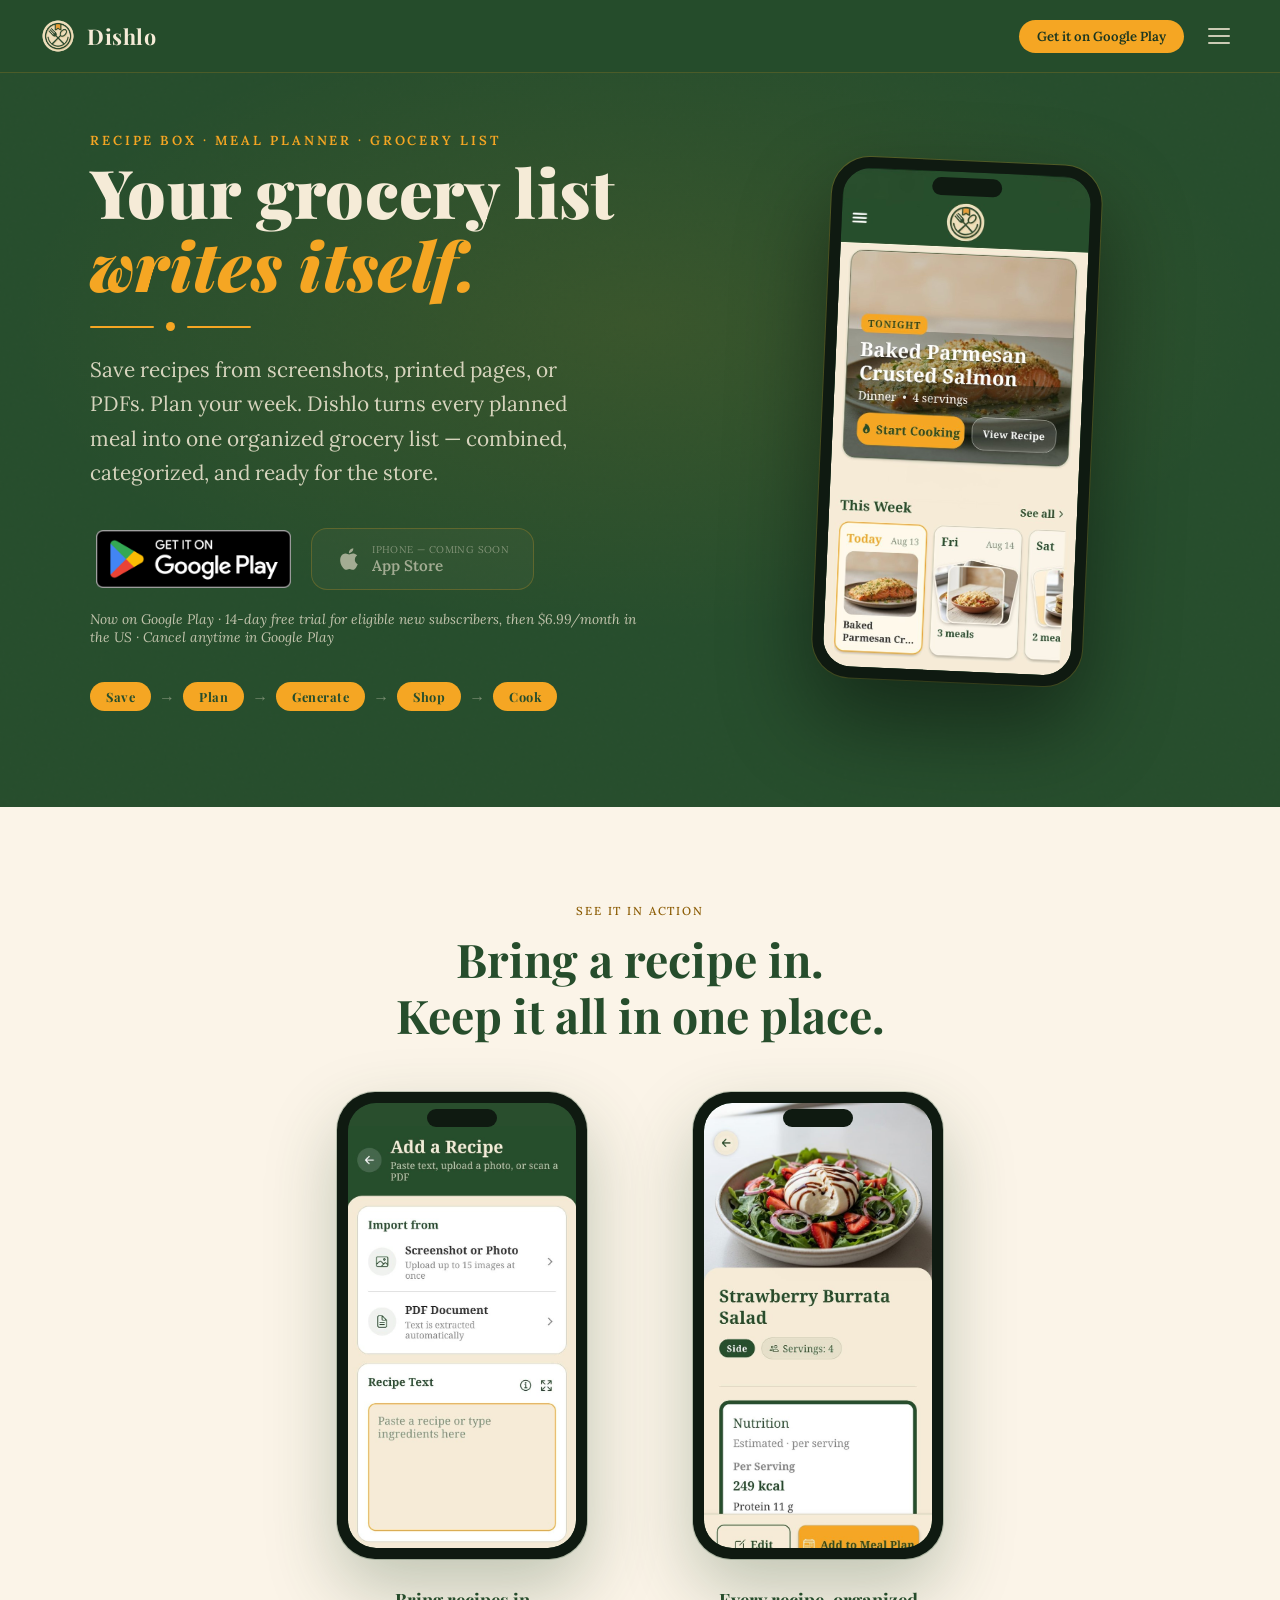
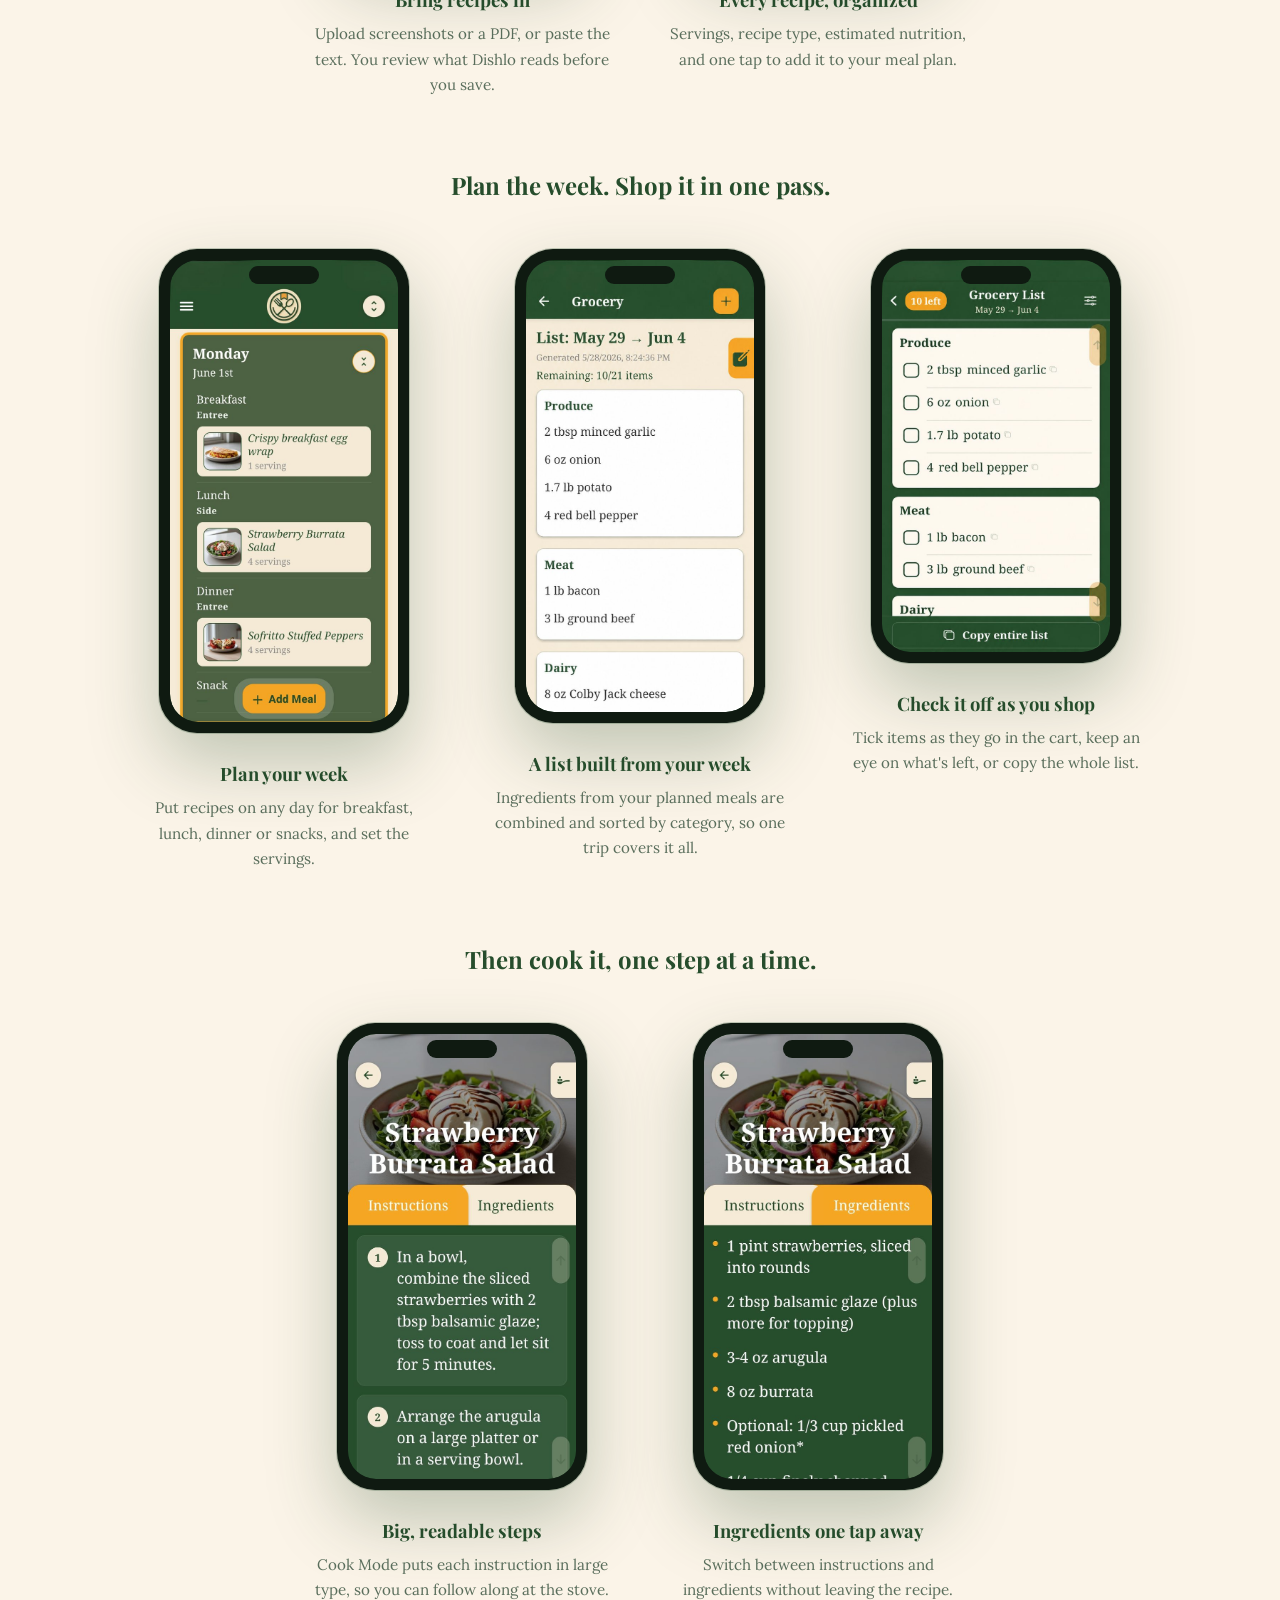
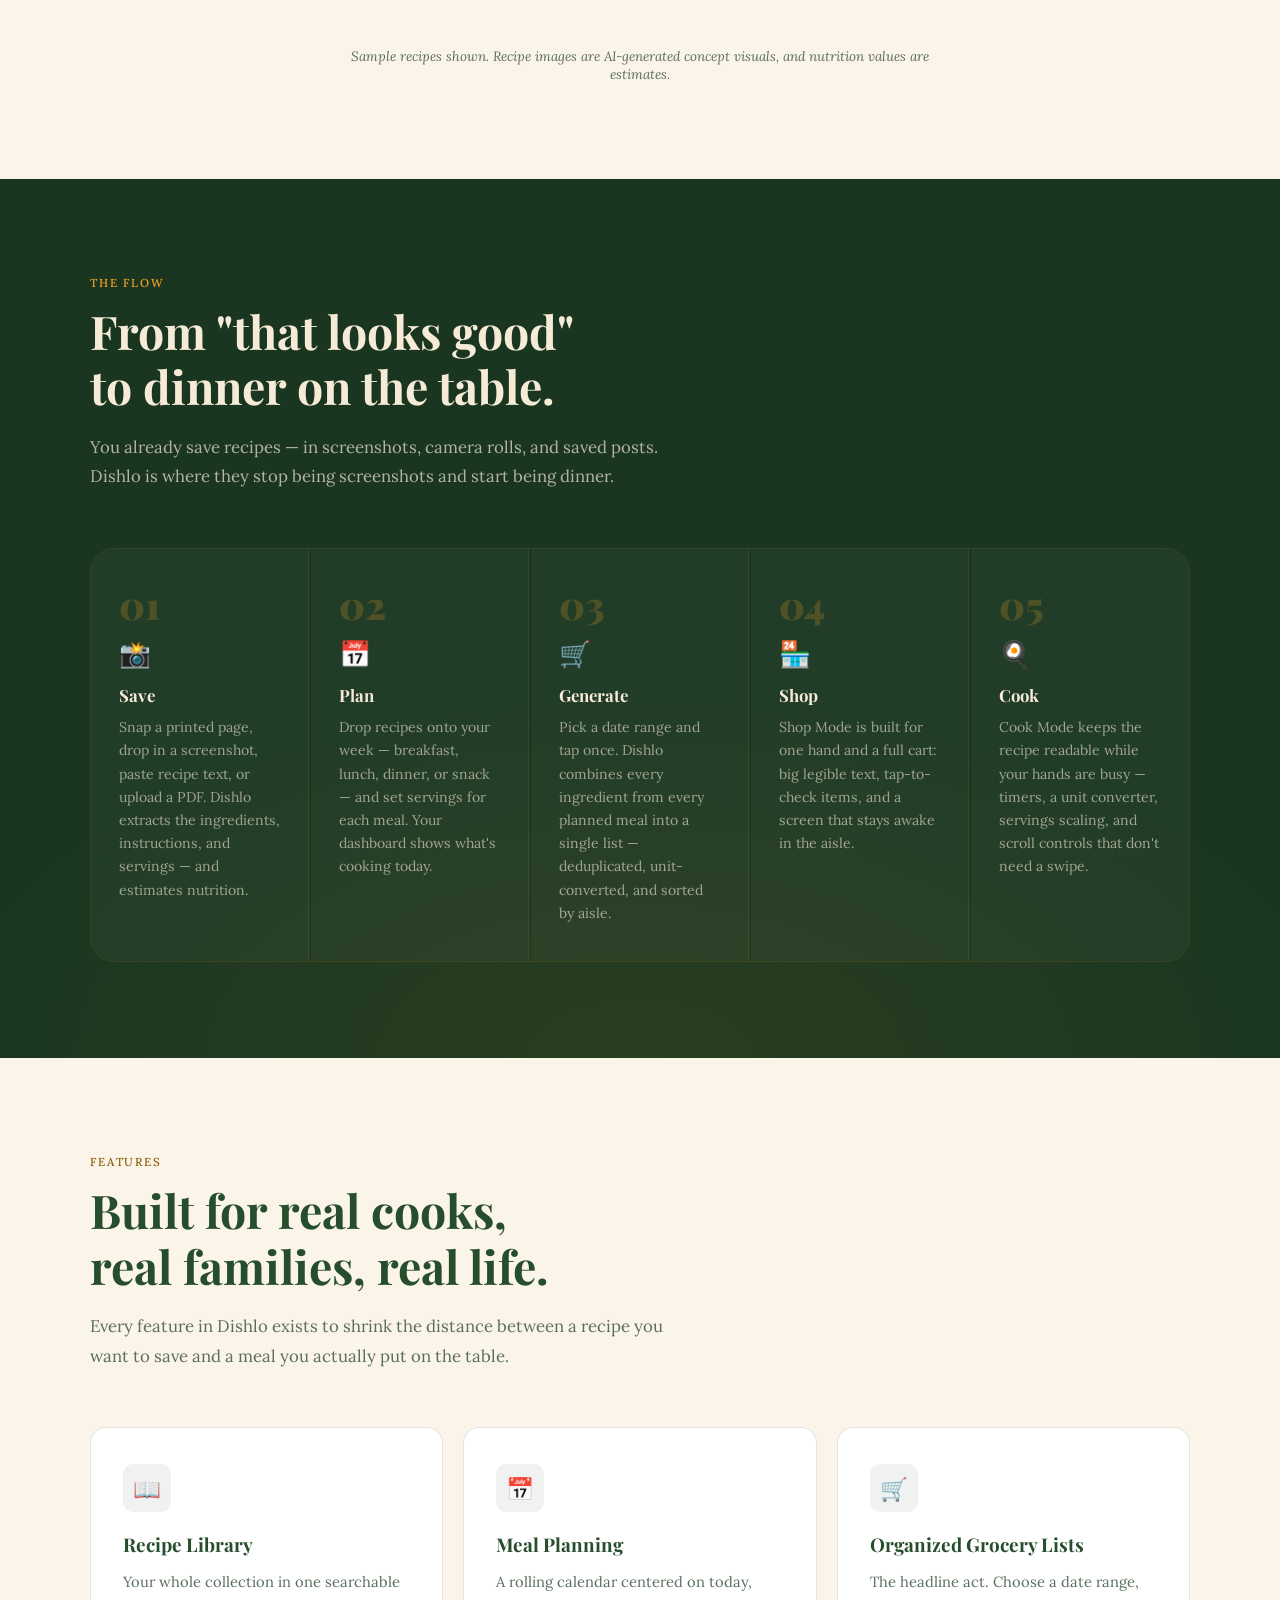
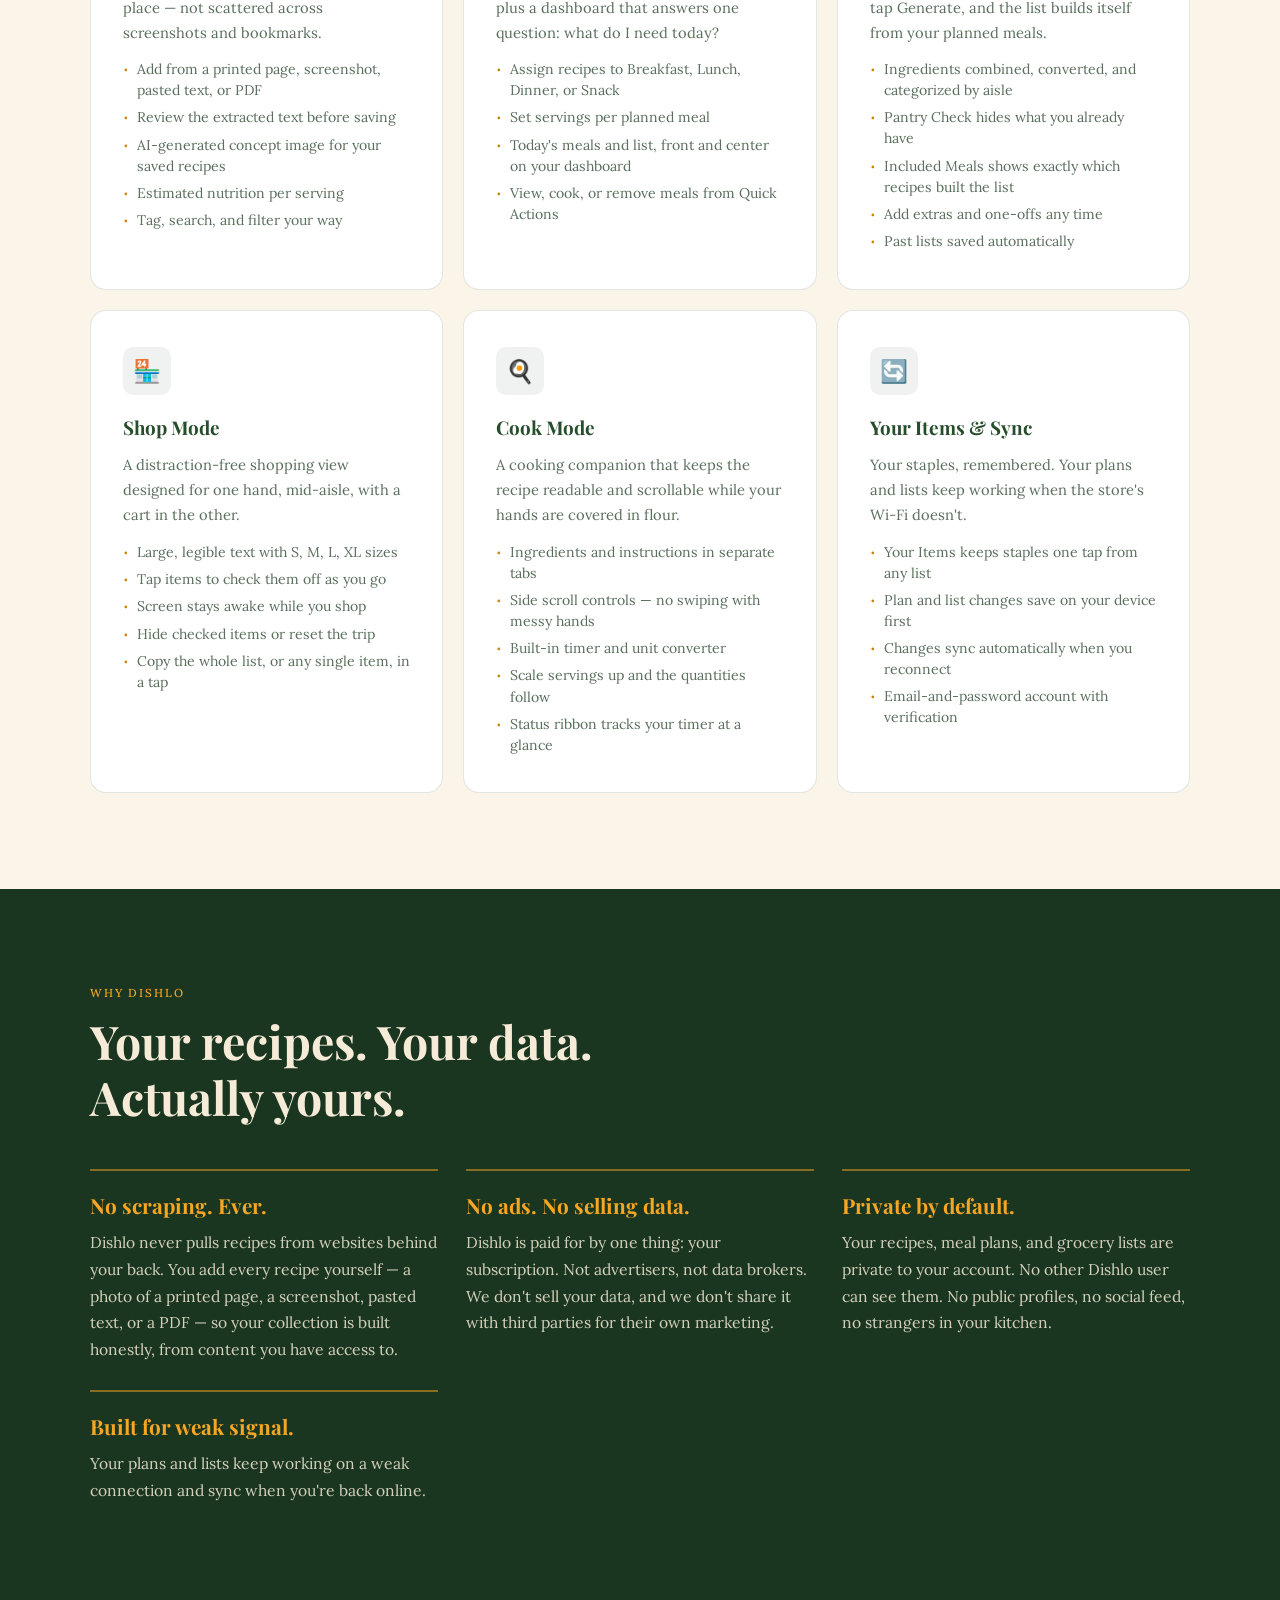
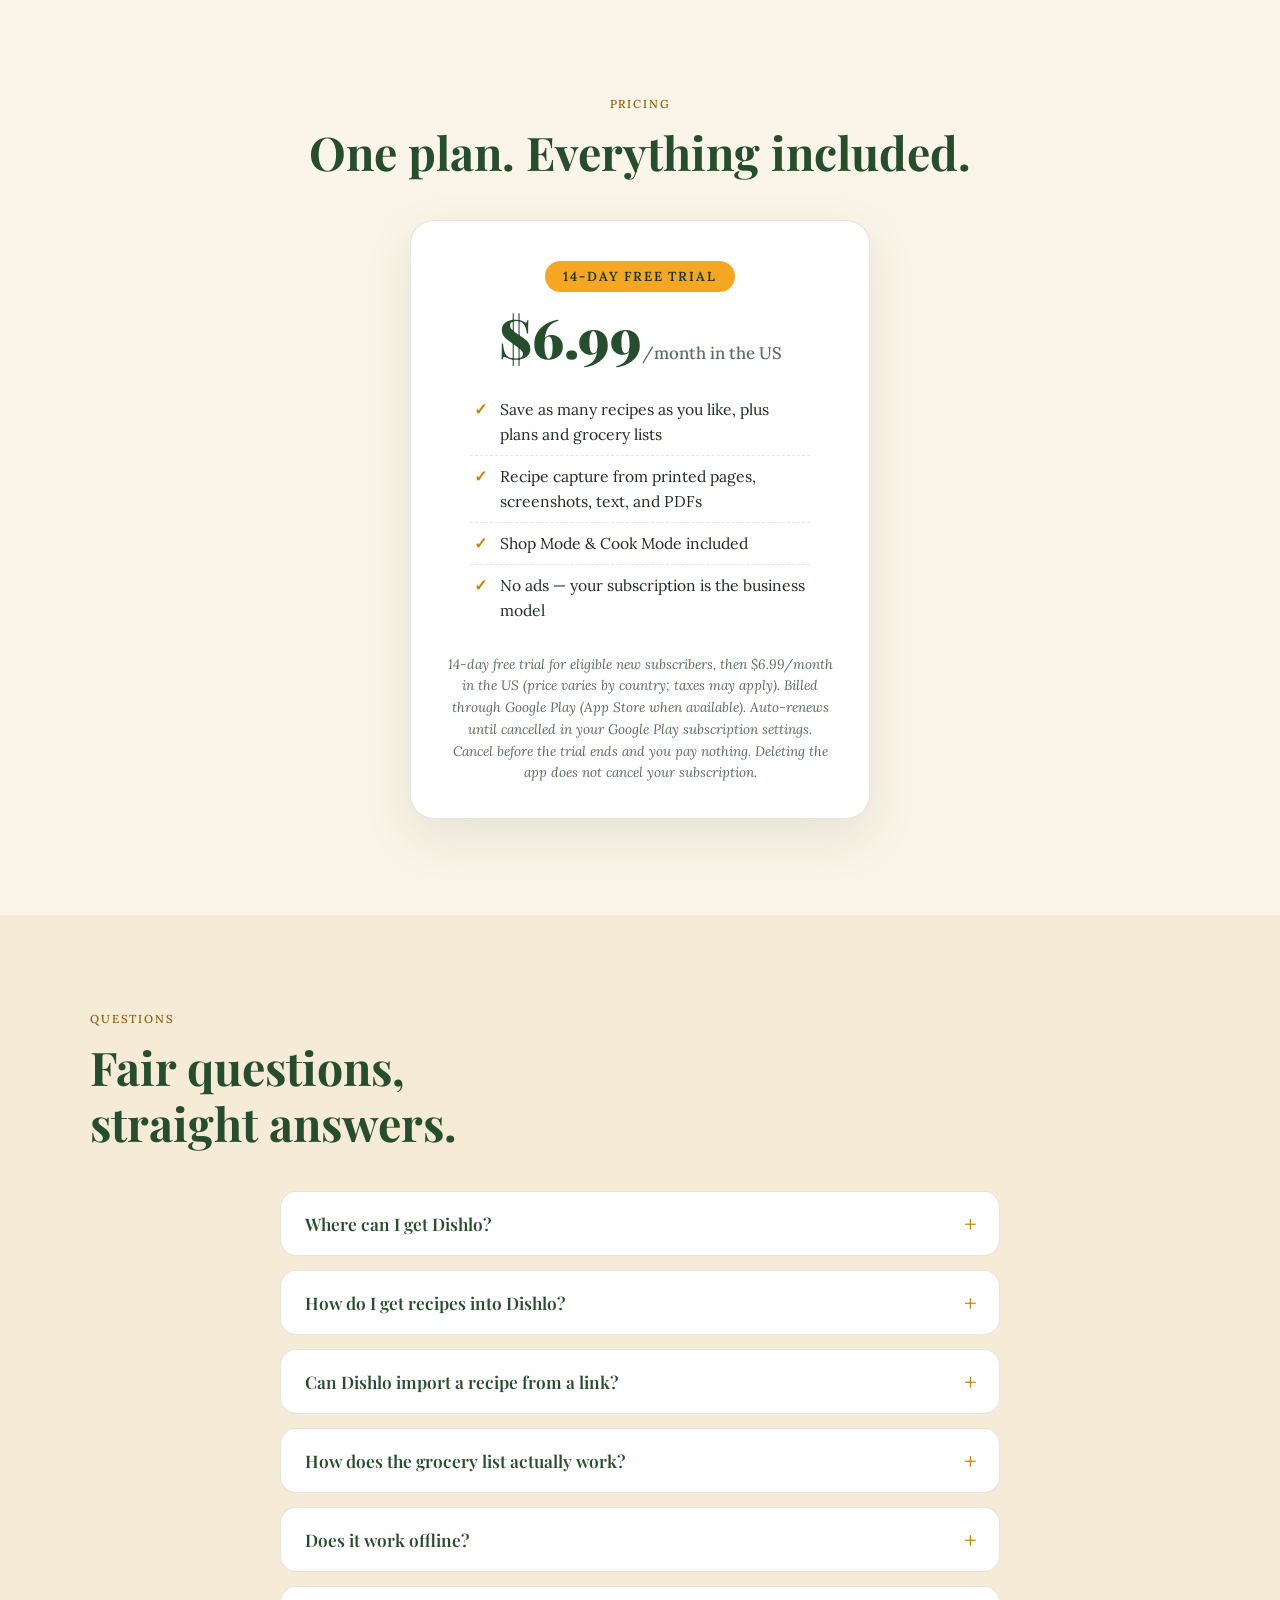
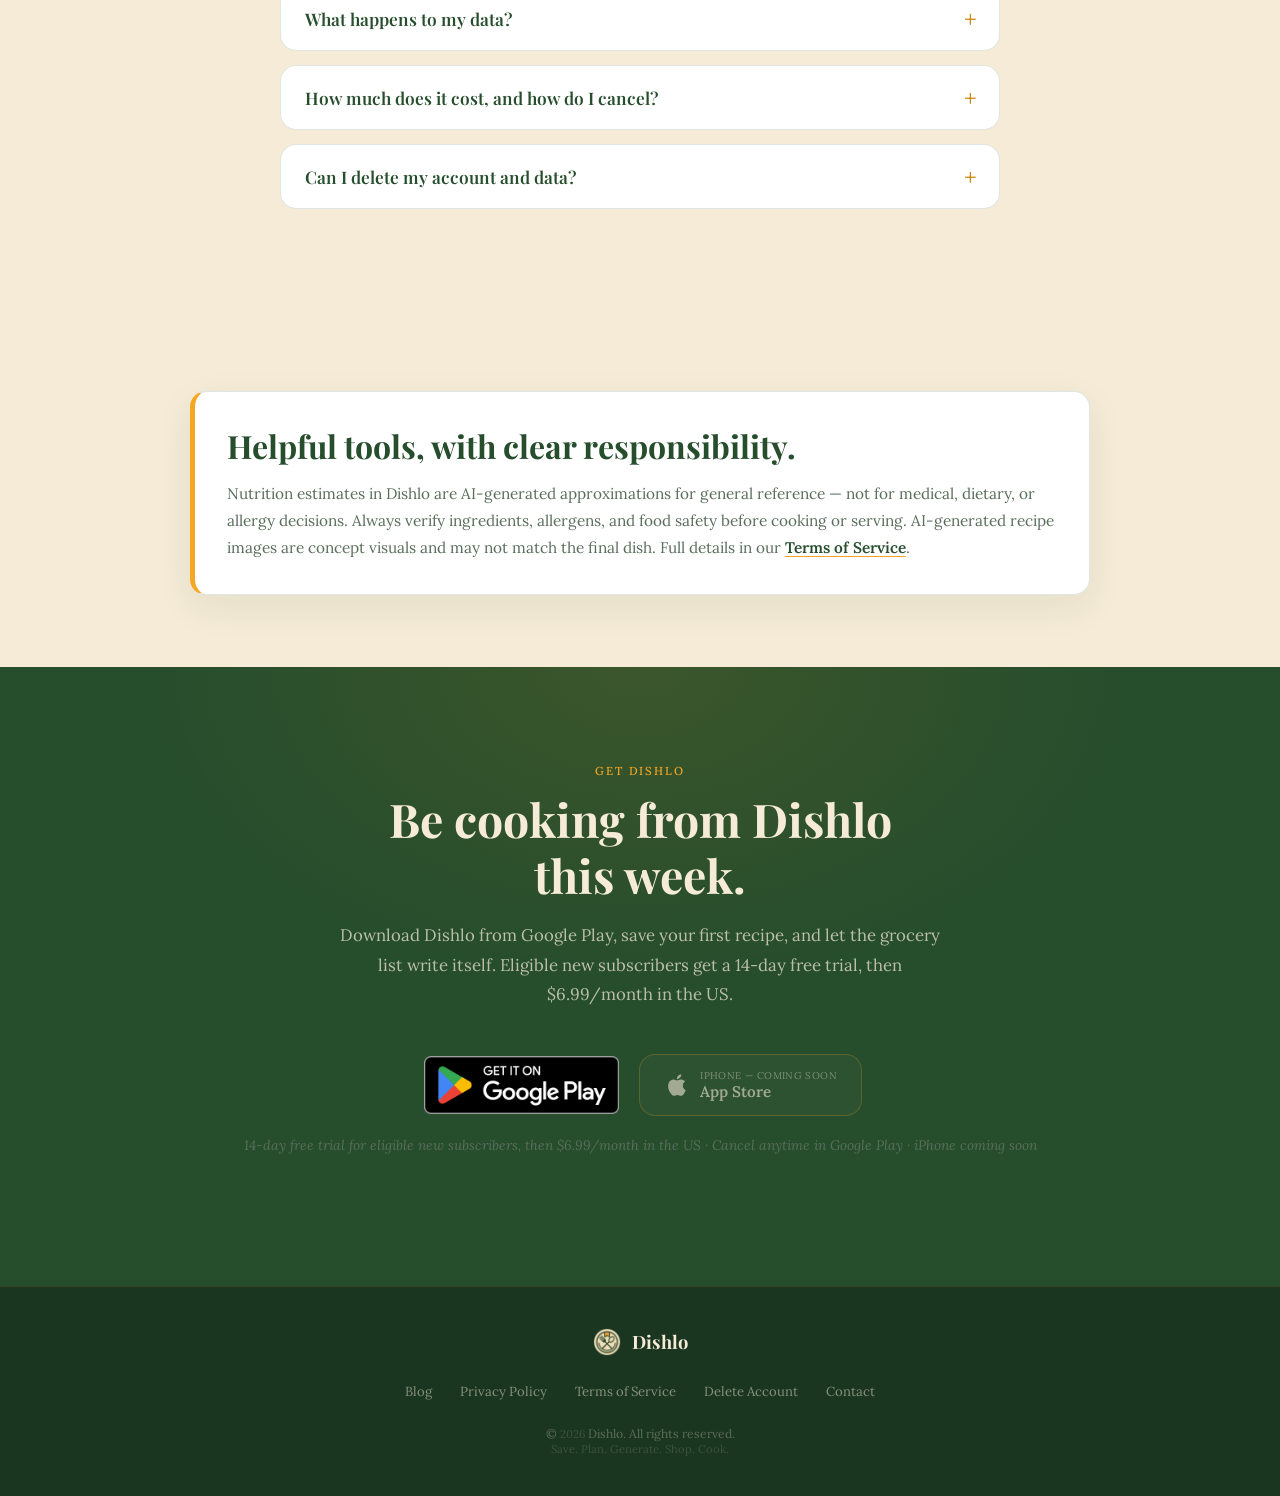
<file: index.html>
<!DOCTYPE html>
<html lang="en">
<head>
  <meta charset="UTF-8" />
  <meta name="viewport" content="width=device-width, initial-scale=1.0" />

  <title>Dishlo — Save recipes. Plan meals. Your grocery list writes itself.</title>
  <meta name="description" content="Dishlo turns the recipes you save into a weekly meal plan and one organized grocery list. Screenshot, snap a printed page, paste text, or upload a PDF. Now on Google Play — 14-day free trial for eligible new subscribers." />
  <meta name="theme-color" content="#264D2C" />
  <link rel="canonical" href="https://www.dishlo.com/" />

  <meta property="og:site_name" content="Dishlo" />
  <meta property="og:title" content="Dishlo — Your grocery list writes itself." />
  <meta property="og:description" content="Save recipes from screenshots, printed pages, or PDFs. Plan your week. Dishlo builds your grocery list automatically. Now on Google Play." />
  <meta property="og:type" content="website" />
  <meta property="og:url" content="https://www.dishlo.com/" />
  <meta property="og:image" content="https://www.dishlo.com/assets/og-image.png" />
  <meta property="og:image:width" content="1200" />
  <meta property="og:image:height" content="630" />
  <meta name="twitter:card" content="summary_large_image" />
  <meta name="twitter:title" content="Dishlo — Your grocery list writes itself." />
  <meta name="twitter:description" content="Save recipes. Plan meals. One organized grocery list. Now on Google Play." />
  <meta name="twitter:image" content="https://www.dishlo.com/assets/og-image.png" />

  <link rel="icon" type="image/png" href="./assets/Dishlo-logo.png" />
  <link rel="apple-touch-icon" href="./assets/Dishlo-logo.png" />
  <link rel="preconnect" href="https://fonts.googleapis.com" />
  <link rel="preconnect" href="https://fonts.gstatic.com" crossorigin />
  <link href="https://fonts.googleapis.com/css2?family=Playfair+Display:ital,wght@0,400;0,600;0,700;0,900;1,400;1,600&family=Lora:ital,wght@0,400;0,500;0,600;1,400&display=swap" rel="stylesheet" />
  <link rel="stylesheet" href="./styles.css" />

  <script type="application/ld+json">
  {
    "@context": "https://schema.org",
    "@graph": [
      {
        "@type": "MobileApplication",
        "name": "Dishlo",
        "operatingSystem": "ANDROID",
        "applicationCategory": "LifestyleApplication",
        "description": "Save recipes, plan meals, and generate grocery lists automatically from your meal plan.",
        "url": "https://www.dishlo.com/",
        "installUrl": "https://play.google.com/store/apps/details?id=com.jpaulcicero.dishloapp",
        "image": "https://www.dishlo.com/assets/Dishlo-logo.png",
        "offers": {
          "@type": "Offer",
          "price": "6.99",
          "priceCurrency": "USD",
          "description": "US price. Monthly subscription; 14-day free trial for eligible new subscribers. Pricing varies by country."
        },
        "publisher": { "@type": "Organization", "name": "Cicero Holdings LLC" }
      },
      {
        "@type": "FAQPage",
        "mainEntity": [
          { "@type": "Question", "name": "Where can I get Dishlo?", "acceptedAnswer": { "@type": "Answer", "text": "Dishlo is available now on Google Play for Android. An iPhone version is planned." } },
          { "@type": "Question", "name": "How much does Dishlo cost?", "acceptedAnswer": { "@type": "Answer", "text": "In the US, Dishlo is $6.99 per month after a 14-day free trial for eligible new subscribers. Pricing varies by country and taxes may apply. Cancel before the trial ends and you pay nothing." } },
          { "@type": "Question", "name": "Can Dishlo import a recipe from a link?", "acceptedAnswer": { "@type": "Answer", "text": "No, and that is deliberate. Dishlo does not scrape websites. You add recipes yourself from a photo of a printed page, a screenshot, pasted text, or a PDF." } },
          { "@type": "Question", "name": "Does Dishlo work offline?", "acceptedAnswer": { "@type": "Answer", "text": "Dishlo is built to keep working on a weak connection: plan and grocery-list changes save on your device and sync when you reconnect. Adding a new recipe needs an internet connection." } }
        ]
      }
    ]
  }
  </script>
</head>

<body>
  <nav class="home-nav">
    <a class="nav-logo" href="./index.html">
      <img src="./assets/Dishlo-logo.png" alt="Dishlo logo" />
      <span>Dishlo</span>
    </a>

    <div class="nav-right">
      <a class="nav-cta" href="https://play.google.com/store/apps/details?id=com.jpaulcicero.dishloapp&amp;referrer=utm_source%3Dwebsite%26utm_medium%3Dnav" rel="noopener">Get it on Google Play</a>

      <div class="nav-menu">
        <button class="nav-menu-btn" id="menuBtn" aria-label="Open navigation menu" aria-expanded="false">
          <span></span>
          <span></span>
          <span></span>
        </button>

        <div class="nav-dropdown" id="menuDropdown">
          <a href="./index.html" class="nav-active">Home</a>
          <a href="#how">How it works</a>
          <a href="#features">Features</a>
          <a href="#pricing">Pricing</a>
          <a href="#faq">FAQ</a>
          <a href="./blog/">Blog</a>
          <a href="./privacy.html">Privacy Policy</a>
          <a href="./terms.html">Terms of Service</a>
        </div>
      </div>
    </div>
  </nav>

  <header class="hero">
    <div class="hero-inner">
      <div class="hero-copy">
        <p class="hero-eyebrow">Recipe box &middot; Meal planner &middot; Grocery list</p>

        <h1 class="hero-headline">Your grocery list<br /><em>writes itself.</em></h1>

        <div class="hero-divider">
          <div class="hero-divider-line"></div>
          <div class="hero-divider-dot"></div>
          <div class="hero-divider-line"></div>
        </div>

        <p class="hero-tagline">
          Save recipes from screenshots, printed pages, or PDFs. Plan your week.
          Dishlo turns every planned meal into one organized grocery list —
          combined, categorized, and ready for the store.
        </p>

        <div class="hero-cta">
          <div class="store-btns">
          <a class="play-badge" href="https://play.google.com/store/apps/details?id=com.jpaulcicero.dishloapp&amp;referrer=utm_source%3Dwebsite%26utm_medium%3Dhero" rel="noopener">
            <img src="./assets/google-play-badge.png" width="478" height="142" alt="Get it on Google Play" />
          </a>
          <div class="store-btn is-soon" aria-disabled="true">
            <svg width="26" height="26" viewBox="0 0 24 24" fill="currentColor" aria-hidden="true">
            <path d="M18.71 19.5c-.83 1.24-1.71 2.45-3.05 2.47-1.34.03-1.77-.79-3.29-.79-1.53 0-2 .77-3.27.82-1.31.05-2.3-1.32-3.14-2.53C4.25 17 2.94 12.45 4.7 9.39c.87-1.52 2.43-2.48 4.12-2.51 1.28-.02 2.5.87 3.29.87.78 0 2.26-1.07 3.8-.91.65.03 2.47.26 3.64 1.98-.09.06-2.17 1.28-2.15 3.81.03 3.02 2.65 4.03 2.68 4.04-.03.07-.42 1.44-1.38 2.83M13 3.5c.73-.83 1.94-1.46 2.94-1.5.13 1.17-.34 2.35-1.04 3.19-.69.85-1.83 1.51-2.95 1.42-.15-1.15.41-2.35 1.05-3.11z"/>
          </svg>
            <div class="store-btn-inner">
              <small>iPhone — coming soon</small>
              <strong>App Store</strong>
            </div>
          </div>
        </div>
          <span class="hero-cta-note">Now on Google Play &middot; 14-day free trial for eligible new subscribers, then $6.99/month in the US &middot; Cancel anytime in Google Play</span>
        </div>

        <div class="hero-flow" aria-label="How Dishlo works, in five steps">
          <span class="flow-chip">Save</span>
          <span class="flow-arrow">→</span>
          <span class="flow-chip">Plan</span>
          <span class="flow-arrow">→</span>
          <span class="flow-chip">Generate</span>
          <span class="flow-arrow">→</span>
          <span class="flow-chip">Shop</span>
          <span class="flow-arrow">→</span>
          <span class="flow-chip">Cook</span>
        </div>
      </div>

      <div class="hero-visual">
        <div class="phone">
          <div class="phone-notch"></div>
          <div class="phone-screen has-shot">
            <img src="./assets/app-dashboard.jpg" width="640" height="1287" fetchpriority="high"
                 alt="The Dishlo dashboard: tonight's planned dinner with Start Cooking and View Recipe buttons, and a week-at-a-glance strip." />
          </div>
        </div>
      </div>
    </div>
  </header>

  <section class="shots-section" id="see-it">
    <div class="container">
      <div class="section-label reveal">See it in action</div>

      <h2 class="section-title reveal reveal-delay-1">
        Bring a recipe in.<br />
        Keep it all in one place.
      </h2>

      <div class="shots-grid reveal reveal-delay-2">
        <figure class="shot">
          <div class="phone flat">
            <div class="phone-notch"></div>
            <div class="phone-screen has-shot">
              <img src="./assets/app-add-recipe.jpg" width="640" height="1239" loading="lazy"
                   alt="The Add a Recipe screen with options to upload screenshots or a PDF, or paste recipe text." />
            </div>
          </div>
          <figcaption>
            <strong>Bring recipes in</strong>
            Upload screenshots or a PDF, or paste the text. You review what Dishlo reads before you save.
          </figcaption>
        </figure>

        <figure class="shot">
          <div class="phone flat">
            <div class="phone-notch"></div>
            <div class="phone-screen has-shot">
              <img src="./assets/app-recipe.jpg" width="640" height="1299" loading="lazy"
                   alt="A saved recipe showing servings, recipe type, an estimated nutrition panel, and an Add to Meal Plan button." />
            </div>
          </div>
          <figcaption>
            <strong>Every recipe, organized</strong>
            Servings, recipe type, estimated nutrition, and one tap to add it to your meal plan.
          </figcaption>
        </figure>
      </div>

      <h3 class="shots-sub reveal">Plan the week. Shop it in one pass.</h3>

      <div class="shots-grid shots-grid-2 reveal">
        <figure class="shot">
          <div class="phone flat">
            <div class="phone-notch"></div>
            <div class="phone-screen has-shot">
              <img src="./assets/app-meal-plan.jpg" width="640" height="1298" loading="lazy"
                   alt="The weekly meal planner showing Monday with breakfast, lunch, dinner and snack slots, each with a recipe photo and serving count." />
            </div>
          </div>
          <figcaption>
            <strong>Plan your week</strong>
            Put recipes on any day for breakfast, lunch, dinner or snacks, and set the servings.
          </figcaption>
        </figure>

        <figure class="shot">
          <div class="phone flat">
            <div class="phone-notch"></div>
            <div class="phone-screen has-shot">
              <img src="./assets/app-grocery-list.jpg" width="640" height="1270" loading="lazy"
                   alt="A weekly grocery list grouped into Produce, Meat and Dairy, with a count of items remaining." />
            </div>
          </div>
          <figcaption>
            <strong>A list built from your week</strong>
            Ingredients from your planned meals are combined and sorted by category, so one trip covers it all.
          </figcaption>
        </figure>

        <figure class="shot">
          <div class="phone flat">
            <div class="phone-notch"></div>
            <div class="phone-screen has-shot">
              <img src="./assets/app-shop-mode.jpg" width="640" height="1100" loading="lazy"
                   alt="The shopping checklist with check boxes beside each item, an items-left counter, and a Copy entire list button." />
            </div>
          </div>
          <figcaption>
            <strong>Check it off as you shop</strong>
            Tick items as they go in the cart, keep an eye on what's left, or copy the whole list.
          </figcaption>
        </figure>
      </div>

      <h3 class="shots-sub reveal">Then cook it, one step at a time.</h3>

      <div class="shots-grid reveal">
        <figure class="shot">
          <div class="phone flat">
            <div class="phone-notch"></div>
            <div class="phone-screen has-shot">
              <img src="./assets/app-cook-steps.jpg" width="640" height="1298" loading="lazy"
                   alt="Cook Mode showing large, easy-to-read numbered instructions for a recipe." />
            </div>
          </div>
          <figcaption>
            <strong>Big, readable steps</strong>
            Cook Mode puts each instruction in large type, so you can follow along at the stove.
          </figcaption>
        </figure>

        <figure class="shot">
          <div class="phone flat">
            <div class="phone-notch"></div>
            <div class="phone-screen has-shot">
              <img src="./assets/app-cook-ingredients.jpg" width="640" height="1298" loading="lazy"
                   alt="Cook Mode ingredients tab listing each ingredient with its amount." />
            </div>
          </div>
          <figcaption>
            <strong>Ingredients one tap away</strong>
            Switch between instructions and ingredients without leaving the recipe.
          </figcaption>
        </figure>
      </div>

      <p class="shots-note reveal">
        Sample recipes shown. Recipe images are AI-generated concept visuals, and nutrition values are estimates.
      </p>
    </div>
  </section>

  <section class="how-section" id="how">
    <div class="container">
      <div class="section-label reveal">The Flow</div>

      <h2 class="section-title reveal reveal-delay-1">
        From "that looks good"<br />
        to dinner on the table.
      </h2>

      <p class="section-body reveal reveal-delay-2">
        You already save recipes — in screenshots, camera rolls, and saved posts.
        Dishlo is where they stop being screenshots and start being dinner.
      </p>

      <div class="steps-grid reveal reveal-delay-3">
        <div class="step">
          <div class="step-num">01</div>
          <div class="step-icon">📸</div>
          <div class="step-title">Save</div>
          <p class="step-desc">
            Snap a printed page, drop in a screenshot, paste recipe text, or upload a PDF.
            Dishlo extracts the ingredients, instructions, and servings — and estimates nutrition.
          </p>
        </div>

        <div class="step">
          <div class="step-num">02</div>
          <div class="step-icon">📅</div>
          <div class="step-title">Plan</div>
          <p class="step-desc">
            Drop recipes onto your week — breakfast, lunch, dinner, or snack —
            and set servings for each meal. Your dashboard shows what's cooking today.
          </p>
        </div>

        <div class="step">
          <div class="step-num">03</div>
          <div class="step-icon">🛒</div>
          <div class="step-title">Generate</div>
          <p class="step-desc">
            Pick a date range and tap once. Dishlo combines every ingredient from every
            planned meal into a single list — deduplicated, unit-converted, and sorted by aisle.
          </p>
        </div>

        <div class="step">
          <div class="step-num">04</div>
          <div class="step-icon">🏪</div>
          <div class="step-title">Shop</div>
          <p class="step-desc">
            Shop Mode is built for one hand and a full cart: big legible text,
            tap-to-check items, and a screen that stays awake in the aisle.
          </p>
        </div>

        <div class="step">
          <div class="step-num">05</div>
          <div class="step-icon">🍳</div>
          <div class="step-title">Cook</div>
          <p class="step-desc">
            Cook Mode keeps the recipe readable while your hands are busy — timers,
            a unit converter, servings scaling, and scroll controls that don't need a swipe.
          </p>
        </div>
      </div>
    </div>
  </section>

  <section class="features-section" id="features">
    <div class="container">
      <div class="section-label reveal">Features</div>

      <h2 class="section-title reveal reveal-delay-1">
        Built for real cooks,<br />
        real families, real life.
      </h2>

      <p class="section-body reveal reveal-delay-2">
        Every feature in Dishlo exists to shrink the distance between a recipe
        you want to save and a meal you actually put on the table.
      </p>

      <div class="features-grid">
        <div class="feature-card reveal reveal-delay-1">
          <div class="feature-icon">📖</div>
          <div class="feature-title">Recipe Library</div>
          <p class="feature-desc">
            Your whole collection in one searchable place — not scattered across
            screenshots and bookmarks.
          </p>
          <div class="feature-bullets">
            <div class="feature-bullet">Add from a printed page, screenshot, pasted text, or PDF</div>
            <div class="feature-bullet">Review the extracted text before saving</div>
            <div class="feature-bullet">AI-generated concept image for your saved recipes</div>
            <div class="feature-bullet">Estimated nutrition per serving</div>
            <div class="feature-bullet">Tag, search, and filter your way</div>
          </div>
        </div>

        <div class="feature-card reveal reveal-delay-2">
          <div class="feature-icon">📅</div>
          <div class="feature-title">Meal Planning</div>
          <p class="feature-desc">
            A rolling calendar centered on today, plus a dashboard that answers
            one question: what do I need today?
          </p>
          <div class="feature-bullets">
            <div class="feature-bullet">Assign recipes to Breakfast, Lunch, Dinner, or Snack</div>
            <div class="feature-bullet">Set servings per planned meal</div>
            <div class="feature-bullet">Today's meals and list, front and center on your dashboard</div>
            <div class="feature-bullet">View, cook, or remove meals from Quick Actions</div>
          </div>
        </div>

        <div class="feature-card reveal reveal-delay-3">
          <div class="feature-icon">🛒</div>
          <div class="feature-title">Organized Grocery Lists</div>
          <p class="feature-desc">
            The headline act. Choose a date range, tap Generate, and the list
            builds itself from your planned meals.
          </p>
          <div class="feature-bullets">
            <div class="feature-bullet">Ingredients combined, converted, and categorized by aisle</div>
            <div class="feature-bullet">Pantry Check hides what you already have</div>
            <div class="feature-bullet">Included Meals shows exactly which recipes built the list</div>
            <div class="feature-bullet">Add extras and one-offs any time</div>
            <div class="feature-bullet">Past lists saved automatically</div>
          </div>
        </div>

        <div class="feature-card reveal reveal-delay-1">
          <div class="feature-icon">🏪</div>
          <div class="feature-title">Shop Mode</div>
          <p class="feature-desc">
            A distraction-free shopping view designed for one hand, mid-aisle,
            with a cart in the other.
          </p>
          <div class="feature-bullets">
            <div class="feature-bullet">Large, legible text with S, M, L, XL sizes</div>
            <div class="feature-bullet">Tap items to check them off as you go</div>
            <div class="feature-bullet">Screen stays awake while you shop</div>
            <div class="feature-bullet">Hide checked items or reset the trip</div>
            <div class="feature-bullet">Copy the whole list, or any single item, in a tap</div>
          </div>
        </div>

        <div class="feature-card reveal reveal-delay-2">
          <div class="feature-icon">🍳</div>
          <div class="feature-title">Cook Mode</div>
          <p class="feature-desc">
            A cooking companion that keeps the recipe readable and scrollable
            while your hands are covered in flour.
          </p>
          <div class="feature-bullets">
            <div class="feature-bullet">Ingredients and instructions in separate tabs</div>
            <div class="feature-bullet">Side scroll controls — no swiping with messy hands</div>
            <div class="feature-bullet">Built-in timer and unit converter</div>
            <div class="feature-bullet">Scale servings up and the quantities follow</div>
            <div class="feature-bullet">Status ribbon tracks your timer at a glance</div>
          </div>
        </div>

        <div class="feature-card reveal reveal-delay-3">
          <div class="feature-icon">🔄</div>
          <div class="feature-title">Your Items &amp; Sync</div>
          <p class="feature-desc">
            Your staples, remembered. Your plans and lists keep working
            when the store's Wi-Fi doesn't.
          </p>
          <div class="feature-bullets">
            <div class="feature-bullet">Your Items keeps staples one tap from any list</div>
            <div class="feature-bullet">Plan and list changes save on your device first</div>
            <div class="feature-bullet">Changes sync automatically when you reconnect</div>
            <div class="feature-bullet">Email-and-password account with verification</div>
          </div>
        </div>
      </div>
    </div>
  </section>

  <section class="trust-section">
    <div class="container">
      <div class="section-label section-label-light reveal">Why Dishlo</div>

      <h2 class="section-title section-title-light reveal reveal-delay-1">
        Your recipes. Your data.<br />
        Actually yours.
      </h2>

      <div class="trust-grid reveal reveal-delay-2">
        <div class="trust-item">
          <div class="trust-title">No scraping. Ever.</div>
          <p>
            Dishlo never pulls recipes from websites behind your back. You add every recipe
            yourself — a photo of a printed page, a screenshot, pasted text, or a PDF — so your collection is
            built honestly, from content you have access to.
          </p>
        </div>

        <div class="trust-item">
          <div class="trust-title">No ads. No selling data.</div>
          <p>
            Dishlo is paid for by one thing: your subscription. Not advertisers,
            not data brokers. We don't sell your data, and we don't share it with
            third parties for their own marketing.
          </p>
        </div>

        <div class="trust-item">
          <div class="trust-title">Private by default.</div>
          <p>
            Your recipes, meal plans, and grocery lists are private to your account.
            No other Dishlo user can see them. No public profiles, no social feed, no strangers in your kitchen.
          </p>
        </div>

        <div class="trust-item">
          <div class="trust-title">Built for weak signal.</div>
          <p>
            Your plans and lists keep working on a weak connection and sync when
            you're back online.
          </p>
        </div>
      </div>
    </div>
  </section>

  <section class="pricing-section" id="pricing">
    <div class="container">
      <div class="section-label reveal">Pricing</div>

      <h2 class="section-title reveal reveal-delay-1">
        One plan. Everything included.
      </h2>

      <div class="pricing-card reveal reveal-delay-2">
        <div class="pricing-trial">14-day free trial</div>
        <div class="pricing-price">$6.99<span>/month in the US</span></div>
        <ul class="pricing-list">
          <li>Save as many recipes as you like, plus plans and grocery lists</li>
          <li>Recipe capture from printed pages, screenshots, text, and PDFs</li>
          <li>Shop Mode &amp; Cook Mode included</li>
          <li>No ads — your subscription is the business model</li>
        </ul>
        <p class="pricing-fine">
          14-day free trial for eligible new subscribers, then $6.99/month in the US
          (price varies by country; taxes may apply). Billed through Google Play
          (App Store when available). Auto-renews until cancelled in your Google Play
          subscription settings. Cancel before the trial ends and you pay nothing.
          Deleting the app does not cancel your subscription.
        </p>
      </div>
    </div>
  </section>

  <section class="faq-section" id="faq">
    <div class="container">
      <div class="section-label reveal">Questions</div>

      <h2 class="section-title reveal reveal-delay-1">
        Fair questions,<br />straight answers.
      </h2>

      <div class="faq-list reveal reveal-delay-2">
        <details class="faq-item">
          <summary>Where can I get Dishlo?</summary>
          <p>
            Dishlo is live on
            <a href="https://play.google.com/store/apps/details?id=com.jpaulcicero.dishloapp&amp;referrer=utm_source%3Dwebsite%26utm_medium%3Dfaq" rel="noopener">Google Play</a> for Android.
            An iPhone version is planned —
            <a href="mailto:dishlo.app@gmail.com?subject=Notify%20me%20when%20Dishlo%20is%20on%20iPhone&amp;body=Please%20let%20me%20know%20when%20Dishlo%20is%20available%20on%20iPhone.">email us</a>
            and we'll let you know when it arrives.
          </p>
        </details>

        <details class="faq-item">
          <summary>How do I get recipes into Dishlo?</summary>
          <p>
            Four ways: snap a photo of a printed cookbook page, add a screenshot from your camera
            roll, paste recipe text, or upload a PDF. Dishlo reads it, extracts the ingredients
            and instructions, and puts the extracted text in front of you to review before
            you save. You can edit the recipe afterward. Dishlo reads printed text and can’t
            reliably read handwriting, so for handwritten recipes, type or paste the text.
          </p>
        </details>

        <details class="faq-item">
          <summary>Can Dishlo import a recipe from a link?</summary>
          <p>
            No — and that's deliberate. Dishlo doesn't scrape websites or fetch content from
            URLs. Recipes belong to the people who wrote them, so you add the content yourself
            from sources you have access to. The URL field exists to credit and remember where
            a recipe came from.
          </p>
        </details>

        <details class="faq-item">
          <summary>How does the grocery list actually work?</summary>
          <p>
            You pick a date range and Dishlo gathers every ingredient from every meal planned
            in that range, combines duplicates, converts units so amounts add up properly, and
            sorts everything by store category. Pantry Check lets you hide things you already
            have before you head out.
          </p>
        </details>

        <details class="faq-item">
          <summary>Does it work offline?</summary>
          <p>
            Your plans and grocery lists keep working on a weak connection and sync
            automatically when you reconnect. Adding a new recipe needs a connection.
          </p>
        </details>

        <details class="faq-item">
          <summary>What happens to my data?</summary>
          <p>
            It stays yours. No ads, no selling data, and your content is private to your
            account. Read the plain-English details in our
            <a href="./privacy.html">Privacy Policy</a>.
          </p>
        </details>


        <details class="faq-item">
          <summary>How much does it cost, and how do I cancel?</summary>
          <p>
            In the US, Dishlo is $6.99 a month after a 14-day free trial for eligible new
            subscribers. Pricing varies by country and taxes may apply — Google Play shows
            your exact price before you subscribe. Cancel any time in your Google Play subscription settings — if you cancel before
            the trial ends, you pay nothing. Deleting the app does not cancel your subscription.
          </p>
        </details>

        <details class="faq-item">
          <summary>Can I delete my account and data?</summary>
          <p>
            Yes, any time — in the app under Account, or by email. See
            <a href="./delete-account.html">how to delete your account</a>.
          </p>
        </details>
      </div>
    </div>
  </section>

  <section class="disclaimer-section">
    <div class="disclaimer-card reveal">
      <h2>Helpful tools, with clear responsibility.</h2>
      <p>
        Nutrition estimates in Dishlo are AI-generated approximations for general reference —
        not for medical, dietary, or allergy decisions. Always verify ingredients, allergens,
        and food safety before cooking or serving. AI-generated recipe images are concept
        visuals and may not match the final dish. Full details in our
        <a href="./terms.html">Terms of Service</a>.
      </p>
    </div>
  </section>

  <section class="coming-section" id="get-dishlo">
    <div class="container">
      <div class="section-label reveal">Get Dishlo</div>

      <h2 class="section-title reveal reveal-delay-1">
        Be cooking from Dishlo<br />
        this week.
      </h2>

      <p class="section-body reveal reveal-delay-2">
        Download Dishlo from Google Play, save your first recipe,
        and let the grocery list write itself. Eligible new subscribers get a 14-day free trial, then $6.99/month in the US.
      </p>

      <div class="hero-cta reveal reveal-delay-3">
        <div class="store-btns">
          <a class="play-badge" href="https://play.google.com/store/apps/details?id=com.jpaulcicero.dishloapp&amp;referrer=utm_source%3Dwebsite%26utm_medium%3Dfooter" rel="noopener">
            <img src="./assets/google-play-badge.png" width="478" height="142" alt="Get it on Google Play" />
          </a>
          <div class="store-btn is-soon" aria-disabled="true">
            <svg width="26" height="26" viewBox="0 0 24 24" fill="currentColor" aria-hidden="true">
            <path d="M18.71 19.5c-.83 1.24-1.71 2.45-3.05 2.47-1.34.03-1.77-.79-3.29-.79-1.53 0-2 .77-3.27.82-1.31.05-2.3-1.32-3.14-2.53C4.25 17 2.94 12.45 4.7 9.39c.87-1.52 2.43-2.48 4.12-2.51 1.28-.02 2.5.87 3.29.87.78 0 2.26-1.07 3.8-.91.65.03 2.47.26 3.64 1.98-.09.06-2.17 1.28-2.15 3.81.03 3.02 2.65 4.03 2.68 4.04-.03.07-.42 1.44-1.38 2.83M13 3.5c.73-.83 1.94-1.46 2.94-1.5.13 1.17-.34 2.35-1.04 3.19-.69.85-1.83 1.51-2.95 1.42-.15-1.15.41-2.35 1.05-3.11z"/>
          </svg>
            <div class="store-btn-inner">
              <small>iPhone — coming soon</small>
              <strong>App Store</strong>
            </div>
          </div>
        </div>
        <span class="hero-cta-note">14-day free trial for eligible new subscribers, then $6.99/month in the US &middot; Cancel anytime in Google Play &middot; iPhone coming soon</span>
      </div>
    </div>
  </section>

  <footer>
    <div class="footer-logo">
      <img src="./assets/Dishlo-logo.png" alt="Dishlo" />
      <span>Dishlo</span>
    </div>

    <div class="footer-links">
      <a href="./blog/">Blog</a>
      <a href="./privacy.html">Privacy Policy</a>
      <a href="./terms.html">Terms of Service</a>
      <a href="./delete-account.html">Delete Account</a>
      <a href="mailto:dishlo.app@gmail.com">Contact</a>
    </div>

    <p class="footer-copy">
      &copy; <span id="year"></span> Dishlo. All rights reserved.<br />
      <span>Save. Plan. Generate. Shop. Cook.</span>
    </p>
  </footer>

  <div class="sticky-cta" id="stickyCta" aria-hidden="true">
    <span>Dishlo is on Google Play</span>
    <a class="sticky-cta-btn" href="https://play.google.com/store/apps/details?id=com.jpaulcicero.dishloapp&amp;referrer=utm_source%3Dwebsite%26utm_medium%3Dsticky" rel="noopener" tabindex="-1">Get the app</a>
  </div>

  <script>
    document.getElementById('year').textContent = new Date().getFullYear();

    const reveals = document.querySelectorAll('.reveal');
    const observer = new IntersectionObserver((entries) => {
      entries.forEach(entry => {
        if (entry.isIntersecting) entry.target.classList.add('visible');
      });
    }, { threshold: 0.1 });

    reveals.forEach(el => observer.observe(el));

    const menuBtn = document.getElementById('menuBtn');
    const menuDropdown = document.getElementById('menuDropdown');

    menuBtn.addEventListener('click', (e) => {
      e.stopPropagation();
      menuBtn.classList.toggle('open');
      menuDropdown.classList.toggle('open');
      menuBtn.setAttribute('aria-expanded', menuDropdown.classList.contains('open') ? 'true' : 'false');
    });

    menuDropdown.addEventListener('click', (e) => {
      if (e.target.tagName === 'A') {
        menuBtn.classList.remove('open');
        menuDropdown.classList.remove('open');
        menuBtn.setAttribute('aria-expanded', 'false');
      }
    });

    // Sticky mobile CTA: show after the hero, hide once the final CTA is on screen
    const sticky = document.getElementById('stickyCta');
    const hero = document.querySelector('.hero');
    const finalCta = document.getElementById('get-dishlo');
    let heroGone = false, finalSeen = false;
    function syncSticky() {
      const on = heroGone && !finalSeen;
      sticky.classList.toggle('show', on);
      sticky.setAttribute('aria-hidden', on ? 'false' : 'true');
      sticky.querySelector('a').tabIndex = on ? 0 : -1;
    }
    new IntersectionObserver(([en]) => { heroGone = !en.isIntersecting; syncSticky(); }).observe(hero);
    new IntersectionObserver(([en]) => { finalSeen = en.isIntersecting; syncSticky(); }, { threshold: 0.2 }).observe(finalCta);

    document.addEventListener('click', () => {
      menuBtn.classList.remove('open');
      menuDropdown.classList.remove('open');
      menuBtn.setAttribute('aria-expanded', 'false');
    });
  </script>
</body>
</html>
</file>
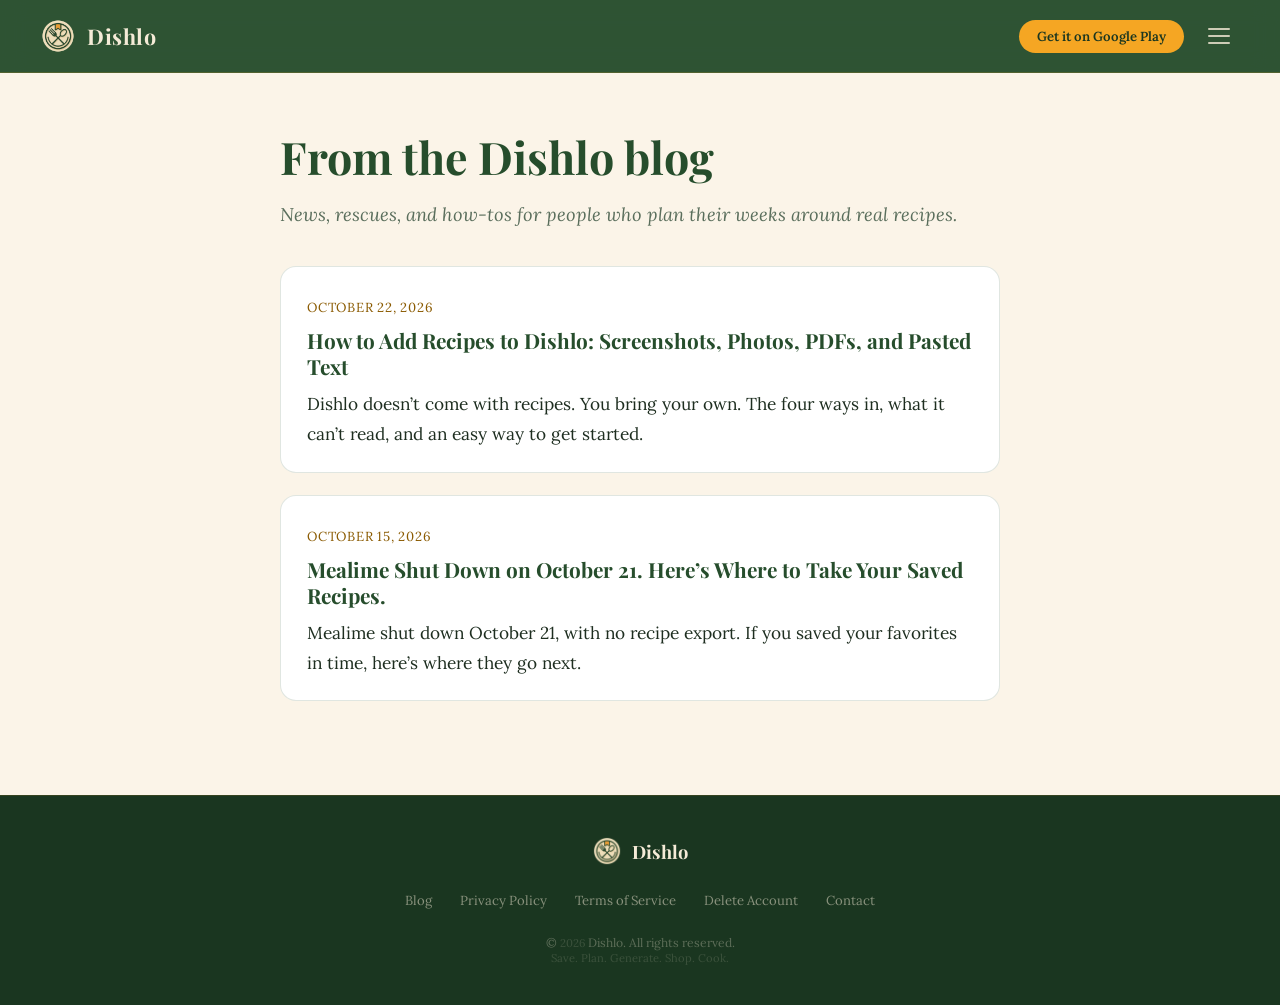
<file: blog/index.html>
<!DOCTYPE html>
<html lang="en">
<head>
  <meta charset="UTF-8" />
  <meta name="viewport" content="width=device-width, initial-scale=1.0" />

  <title>Blog | Dishlo</title>
  <meta name="description" content="News and how-tos from Dishlo, the meal-planning app where you save your own recipes, plan the week, and get one grocery list." />
  <meta name="theme-color" content="#264D2C" />
  <link rel="canonical" href="https://www.dishlo.com/blog/" />

  <meta property="og:site_name" content="Dishlo" />
  <meta property="og:title" content="Blog | Dishlo" />
  <meta property="og:description" content="News and how-tos from Dishlo, the meal-planning app where you save your own recipes, plan the week, and get one grocery list." />
  <meta property="og:type" content="website" />
  <meta property="og:url" content="https://www.dishlo.com/blog/" />
  <meta property="og:image" content="https://www.dishlo.com/assets/og-image.png" />
  <meta property="og:image:width" content="1200" />
  <meta property="og:image:height" content="630" />
  <meta name="twitter:card" content="summary_large_image" />
  <meta name="twitter:title" content="Blog | Dishlo" />
  <meta name="twitter:description" content="News and how-tos from Dishlo, the meal-planning app where you save your own recipes, plan the week, and get one grocery list." />
  <meta name="twitter:image" content="https://www.dishlo.com/assets/og-image.png" />

  <link rel="icon" type="image/png" href="../assets/Dishlo-logo.png" />
  <link rel="apple-touch-icon" href="../assets/Dishlo-logo.png" />
  <link rel="preconnect" href="https://fonts.googleapis.com" />
  <link rel="preconnect" href="https://fonts.gstatic.com" crossorigin />
  <link href="https://fonts.googleapis.com/css2?family=Playfair+Display:ital,wght@0,400;0,600;0,700;0,900;1,400;1,600&family=Lora:ital,wght@0,400;0,500;0,600;1,400&display=swap" rel="stylesheet" />
  <link rel="stylesheet" href="../styles.css" />

  <script type="application/ld+json">
  {
  "@context": "https://schema.org",
  "@type": "Blog",
  "name": "Dishlo Blog",
  "url": "https://www.dishlo.com/blog/",
  "publisher": {
    "@type": "Organization",
    "name": "Dishlo"
  }
}
  </script>
</head>

<body>
  <nav class="home-nav">
    <a class="nav-logo" href="../index.html">
      <img src="../assets/Dishlo-logo.png" alt="Dishlo logo" />
      <span>Dishlo</span>
    </a>

    <div class="nav-right">
      <a class="nav-cta" href="https://play.google.com/store/apps/details?id=com.jpaulcicero.dishloapp&amp;referrer=utm_source%3Dwebsite%26utm_medium%3Dblog-nav" rel="noopener">Get it on Google Play</a>

      <div class="nav-menu">
        <button class="nav-menu-btn" id="menuBtn" aria-label="Open navigation menu" aria-expanded="false">
          <span></span>
          <span></span>
          <span></span>
        </button>

        <div class="nav-dropdown" id="menuDropdown">
          <a href="../index.html">Home</a>
          <a href="../index.html#how">How it works</a>
          <a href="../index.html#features">Features</a>
          <a href="../index.html#pricing">Pricing</a>
          <a href="../index.html#faq">FAQ</a>
          <a href="./" class="nav-active">Blog</a>
          <a href="../privacy.html">Privacy Policy</a>
          <a href="../terms.html">Terms of Service</a>
        </div>
      </div>
    </div>
  </nav>

  <main class="post-wrap">
    <div class="post">
      <header class="post-header">
        <h1>From the Dishlo blog</h1>
        <p><em>News, rescues, and how-tos for people who plan their weeks around real recipes.</em></p>
      </header>

      <ul class="post-list">
        <li class="post-card">
          <p><time datetime="2026-10-22">October 22, 2026</time></p>
          <h2><a href="how-to-add-recipes-to-dishlo.html">How to Add Recipes to Dishlo: Screenshots, Photos, PDFs, and Pasted Text</a></h2>
          <p>Dishlo doesn&rsquo;t come with recipes. You bring your own. The four ways in, what it can&rsquo;t read, and an easy way to get started.</p>
        </li>
        <li class="post-card">
          <p><time datetime="2026-10-15">October 15, 2026</time></p>
          <h2><a href="mealime-closing-october-21.html">Mealime Shut Down on October 21. Here&rsquo;s Where to Take Your Saved Recipes.</a></h2>
          <p>Mealime shut down October 21, with no recipe export. If you saved your favorites in time, here&rsquo;s where they go next.</p>
        </li>
      </ul>
    </div>
  </main>

  <footer>
    <div class="footer-logo">
      <img src="../assets/Dishlo-logo.png" alt="Dishlo" />
      <span>Dishlo</span>
    </div>

    <div class="footer-links">
      <a href="./">Blog</a>
      <a href="../privacy.html">Privacy Policy</a>
      <a href="../terms.html">Terms of Service</a>
      <a href="../delete-account.html">Delete Account</a>
      <a href="mailto:dishlo.app@gmail.com">Contact</a>
    </div>

    <p class="footer-copy">
      &copy; <span id="year"></span> Dishlo. All rights reserved.<br />
      <span>Save. Plan. Generate. Shop. Cook.</span>
    </p>
  </footer>

  <script>
    document.getElementById('year').textContent = new Date().getFullYear();

    const menuBtn = document.getElementById('menuBtn');
    const menuDropdown = document.getElementById('menuDropdown');
    function closeMenu() {
      menuBtn.classList.remove('open');
      menuDropdown.classList.remove('open');
      menuBtn.setAttribute('aria-expanded', 'false');
    }
    menuBtn.addEventListener('click', (e) => {
      e.stopPropagation();
      menuBtn.classList.toggle('open');
      menuDropdown.classList.toggle('open');
      menuBtn.setAttribute('aria-expanded', menuDropdown.classList.contains('open') ? 'true' : 'false');
    });
    menuDropdown.addEventListener('click', (e) => { if (e.target.tagName === 'A') closeMenu(); });
    document.addEventListener('click', closeMenu);
  </script>
</body>
</html>
</file>
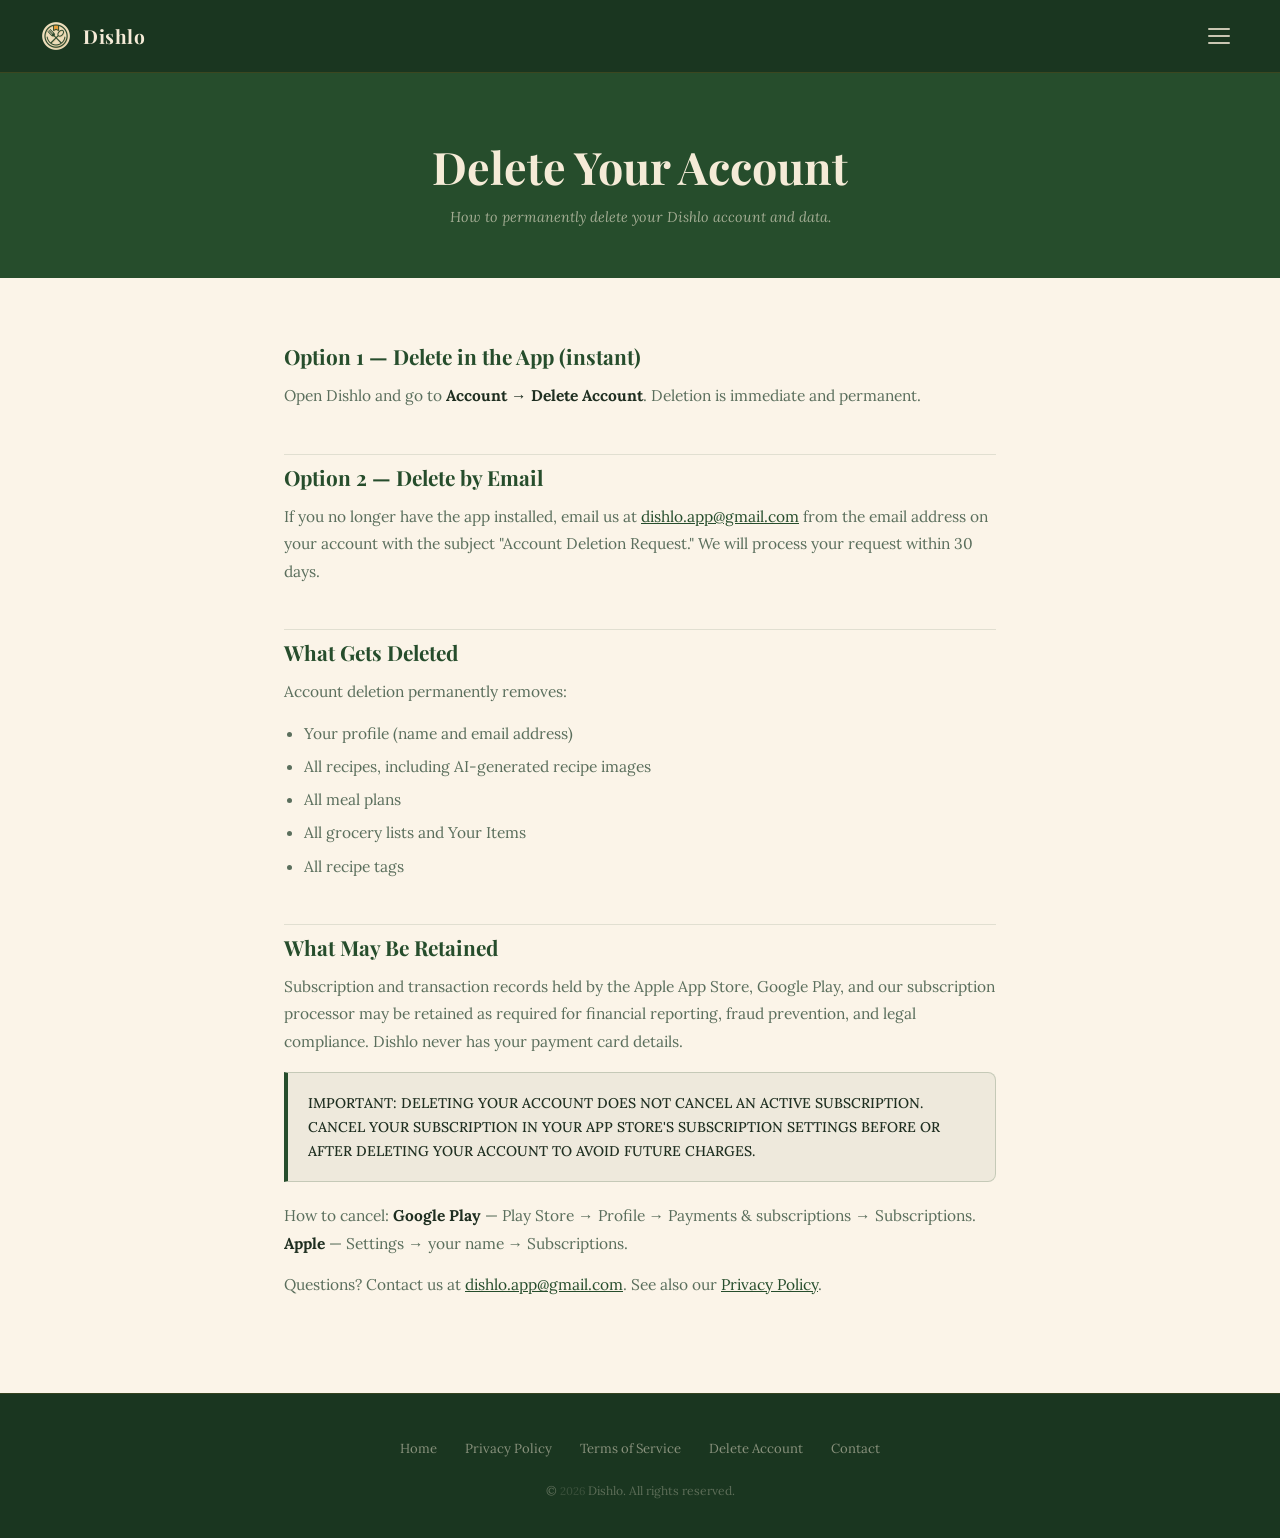
<file: delete-account.html>
<!DOCTYPE html>
<html lang="en">
<head>
  <meta charset="UTF-8" />
  <meta name="viewport" content="width=device-width, initial-scale=1.0" />

  <title>Delete Your Account — Dishlo</title>
  <meta name="description" content="How to delete your Dishlo account and all associated data." />

  <link rel="icon" type="image/png" href="./assets/Dishlo-logo.png" />
  <link rel="preconnect" href="https://fonts.googleapis.com" />
  <link rel="preconnect" href="https://fonts.gstatic.com" crossorigin />
  <link href="https://fonts.googleapis.com/css2?family=Playfair+Display:wght@400;600;700&family=Lora:ital,wght@0,400;0,500;1,400&display=swap" rel="stylesheet" />
  <link rel="stylesheet" href="./styles.css" />
</head>

<body>
  <nav class="legal-nav">
    <a class="nav-logo" href="./index.html">
      <img src="./assets/Dishlo-logo.png" alt="Dishlo" />
      <span>Dishlo</span>
    </a>

    <div class="nav-menu">
      <button class="nav-menu-btn" id="menuBtn" aria-label="Open navigation menu" aria-expanded="false">
        <span></span>
        <span></span>
        <span></span>
      </button>

      <div class="nav-dropdown" id="menuDropdown">
        <a href="./index.html">Home</a>
        <a href="./privacy.html">Privacy Policy</a>
        <a href="./terms.html">Terms of Service</a>
        <a href="./delete-account.html" class="nav-active">Delete Account</a>
      </div>
    </div>
  </nav>

  <div class="page-header">
    <h1>Delete Your Account</h1>
    <p>How to permanently delete your Dishlo account and data.</p>
  </div>

  <main class="content">
    <h2>Option 1 — Delete in the App (instant)</h2>
    <p>
      Open Dishlo and go to <strong>Account &rarr; Delete Account</strong>. Deletion is
      immediate and permanent.
    </p>

    <h2>Option 2 — Delete by Email</h2>
    <p>
      If you no longer have the app installed, email us at
      <a href="mailto:dishlo.app@gmail.com?subject=Account%20Deletion%20Request">dishlo.app@gmail.com</a>
      from the email address on your account with the subject
      "Account Deletion Request." We will process your request within 30 days.
    </p>

    <h2>What Gets Deleted</h2>
    <p>Account deletion permanently removes:</p>
    <ul>
      <li>Your profile (name and email address)</li>
      <li>All recipes, including AI-generated recipe images</li>
      <li>All meal plans</li>
      <li>All grocery lists and Your Items</li>
      <li>All recipe tags</li>
    </ul>

    <h2>What May Be Retained</h2>
    <p>
      Subscription and transaction records held by the Apple App Store, Google Play, and our
      subscription processor may be retained as required for financial reporting, fraud
      prevention, and legal compliance. Dishlo never has your payment card details.
    </p>

    <div class="legal-warning">
      IMPORTANT: DELETING YOUR ACCOUNT DOES NOT CANCEL AN ACTIVE SUBSCRIPTION. CANCEL YOUR
      SUBSCRIPTION IN YOUR APP STORE'S SUBSCRIPTION SETTINGS BEFORE OR AFTER DELETING YOUR
      ACCOUNT TO AVOID FUTURE CHARGES.
    </div>

    <p>
      How to cancel: <strong>Google Play</strong> — Play Store &rarr; Profile &rarr; Payments
      &amp; subscriptions &rarr; Subscriptions. <strong>Apple</strong> — Settings &rarr; your
      name &rarr; Subscriptions.
    </p>

    <p>
      Questions? Contact us at
      <a href="mailto:dishlo.app@gmail.com">dishlo.app@gmail.com</a>. See also our
      <a href="./privacy.html">Privacy Policy</a>.
    </p>
  </main>

  <footer>
    <div class="footer-links">
      <a href="./index.html">Home</a>
      <a href="./privacy.html">Privacy Policy</a>
      <a href="./terms.html">Terms of Service</a>
      <a href="./delete-account.html">Delete Account</a>
      <a href="mailto:dishlo.app@gmail.com">Contact</a>
    </div>

    <p class="footer-copy">&copy; <span id="year"></span> Dishlo. All rights reserved.</p>
  </footer>

  <script>
    document.getElementById('year').textContent = new Date().getFullYear();

    const menuBtn = document.getElementById('menuBtn');
    const menuDropdown = document.getElementById('menuDropdown');

    menuBtn.addEventListener('click', (e) => {
      e.stopPropagation();
      menuBtn.classList.toggle('open');
      menuDropdown.classList.toggle('open');
      menuBtn.setAttribute('aria-expanded', menuDropdown.classList.contains('open') ? 'true' : 'false');
    });

    document.addEventListener('click', () => {
      menuBtn.classList.remove('open');
      menuDropdown.classList.remove('open');
      menuBtn.setAttribute('aria-expanded', 'false');
    });
  </script>
</body>
</html>
</file>
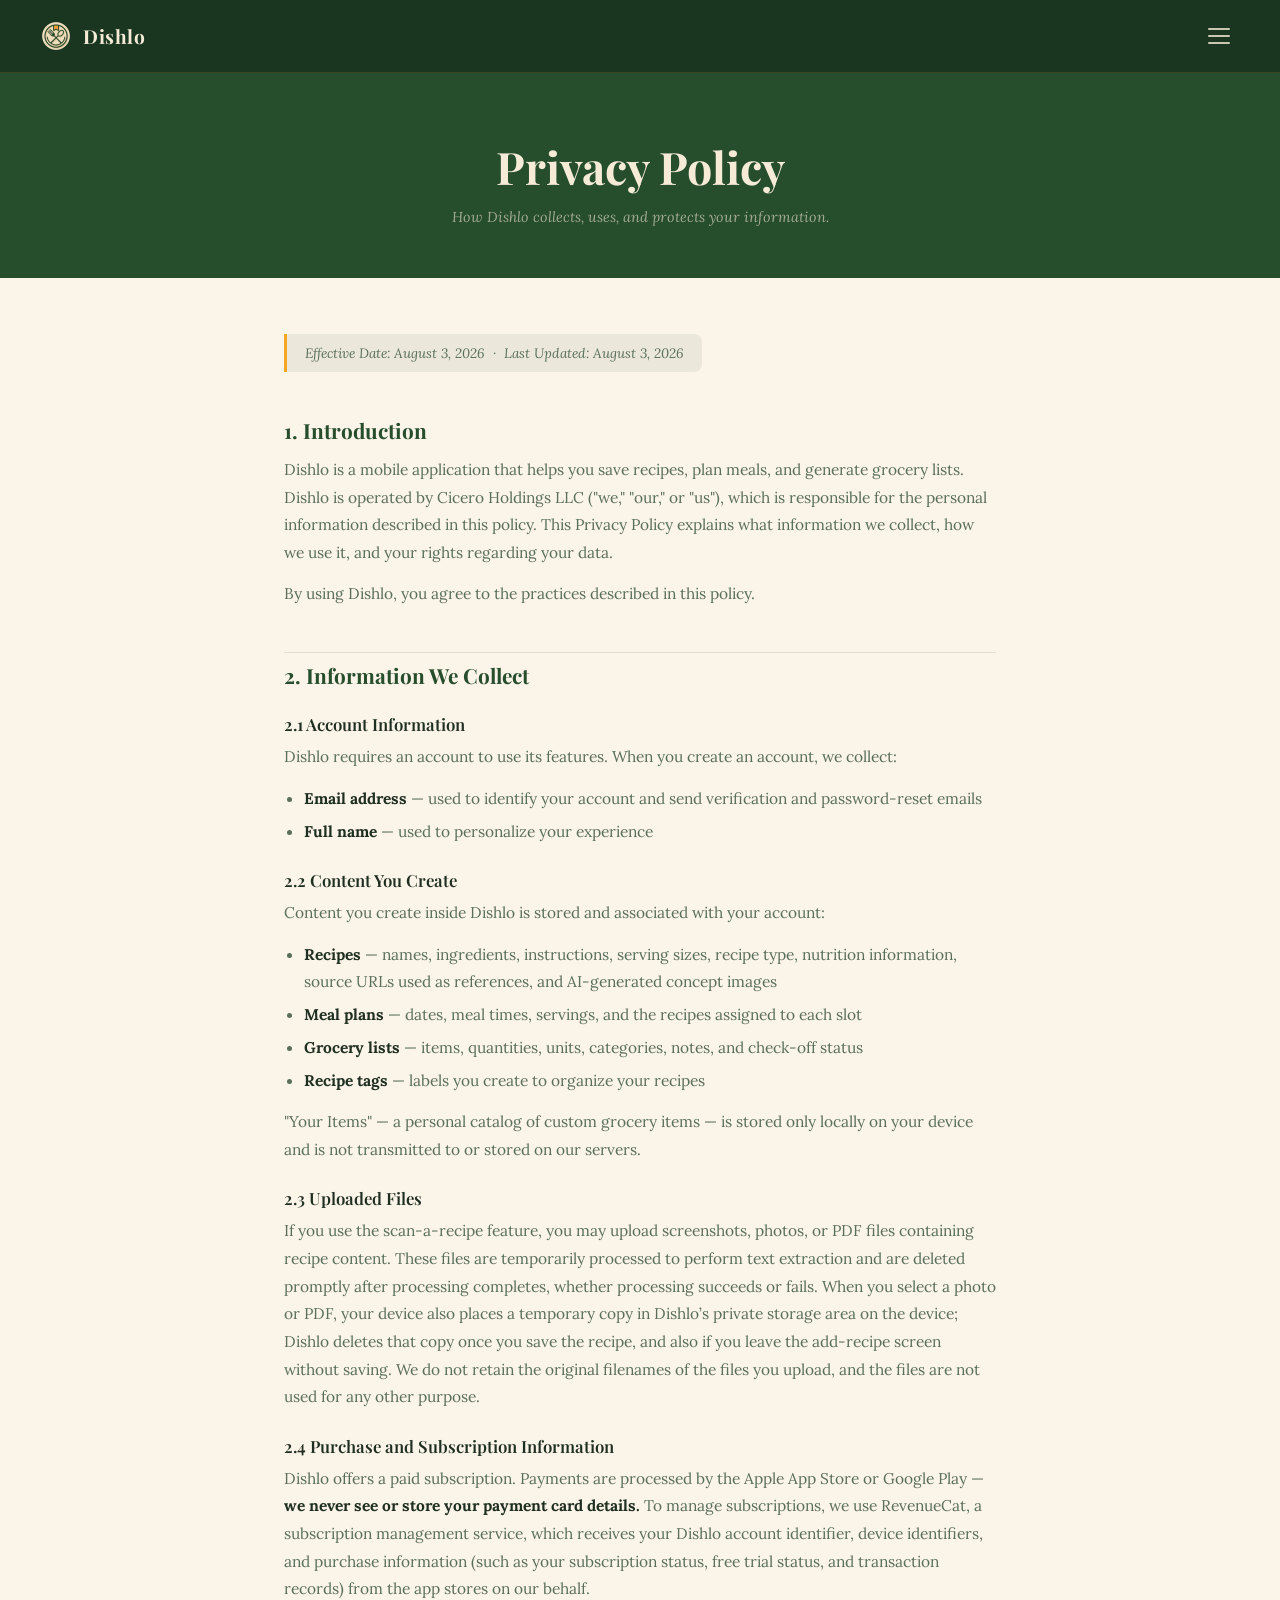
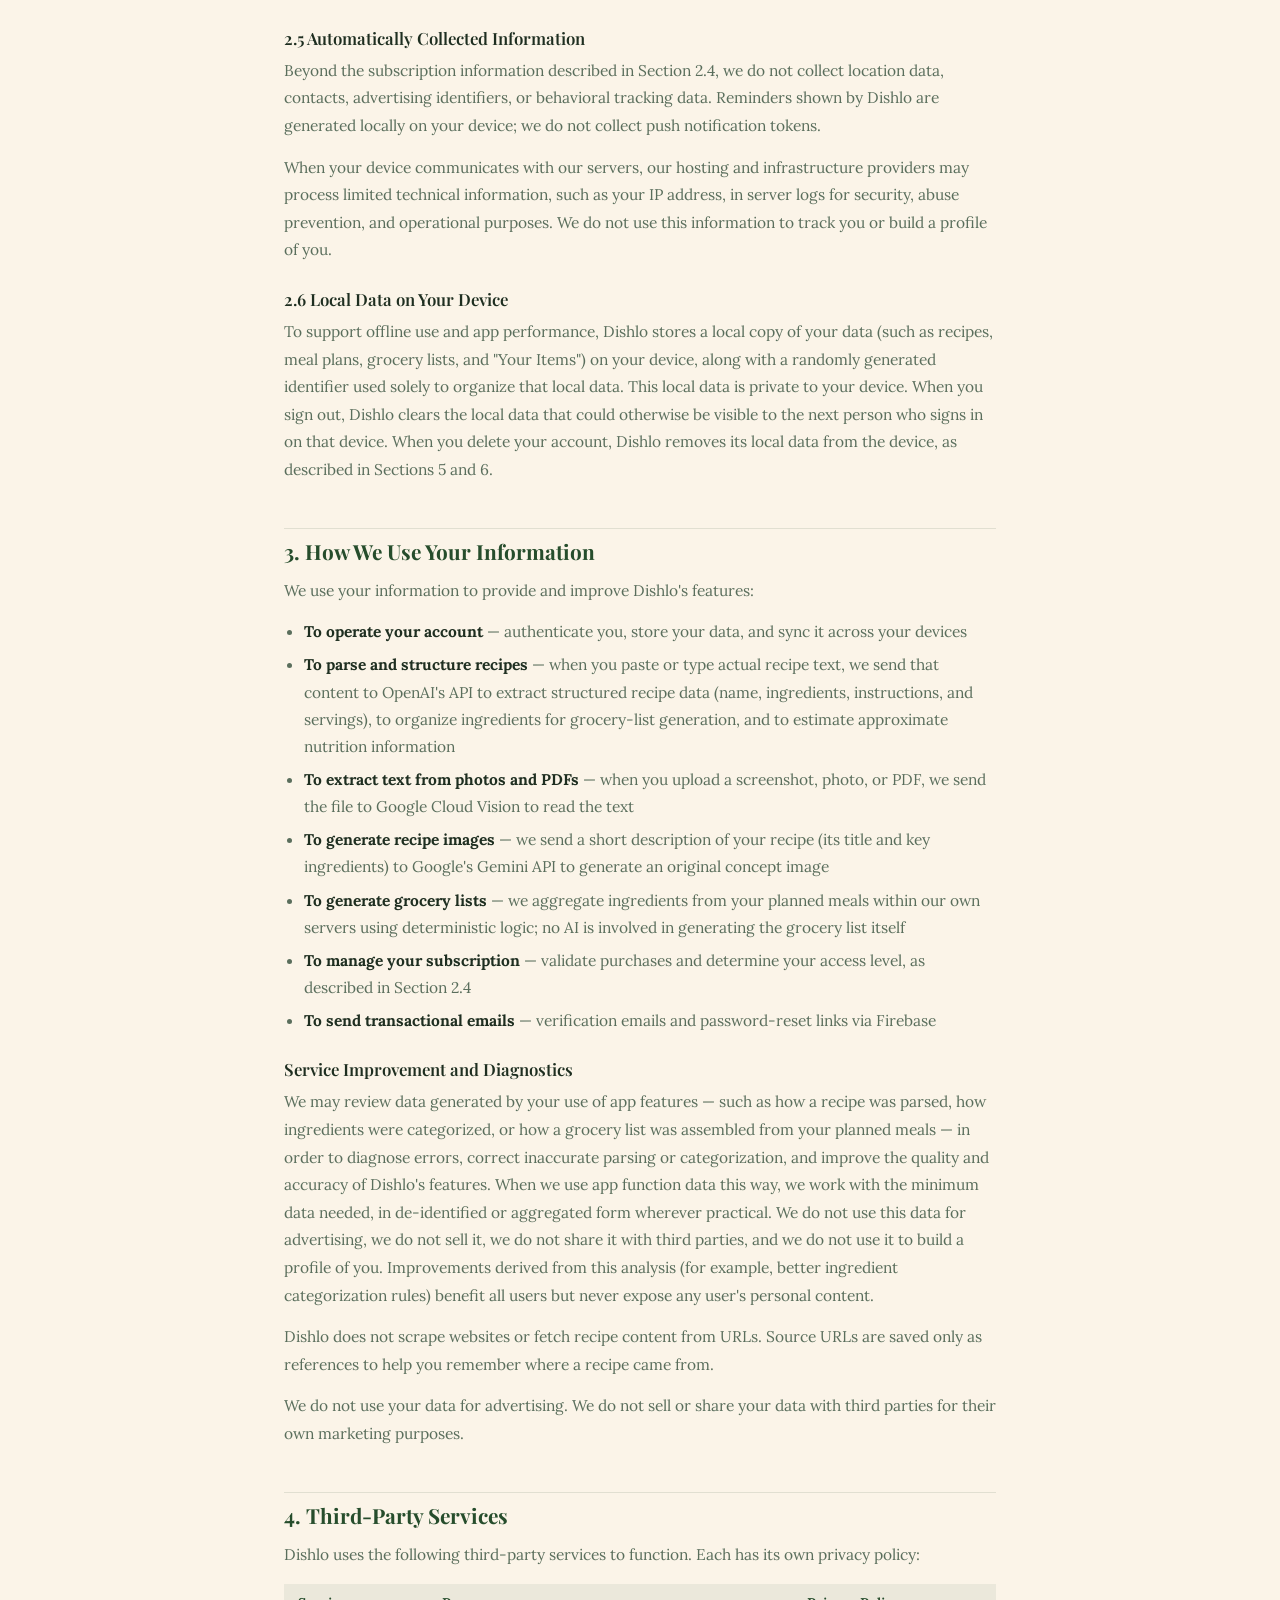
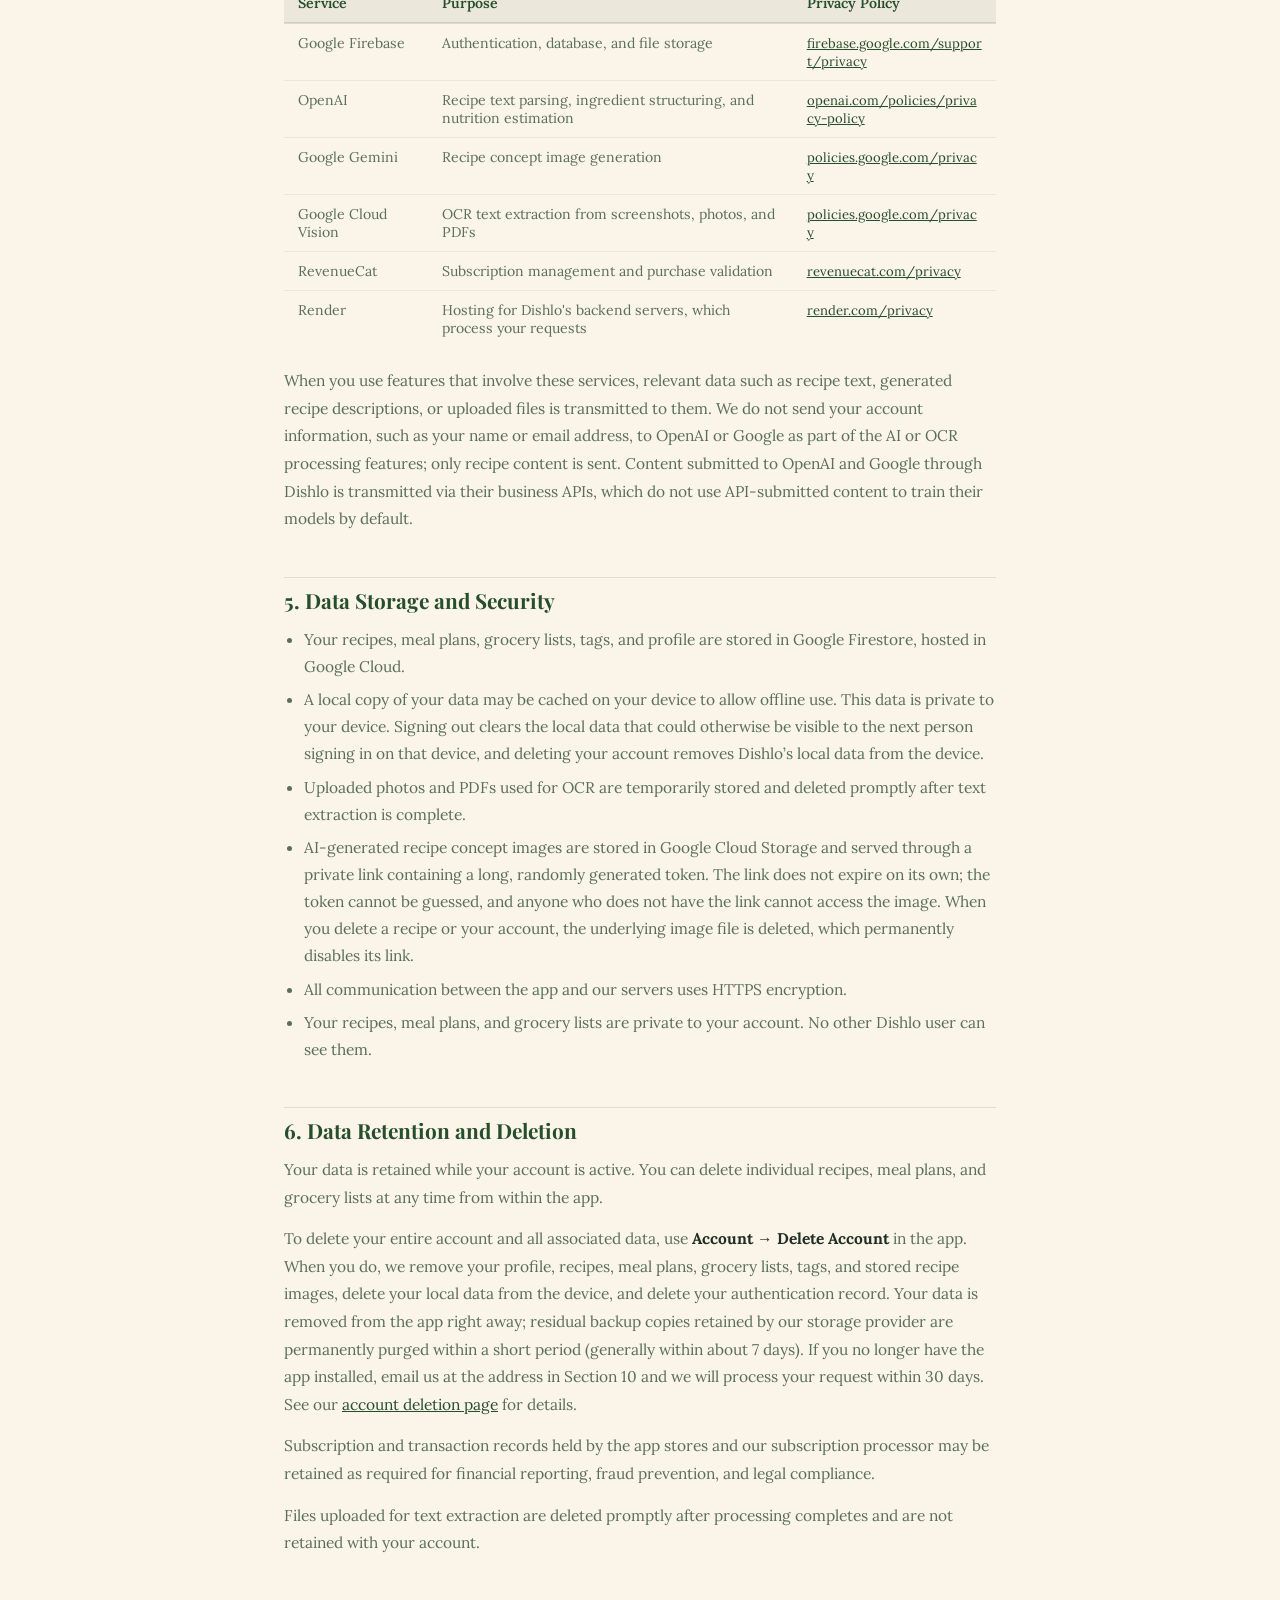
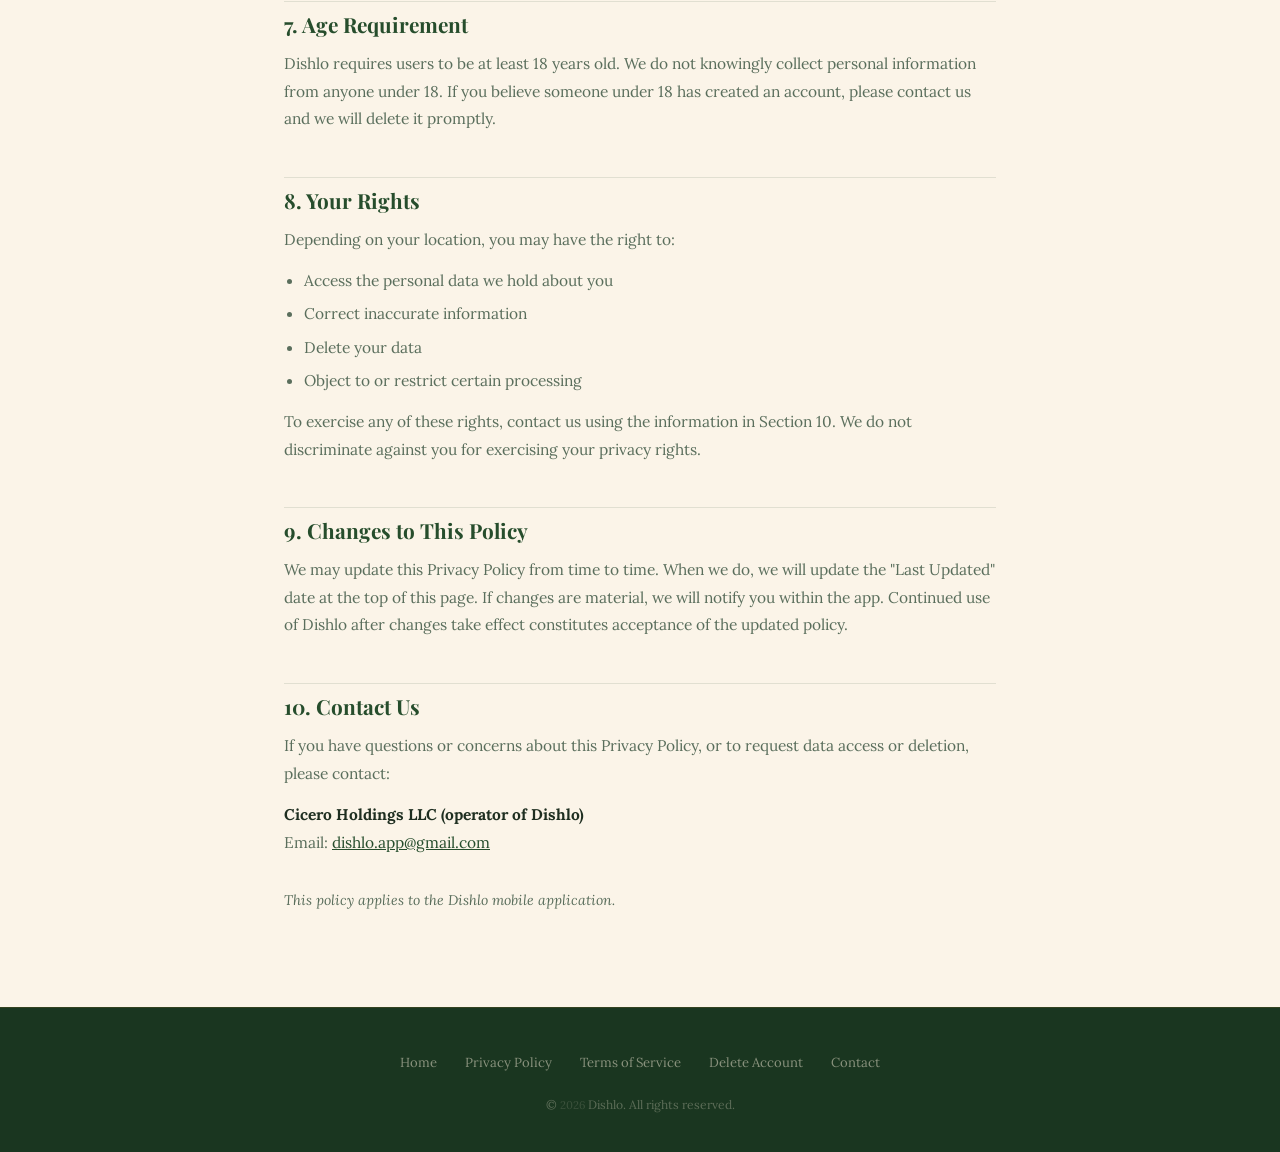
<file: privacy.html>
<!DOCTYPE html>
<html lang="en">
<head>
  <meta charset="UTF-8" />
  <meta name="viewport" content="width=device-width, initial-scale=1.0" />

  <title>Privacy Policy — Dishlo</title>
  <meta name="description" content="Privacy Policy for the Dishlo mobile application. What we collect, how we use it, and your rights." />

  <link rel="icon" type="image/png" href="./assets/Dishlo-logo.png" />
  <link rel="preconnect" href="https://fonts.googleapis.com" />
  <link rel="preconnect" href="https://fonts.gstatic.com" crossorigin />
  <link href="https://fonts.googleapis.com/css2?family=Playfair+Display:wght@400;600;700&family=Lora:ital,wght@0,400;0,500;1,400&display=swap" rel="stylesheet" />
  <link rel="stylesheet" href="./styles.css" />
</head>

<body>
  <nav class="legal-nav">
    <a class="nav-logo" href="./index.html">
      <img src="./assets/Dishlo-logo.png" alt="Dishlo" />
      <span>Dishlo</span>
    </a>

    <div class="nav-menu">
      <button class="nav-menu-btn" id="menuBtn" aria-label="Open navigation menu" aria-expanded="false">
        <span></span>
        <span></span>
        <span></span>
      </button>

      <div class="nav-dropdown" id="menuDropdown">
        <a href="./index.html">Home</a>
        <a href="./privacy.html" class="nav-active">Privacy Policy</a>
        <a href="./terms.html">Terms of Service</a>
        <a href="./delete-account.html">Delete Account</a>
      </div>
    </div>
  </nav>

  <div class="page-header">
    <h1>Privacy Policy</h1>
    <p>How Dishlo collects, uses, and protects your information.</p>
  </div>

  <main class="content">
    <span class="effective-date">Effective Date: August 3, 2026 &nbsp;&middot;&nbsp; Last Updated: August 3, 2026</span>

    <h2>1. Introduction</h2>
    <p>
      Dishlo is a mobile application that helps you save recipes, plan meals, and generate
      grocery lists. Dishlo is operated by Cicero Holdings LLC ("we," "our," or "us"), which is
      responsible for the personal information described in this policy. This Privacy Policy
      explains what information we collect, how we use it, and your rights regarding your data.
    </p>
    <p>
      By using Dishlo, you agree to the practices described in this policy.
    </p>

    <h2>2. Information We Collect</h2>

    <h3>2.1 Account Information</h3>
    <p>Dishlo requires an account to use its features. When you create an account, we collect:</p>
    <ul>
      <li><strong>Email address</strong> — used to identify your account and send verification and password-reset emails</li>
      <li><strong>Full name</strong> — used to personalize your experience</li>
    </ul>

    <h3>2.2 Content You Create</h3>
    <p>Content you create inside Dishlo is stored and associated with your account:</p>
    <ul>
      <li><strong>Recipes</strong> — names, ingredients, instructions, serving sizes, recipe type, nutrition information, source URLs used as references, and AI-generated concept images</li>
      <li><strong>Meal plans</strong> — dates, meal times, servings, and the recipes assigned to each slot</li>
      <li><strong>Grocery lists</strong> — items, quantities, units, categories, notes, and check-off status</li>
      <li><strong>Recipe tags</strong> — labels you create to organize your recipes</li>
    </ul>
    <p>
      "Your Items" — a personal catalog of custom grocery items — is stored only locally on
      your device and is not transmitted to or stored on our servers.
    </p>

    <h3>2.3 Uploaded Files</h3>
    <p>
      If you use the scan-a-recipe feature, you may upload screenshots, photos, or PDF files
      containing recipe content. These files are temporarily processed to perform text extraction
      and are deleted promptly after processing completes, whether processing succeeds or fails.
      When you select a photo or PDF, your device also places a temporary copy in Dishlo’s private
      storage area on the device; Dishlo deletes that copy once you save the recipe, and also if you
      leave the add-recipe screen without saving. We do not retain the original filenames of the files
      you upload, and the files are not used for any other purpose.
    </p>

    <h3>2.4 Purchase and Subscription Information</h3>
    <p>
      Dishlo offers a paid subscription. Payments are processed by the Apple App Store or
      Google Play — <strong>we never see or store your payment card details.</strong>
      To manage subscriptions, we use RevenueCat, a subscription management service, which
      receives your Dishlo account identifier, device identifiers, and purchase information
      (such as your subscription status, free trial status, and transaction records) from
      the app stores on our behalf.
    </p>

    <h3>2.5 Automatically Collected Information</h3>
    <p>
      Beyond the subscription information described in Section 2.4, we do not collect location
      data, contacts, advertising identifiers, or behavioral tracking data. Reminders shown by
      Dishlo are generated locally on your device; we do not collect push notification tokens.
    </p>
    <p>
      When your device communicates with our servers, our hosting and infrastructure providers
      may process limited technical information, such as your IP address, in server logs for
      security, abuse prevention, and operational purposes. We do not use this information to
      track you or build a profile of you.
    </p>

    <h3>2.6 Local Data on Your Device</h3>
    <p>
      To support offline use and app performance, Dishlo stores a local copy of your data
      (such as recipes, meal plans, grocery lists, and "Your Items") on your device, along with
      a randomly generated identifier used solely to organize that local data. This local data
      is private to your device. When you sign out, Dishlo clears the local data that could otherwise
      be visible to the next person who signs in on that device. When you delete your account, Dishlo
      removes its local data from the device, as described in Sections 5 and 6.
    </p>

    <h2>3. How We Use Your Information</h2>
    <p>We use your information to provide and improve Dishlo's features:</p>
    <ul>
      <li><strong>To operate your account</strong> — authenticate you, store your data, and sync it across your devices</li>
      <li><strong>To parse and structure recipes</strong> — when you paste or type actual recipe text, we send that content to OpenAI's API to extract structured recipe data (name, ingredients, instructions, and servings), to organize ingredients for grocery-list generation, and to estimate approximate nutrition information</li>
      <li><strong>To extract text from photos and PDFs</strong> — when you upload a screenshot, photo, or PDF, we send the file to Google Cloud Vision to read the text</li>
      <li><strong>To generate recipe images</strong> — we send a short description of your recipe (its title and key ingredients) to Google's Gemini API to generate an original concept image</li>
      <li><strong>To generate grocery lists</strong> — we aggregate ingredients from your planned meals within our own servers using deterministic logic; no AI is involved in generating the grocery list itself</li>
      <li><strong>To manage your subscription</strong> — validate purchases and determine your access level, as described in Section 2.4</li>
      <li><strong>To send transactional emails</strong> — verification emails and password-reset links via Firebase</li>
    </ul>

    <h3>Service Improvement and Diagnostics</h3>
    <p>
      We may review data generated by your use of app features — such as how a recipe was parsed,
      how ingredients were categorized, or how a grocery list was assembled from your planned
      meals — in order to diagnose errors, correct inaccurate parsing or categorization, and
      improve the quality and accuracy of Dishlo's features. When we use app function data this
      way, we work with the minimum data needed, in de-identified or aggregated form wherever
      practical. We do not use this data for advertising, we do not sell it, we do not share it
      with third parties, and we do not use it to build a profile of you. Improvements derived
      from this analysis (for example, better ingredient categorization rules) benefit all users
      but never expose any user's personal content.
    </p>

    <p>
      Dishlo does not scrape websites or fetch recipe content from URLs. Source URLs are saved
      only as references to help you remember where a recipe came from.
    </p>
    <p>
      We do not use your data for advertising. We do not sell or share your data with third
      parties for their own marketing purposes.
    </p>

    <h2>4. Third-Party Services</h2>
    <p>Dishlo uses the following third-party services to function. Each has its own privacy policy:</p>

    <table class="services-table">
      <thead>
        <tr>
          <th>Service</th>
          <th>Purpose</th>
          <th>Privacy Policy</th>
        </tr>
      </thead>
      <tbody>
        <tr>
          <td>Google Firebase</td>
          <td>Authentication, database, and file storage</td>
          <td><a href="https://firebase.google.com/support/privacy" target="_blank" rel="noopener">firebase.google.com/support/privacy</a></td>
        </tr>
        <tr>
          <td>OpenAI</td>
          <td>Recipe text parsing, ingredient structuring, and nutrition estimation</td>
          <td><a href="https://openai.com/policies/privacy-policy" target="_blank" rel="noopener">openai.com/policies/privacy-policy</a></td>
        </tr>
        <tr>
          <td>Google Gemini</td>
          <td>Recipe concept image generation</td>
          <td><a href="https://policies.google.com/privacy" target="_blank" rel="noopener">policies.google.com/privacy</a></td>
        </tr>
        <tr>
          <td>Google Cloud Vision</td>
          <td>OCR text extraction from screenshots, photos, and PDFs</td>
          <td><a href="https://policies.google.com/privacy" target="_blank" rel="noopener">policies.google.com/privacy</a></td>
        </tr>
        <tr>
          <td>RevenueCat</td>
          <td>Subscription management and purchase validation</td>
          <td><a href="https://www.revenuecat.com/privacy" target="_blank" rel="noopener">revenuecat.com/privacy</a></td>
        </tr>
        <tr>
          <td>Render</td>
          <td>Hosting for Dishlo's backend servers, which process your requests</td>
          <td><a href="https://render.com/privacy" target="_blank" rel="noopener">render.com/privacy</a></td>
        </tr>
      </tbody>
    </table>

    <p>
      When you use features that involve these services, relevant data such as recipe text,
      generated recipe descriptions, or uploaded files is transmitted to them. We do not send
      your account information, such as your name or email address, to OpenAI or Google as part
      of the AI or OCR processing features; only recipe content is sent. Content submitted to
      OpenAI and Google through Dishlo is transmitted via their business APIs, which do not use
      API-submitted content to train their models by default.
    </p>

    <h2>5. Data Storage and Security</h2>
    <ul>
      <li>Your recipes, meal plans, grocery lists, tags, and profile are stored in Google Firestore, hosted in Google Cloud.</li>
      <li>A local copy of your data may be cached on your device to allow offline use. This data is private to your device. Signing out clears the local data that could otherwise be visible to the next person signing in on that device, and deleting your account removes Dishlo’s local data from the device.</li>
      <li>Uploaded photos and PDFs used for OCR are temporarily stored and deleted promptly after text extraction is complete.</li>
      <li>AI-generated recipe concept images are stored in Google Cloud Storage and served through a private link containing a long, randomly generated token. The link does not expire on its own; the token cannot be guessed, and anyone who does not have the link cannot access the image. When you delete a recipe or your account, the underlying image file is deleted, which permanently disables its link.</li>
      <li>All communication between the app and our servers uses HTTPS encryption.</li>
      <li>Your recipes, meal plans, and grocery lists are private to your account. No other Dishlo user can see them.</li>
    </ul>

    <h2>6. Data Retention and Deletion</h2>
    <p>
      Your data is retained while your account is active. You can delete individual recipes,
      meal plans, and grocery lists at any time from within the app.
    </p>
    <p>
      To delete your entire account and all associated data, use <strong>Account &rarr; Delete
      Account</strong> in the app. When you do, we remove your profile, recipes, meal plans,
      grocery lists, tags, and stored recipe images, delete your local data from the device, and
      delete your authentication record. Your data is removed from the app right away; residual
      backup copies retained by our storage provider are permanently purged within a short
      period (generally within about 7 days). If you no longer have the app installed, email us
      at the address in Section 10 and we will process your request within 30 days. See our
      <a href="./delete-account.html">account deletion page</a> for details.
    </p>
    <p>
      Subscription and transaction records held by the app stores and our subscription processor
      may be retained as required for financial reporting, fraud prevention, and legal compliance.
    </p>
    <p>
      Files uploaded for text extraction are deleted promptly after processing completes and
      are not retained with your account.
    </p>

    <h2>7. Age Requirement</h2>
    <p>
      Dishlo requires users to be at least 18 years old. We do not knowingly collect personal
      information from anyone under 18. If you believe someone under 18 has created an account,
      please contact us and we will delete it promptly.
    </p>

    <h2>8. Your Rights</h2>
    <p>Depending on your location, you may have the right to:</p>
    <ul>
      <li>Access the personal data we hold about you</li>
      <li>Correct inaccurate information</li>
      <li>Delete your data</li>
      <li>Object to or restrict certain processing</li>
    </ul>
    <p>
      To exercise any of these rights, contact us using the information in Section 10.
      We do not discriminate against you for exercising your privacy rights.
    </p>

    <h2>9. Changes to This Policy</h2>
    <p>
      We may update this Privacy Policy from time to time. When we do, we will update the
      "Last Updated" date at the top of this page. If changes are material, we will notify
      you within the app. Continued use of Dishlo after changes take effect constitutes
      acceptance of the updated policy.
    </p>

    <h2>10. Contact Us</h2>
    <p>
      If you have questions or concerns about this Privacy Policy, or to request data access
      or deletion, please contact:
    </p>
    <p>
      <strong>Cicero Holdings LLC (operator of Dishlo)</strong><br />
      Email: <a href="mailto:dishlo.app@gmail.com">dishlo.app@gmail.com</a>
    </p>
    <p style="margin-top: 32px; font-style: italic; font-size: 0.88rem; color: var(--text-muted);">
      This policy applies to the Dishlo mobile application.
    </p>
  </main>

  <footer>
    <div class="footer-links">
      <a href="./index.html">Home</a>
      <a href="./privacy.html">Privacy Policy</a>
      <a href="./terms.html">Terms of Service</a>
      <a href="./delete-account.html">Delete Account</a>
      <a href="mailto:dishlo.app@gmail.com">Contact</a>
    </div>

    <p class="footer-copy">&copy; <span id="year"></span> Dishlo. All rights reserved.</p>
  </footer>

  <script>
    document.getElementById('year').textContent = new Date().getFullYear();

    const menuBtn = document.getElementById('menuBtn');
    const menuDropdown = document.getElementById('menuDropdown');

    menuBtn.addEventListener('click', (e) => {
      e.stopPropagation();
      menuBtn.classList.toggle('open');
      menuDropdown.classList.toggle('open');
      menuBtn.setAttribute('aria-expanded', menuDropdown.classList.contains('open') ? 'true' : 'false');
    });

    document.addEventListener('click', () => {
      menuBtn.classList.remove('open');
      menuDropdown.classList.remove('open');
      menuBtn.setAttribute('aria-expanded', 'false');
    });
  </script>
</body>
</html>
</file>
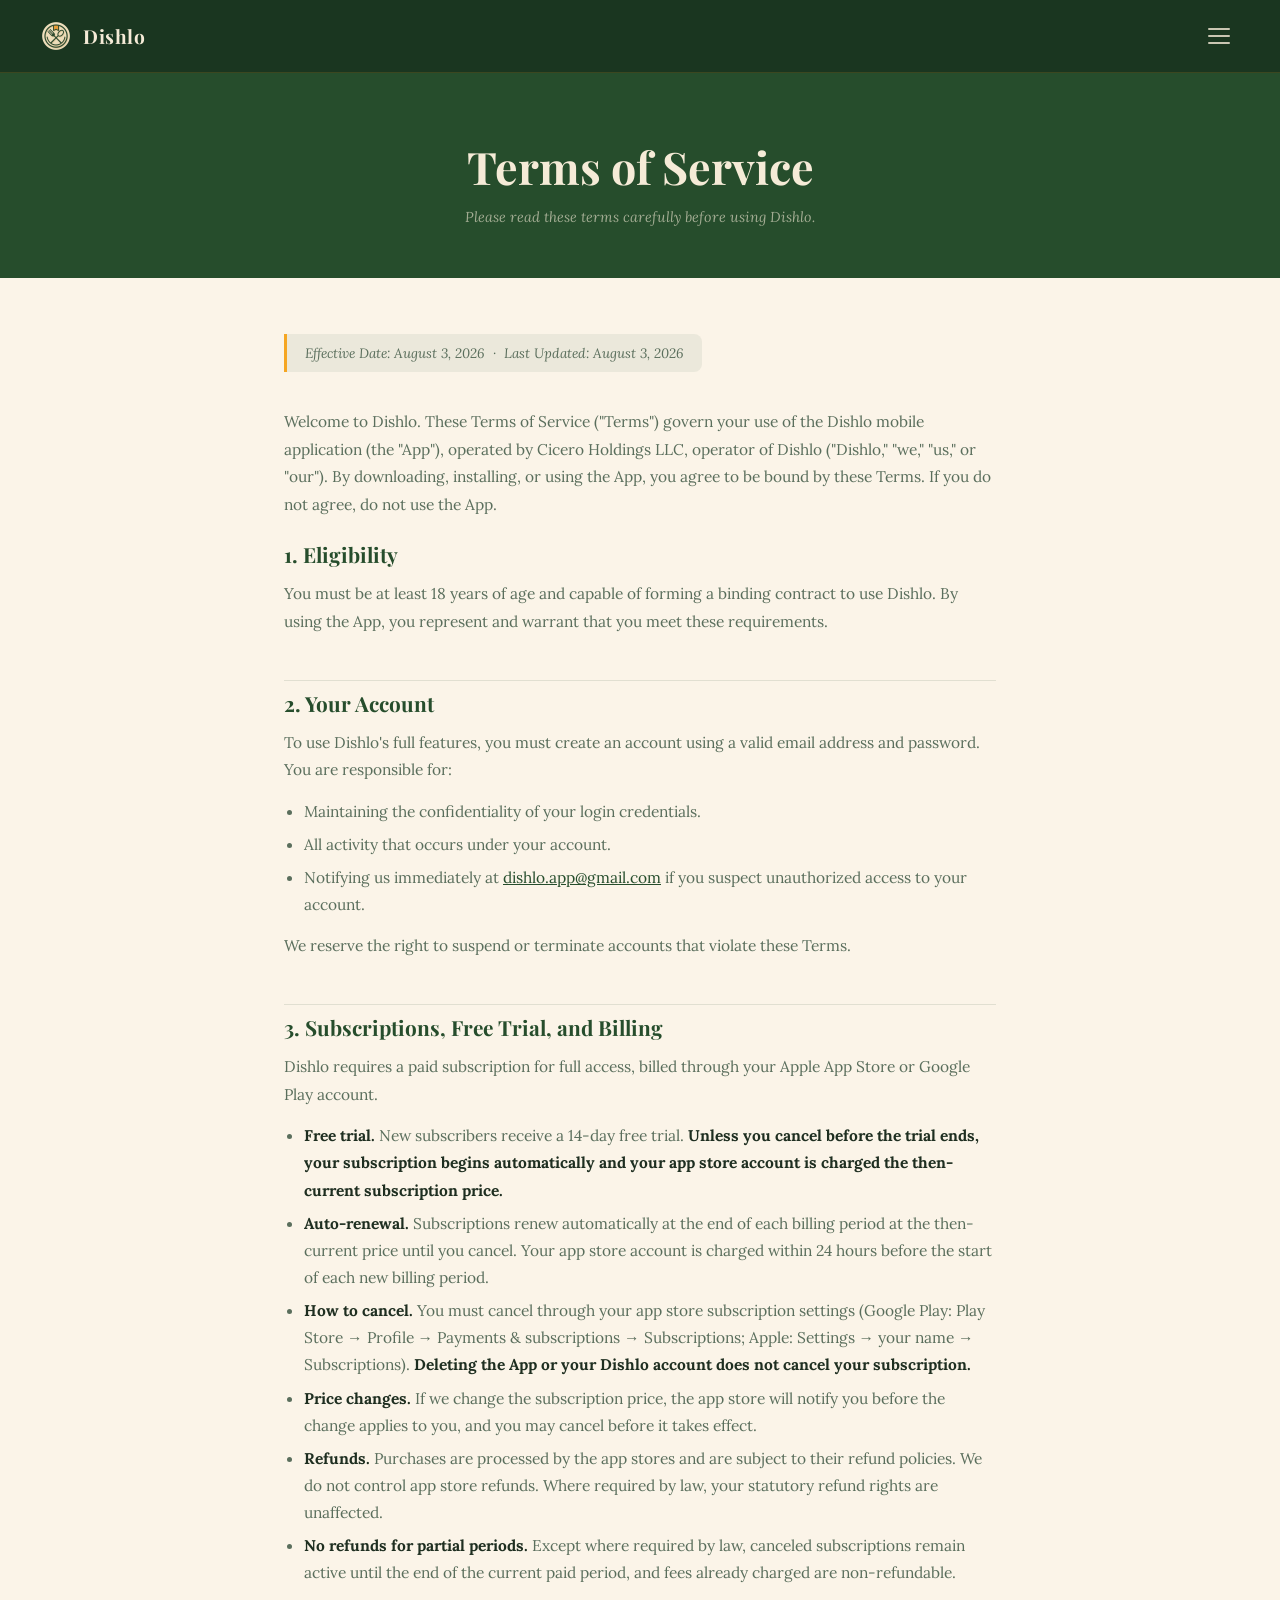
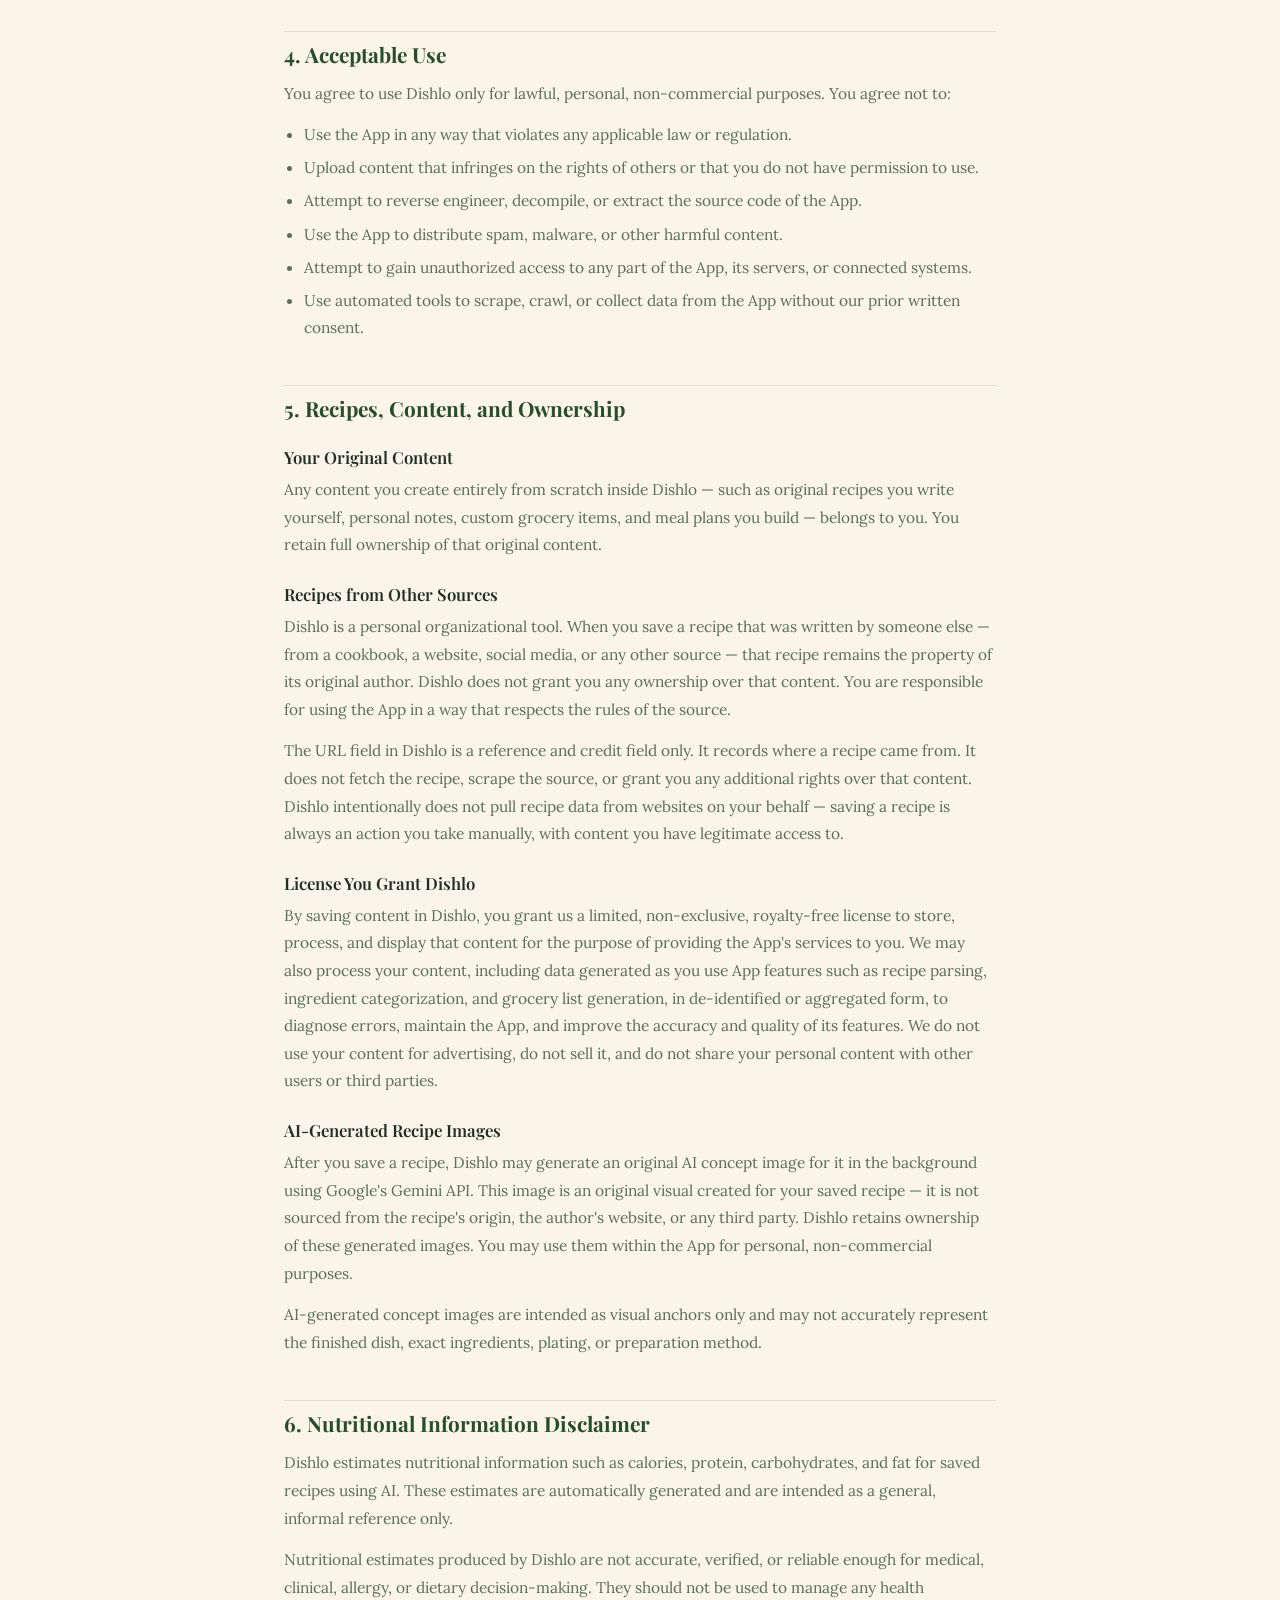
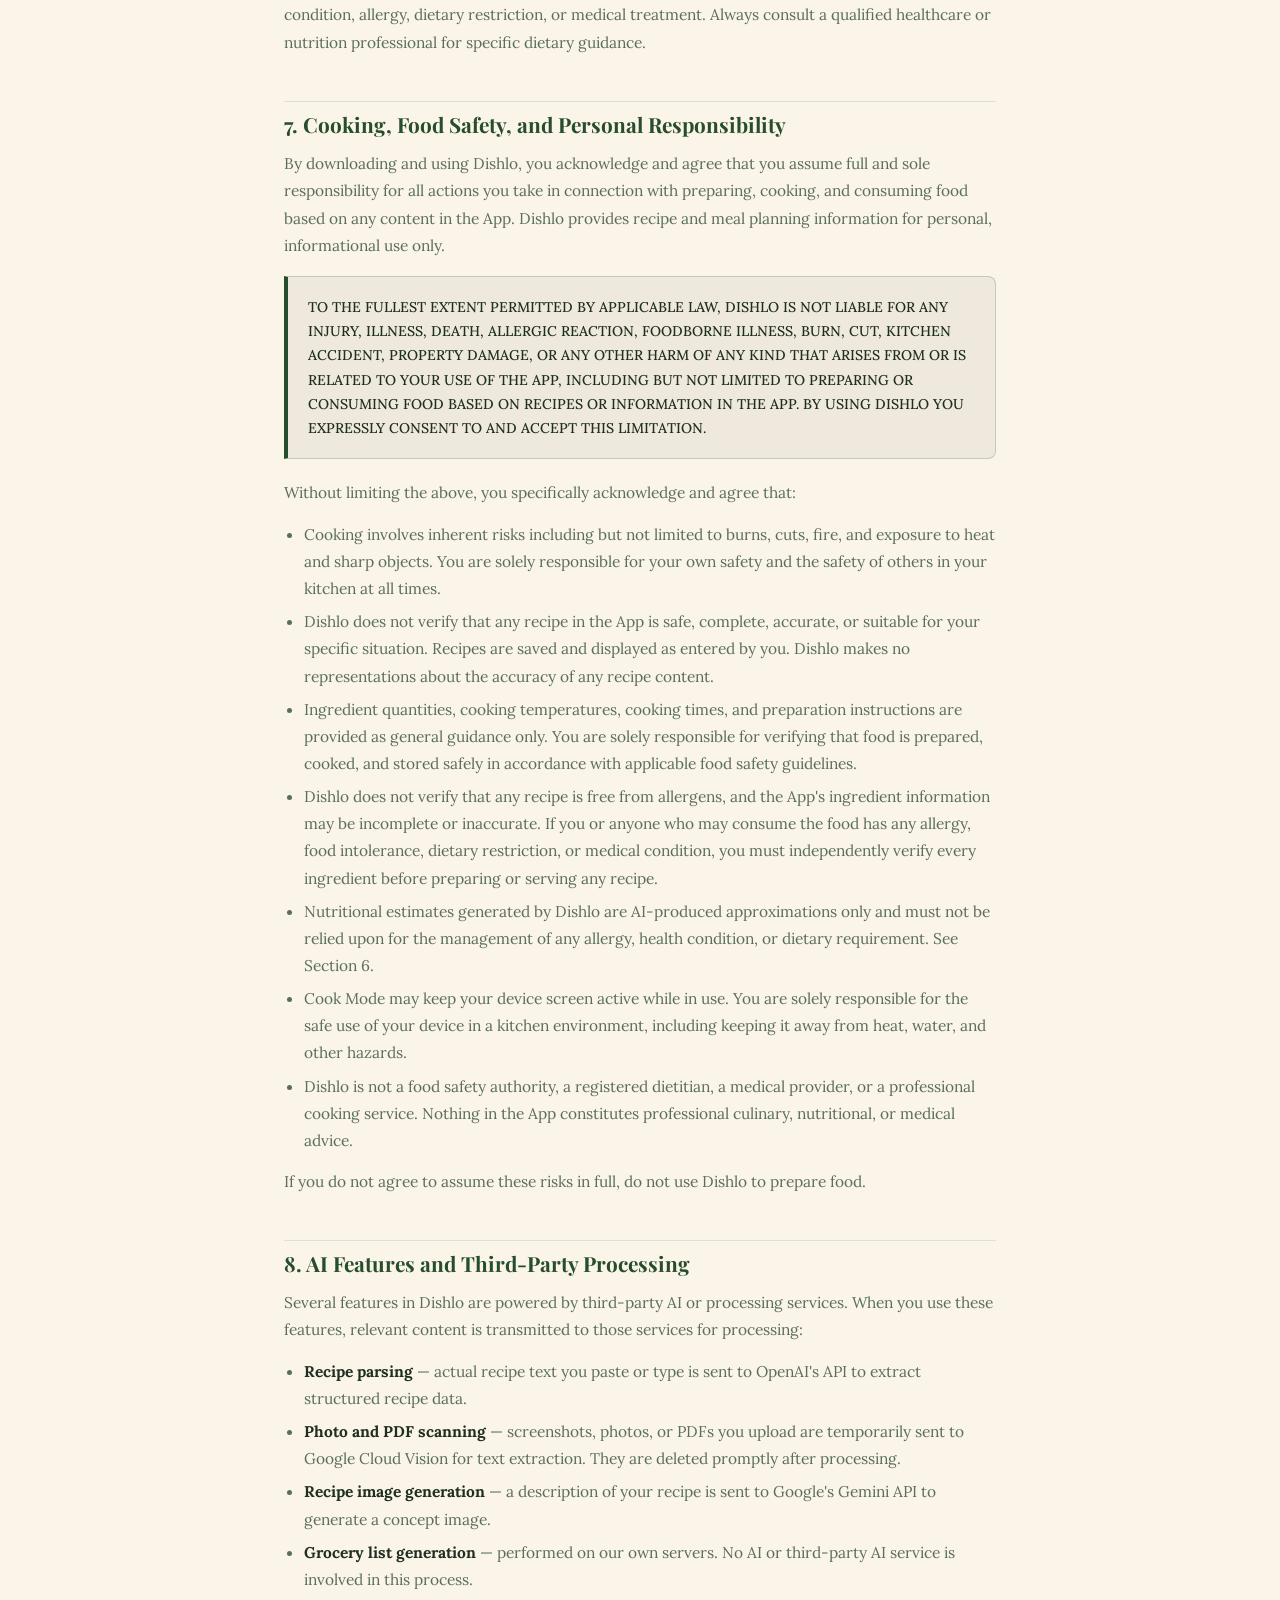
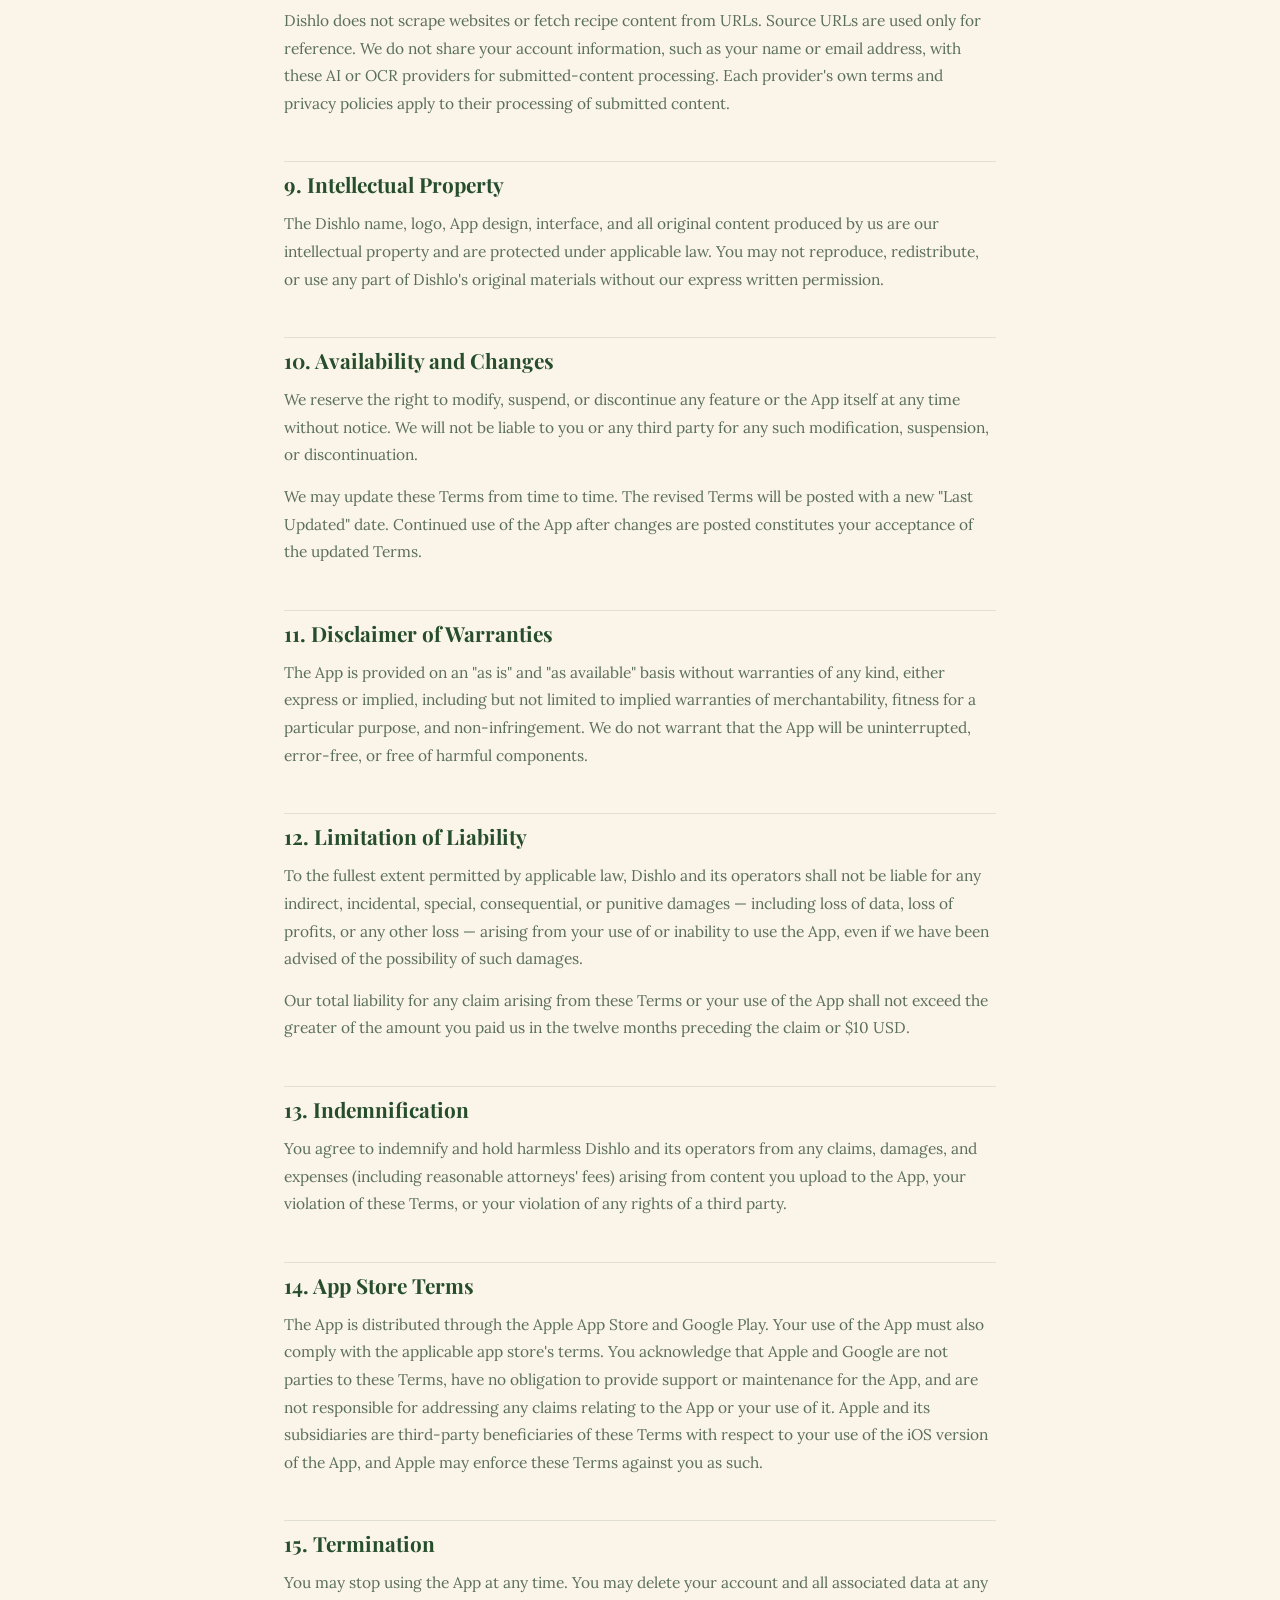
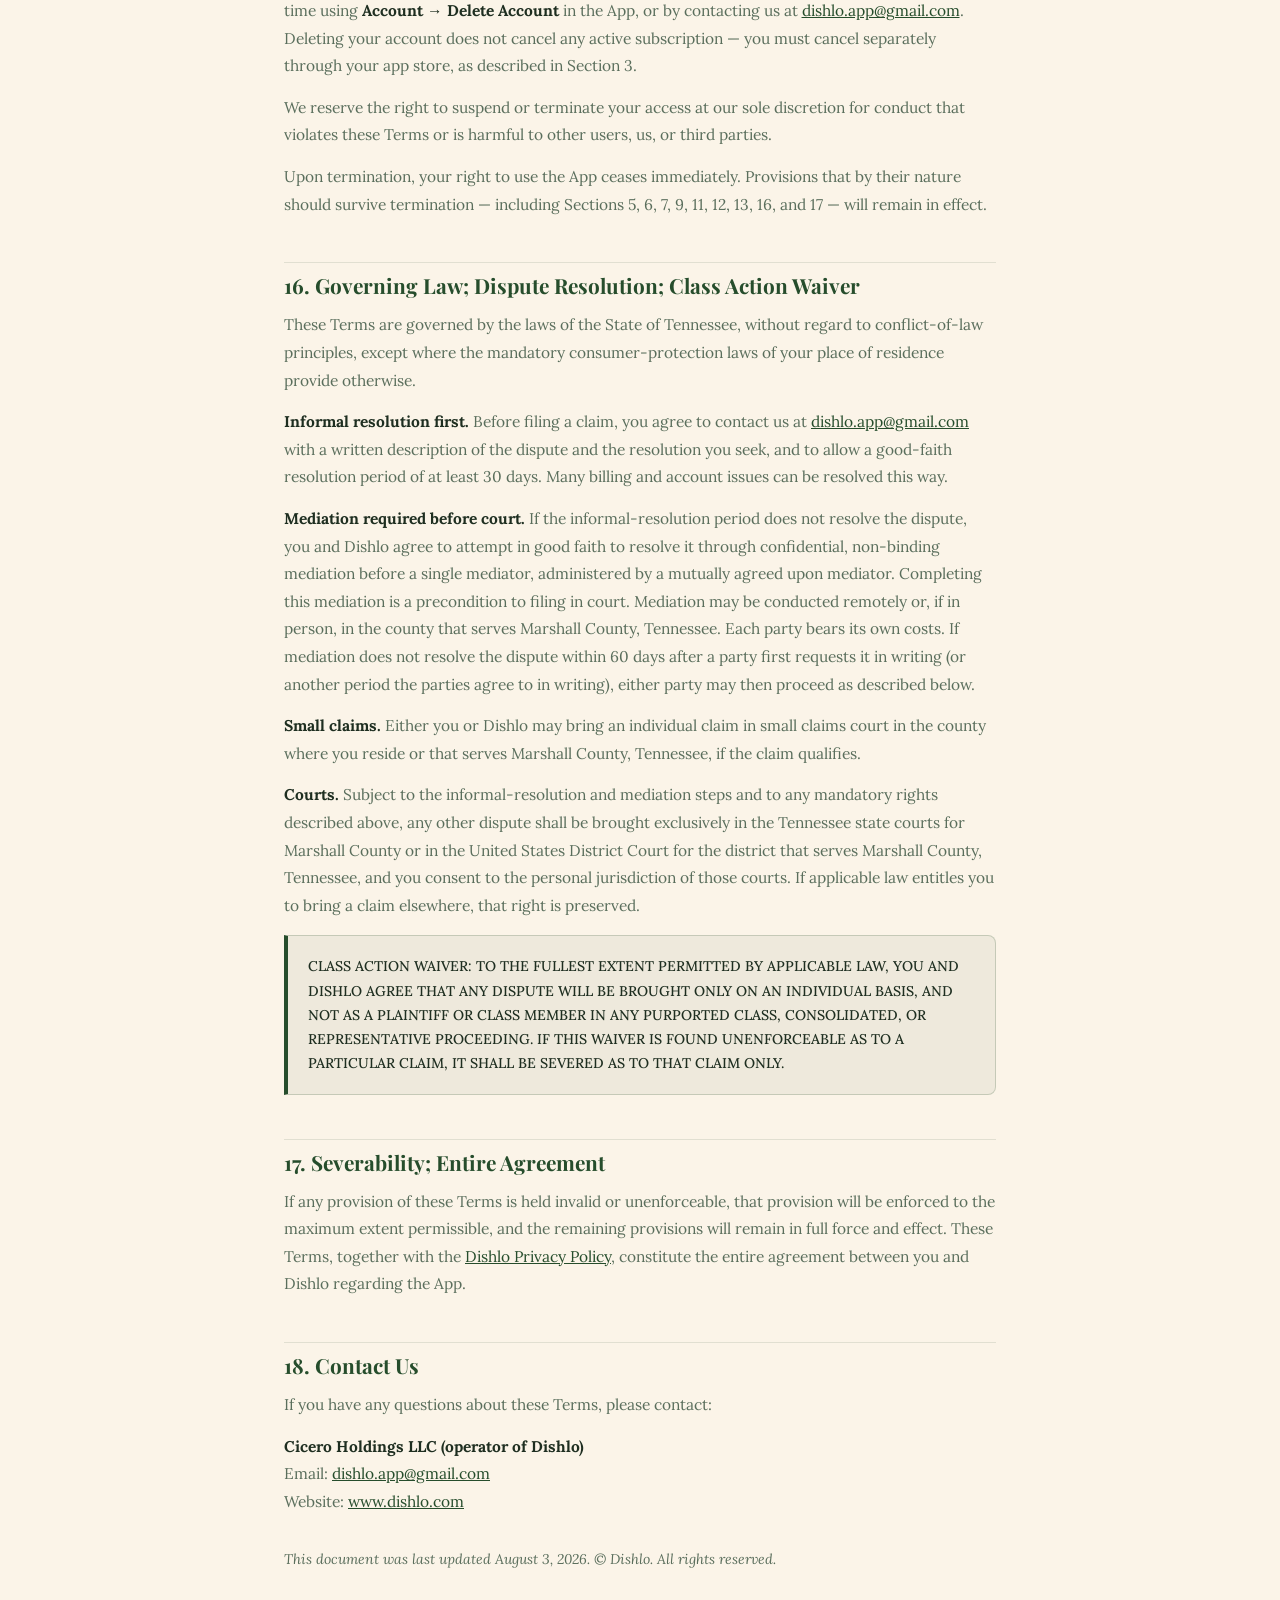
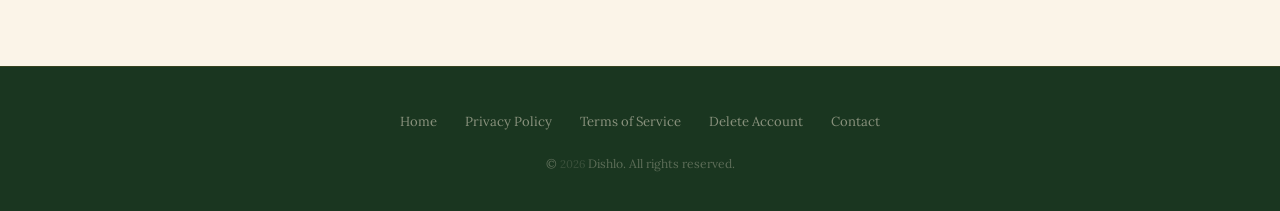
<file: terms.html>
<!DOCTYPE html>
<html lang="en">
<head>
  <meta charset="UTF-8" />
  <meta name="viewport" content="width=device-width, initial-scale=1.0" />

  <title>Terms of Service — Dishlo</title>
  <meta name="description" content="Terms of Service for the Dishlo mobile application, including subscription, billing, and free trial terms." />

  <link rel="icon" type="image/png" href="./assets/Dishlo-logo.png" />
  <link rel="preconnect" href="https://fonts.googleapis.com" />
  <link rel="preconnect" href="https://fonts.gstatic.com" crossorigin />
  <link href="https://fonts.googleapis.com/css2?family=Playfair+Display:wght@400;600;700&family=Lora:ital,wght@0,400;0,500;1,400&display=swap" rel="stylesheet" />
  <link rel="stylesheet" href="./styles.css" />
</head>

<body>
  <nav class="legal-nav">
    <a class="nav-logo" href="./index.html">
      <img src="./assets/Dishlo-logo.png" alt="Dishlo" />
      <span>Dishlo</span>
    </a>

    <div class="nav-menu">
      <button class="nav-menu-btn" id="menuBtn" aria-label="Open navigation menu" aria-expanded="false">
        <span></span>
        <span></span>
        <span></span>
      </button>

      <div class="nav-dropdown" id="menuDropdown">
        <a href="./index.html">Home</a>
        <a href="./privacy.html">Privacy Policy</a>
        <a href="./terms.html" class="nav-active">Terms of Service</a>
        <a href="./delete-account.html">Delete Account</a>
      </div>
    </div>
  </nav>

  <div class="page-header">
    <h1>Terms of Service</h1>
    <p>Please read these terms carefully before using Dishlo.</p>
  </div>

  <main class="content">
    <span class="effective-date">Effective Date: August 3, 2026 &nbsp;&middot;&nbsp; Last Updated: August 3, 2026</span>

    <p>
      Welcome to Dishlo. These Terms of Service ("Terms") govern your use of the Dishlo mobile
      application (the "App"), operated by Cicero Holdings LLC, operator of Dishlo ("Dishlo," "we," "us," or "our"). By downloading,
      installing, or using the App, you agree to be bound by these Terms. If you do not agree,
      do not use the App.
    </p>

    <h2>1. Eligibility</h2>
    <p>
      You must be at least 18 years of age and capable of forming a binding contract to use
      Dishlo. By using the App, you represent and warrant that you meet these requirements.
    </p>

    <h2>2. Your Account</h2>
    <p>
      To use Dishlo's full features, you must create an account using a valid email address
      and password. You are responsible for:
    </p>
    <ul>
      <li>Maintaining the confidentiality of your login credentials.</li>
      <li>All activity that occurs under your account.</li>
      <li>Notifying us immediately at <a href="mailto:dishlo.app@gmail.com">dishlo.app@gmail.com</a> if you suspect unauthorized access to your account.</li>
    </ul>
    <p>We reserve the right to suspend or terminate accounts that violate these Terms.</p>

    <h2>3. Subscriptions, Free Trial, and Billing</h2>
    <p>
      Dishlo requires a paid subscription for full access, billed through your Apple App Store
      or Google Play account.
    </p>
    <ul>
      <li><strong>Free trial.</strong> New subscribers receive a 14-day free trial. <strong>Unless you cancel before the trial ends, your subscription begins automatically and your app store account is charged the then-current subscription price.</strong></li>
      <li><strong>Auto-renewal.</strong> Subscriptions renew automatically at the end of each billing period at the then-current price until you cancel. Your app store account is charged within 24 hours before the start of each new billing period.</li>
      <li><strong>How to cancel.</strong> You must cancel through your app store subscription settings (Google Play: Play Store &rarr; Profile &rarr; Payments &amp; subscriptions &rarr; Subscriptions; Apple: Settings &rarr; your name &rarr; Subscriptions). <strong>Deleting the App or your Dishlo account does not cancel your subscription.</strong></li>
      <li><strong>Price changes.</strong> If we change the subscription price, the app store will notify you before the change applies to you, and you may cancel before it takes effect.</li>
      <li><strong>Refunds.</strong> Purchases are processed by the app stores and are subject to their refund policies. We do not control app store refunds. Where required by law, your statutory refund rights are unaffected.</li>
      <li><strong>No refunds for partial periods.</strong> Except where required by law, canceled subscriptions remain active until the end of the current paid period, and fees already charged are non-refundable.</li>
    </ul>

    <h2>4. Acceptable Use</h2>
    <p>You agree to use Dishlo only for lawful, personal, non-commercial purposes. You agree not to:</p>
    <ul>
      <li>Use the App in any way that violates any applicable law or regulation.</li>
      <li>Upload content that infringes on the rights of others or that you do not have permission to use.</li>
      <li>Attempt to reverse engineer, decompile, or extract the source code of the App.</li>
      <li>Use the App to distribute spam, malware, or other harmful content.</li>
      <li>Attempt to gain unauthorized access to any part of the App, its servers, or connected systems.</li>
      <li>Use automated tools to scrape, crawl, or collect data from the App without our prior written consent.</li>
    </ul>

    <h2>5. Recipes, Content, and Ownership</h2>

    <h3>Your Original Content</h3>
    <p>
      Any content you create entirely from scratch inside Dishlo — such as original recipes
      you write yourself, personal notes, custom grocery items, and meal plans you build —
      belongs to you. You retain full ownership of that original content.
    </p>

    <h3>Recipes from Other Sources</h3>
    <p>
      Dishlo is a personal organizational tool. When you save a recipe that was written by
      someone else — from a cookbook, a website, social media, or any other source — that
      recipe remains the property of its original author. Dishlo does not grant you any
      ownership over that content. You are responsible for using the App in a way that
      respects the rules of the source.
    </p>
    <p>
      The URL field in Dishlo is a reference and credit field only. It records where a recipe
      came from. It does not fetch the recipe, scrape the source, or grant you any additional
      rights over that content. Dishlo intentionally does not pull recipe data from websites
      on your behalf — saving a recipe is always an action you take manually, with content
      you have legitimate access to.
    </p>

    <h3>License You Grant Dishlo</h3>
    <p>
      By saving content in Dishlo, you grant us a limited, non-exclusive, royalty-free license
      to store, process, and display that content for the purpose of providing the App's
      services to you. We may also process your content, including data generated as you use
      App features such as recipe parsing, ingredient categorization, and grocery list
      generation, in de-identified or aggregated form, to diagnose errors, maintain the App,
      and improve the accuracy and quality of its features. We do not use your content for
      advertising, do not sell it, and do not share your personal content with other users
      or third parties.
    </p>

    <h3>AI-Generated Recipe Images</h3>
    <p>
      After you save a recipe, Dishlo may generate an original AI concept image for it in the
      background using Google's Gemini API. This image is an original visual created for your
      saved recipe — it is not sourced from the recipe's origin, the author's website, or any
      third party. Dishlo retains ownership of these generated images. You may use them within
      the App for personal, non-commercial purposes.
    </p>
    <p>
      AI-generated concept images are intended as visual anchors only and may not accurately
      represent the finished dish, exact ingredients, plating, or preparation method.
    </p>

    <h2>6. Nutritional Information Disclaimer</h2>
    <p>
      Dishlo estimates nutritional information such as calories, protein, carbohydrates, and
      fat for saved recipes using AI. These estimates are automatically generated and are
      intended as a general, informal reference only.
    </p>
    <p>
      Nutritional estimates produced by Dishlo are not accurate, verified, or reliable enough
      for medical, clinical, allergy, or dietary decision-making. They should not be used to
      manage any health condition, allergy, dietary restriction, or medical treatment. Always
      consult a qualified healthcare or nutrition professional for specific dietary guidance.
    </p>

    <h2>7. Cooking, Food Safety, and Personal Responsibility</h2>
    <p>
      By downloading and using Dishlo, you acknowledge and agree that you assume full and sole
      responsibility for all actions you take in connection with preparing, cooking, and
      consuming food based on any content in the App. Dishlo provides recipe and meal planning
      information for personal, informational use only.
    </p>

    <div class="legal-warning">
      TO THE FULLEST EXTENT PERMITTED BY APPLICABLE LAW, DISHLO IS NOT LIABLE FOR ANY INJURY,
      ILLNESS, DEATH, ALLERGIC REACTION, FOODBORNE ILLNESS, BURN, CUT, KITCHEN ACCIDENT,
      PROPERTY DAMAGE, OR ANY OTHER HARM OF ANY KIND THAT ARISES FROM OR IS RELATED TO YOUR
      USE OF THE APP, INCLUDING BUT NOT LIMITED TO PREPARING OR CONSUMING FOOD BASED ON
      RECIPES OR INFORMATION IN THE APP. BY USING DISHLO YOU EXPRESSLY CONSENT TO AND ACCEPT
      THIS LIMITATION.
    </div>

    <p>Without limiting the above, you specifically acknowledge and agree that:</p>
    <ul>
      <li>Cooking involves inherent risks including but not limited to burns, cuts, fire, and exposure to heat and sharp objects. You are solely responsible for your own safety and the safety of others in your kitchen at all times.</li>
      <li>Dishlo does not verify that any recipe in the App is safe, complete, accurate, or suitable for your specific situation. Recipes are saved and displayed as entered by you. Dishlo makes no representations about the accuracy of any recipe content.</li>
      <li>Ingredient quantities, cooking temperatures, cooking times, and preparation instructions are provided as general guidance only. You are solely responsible for verifying that food is prepared, cooked, and stored safely in accordance with applicable food safety guidelines.</li>
      <li>Dishlo does not verify that any recipe is free from allergens, and the App's ingredient information may be incomplete or inaccurate. If you or anyone who may consume the food has any allergy, food intolerance, dietary restriction, or medical condition, you must independently verify every ingredient before preparing or serving any recipe.</li>
      <li>Nutritional estimates generated by Dishlo are AI-produced approximations only and must not be relied upon for the management of any allergy, health condition, or dietary requirement. See Section 6.</li>
      <li>Cook Mode may keep your device screen active while in use. You are solely responsible for the safe use of your device in a kitchen environment, including keeping it away from heat, water, and other hazards.</li>
      <li>Dishlo is not a food safety authority, a registered dietitian, a medical provider, or a professional cooking service. Nothing in the App constitutes professional culinary, nutritional, or medical advice.</li>
    </ul>
    <p>If you do not agree to assume these risks in full, do not use Dishlo to prepare food.</p>

    <h2>8. AI Features and Third-Party Processing</h2>
    <p>
      Several features in Dishlo are powered by third-party AI or processing services. When you
      use these features, relevant content is transmitted to those services for processing:
    </p>
    <ul>
      <li><strong>Recipe parsing</strong> — actual recipe text you paste or type is sent to OpenAI's API to extract structured recipe data.</li>
      <li><strong>Photo and PDF scanning</strong> — screenshots, photos, or PDFs you upload are temporarily sent to Google Cloud Vision for text extraction. They are deleted promptly after processing.</li>
      <li><strong>Recipe image generation</strong> — a description of your recipe is sent to Google's Gemini API to generate a concept image.</li>
      <li><strong>Grocery list generation</strong> — performed on our own servers. No AI or third-party AI service is involved in this process.</li>
    </ul>
    <p>
      Dishlo does not scrape websites or fetch recipe content from URLs. Source URLs are used
      only for reference. We do not share your account information, such as your name or email
      address, with these AI or OCR providers for submitted-content processing. Each provider's
      own terms and privacy policies apply to their processing of submitted content.
    </p>

    <h2>9. Intellectual Property</h2>
    <p>
      The Dishlo name, logo, App design, interface, and all original content produced by us
      are our intellectual property and are protected under applicable law. You may not
      reproduce, redistribute, or use any part of Dishlo's original materials without our
      express written permission.
    </p>

    <h2>10. Availability and Changes</h2>
    <p>
      We reserve the right to modify, suspend, or discontinue any feature or the App itself
      at any time without notice. We will not be liable to you or any third party for any
      such modification, suspension, or discontinuation.
    </p>
    <p>
      We may update these Terms from time to time. The revised Terms will be posted with a
      new "Last Updated" date. Continued use of the App after changes are posted constitutes
      your acceptance of the updated Terms.
    </p>

    <h2>11. Disclaimer of Warranties</h2>
    <p>
      The App is provided on an "as is" and "as available" basis without warranties of any
      kind, either express or implied, including but not limited to implied warranties of
      merchantability, fitness for a particular purpose, and non-infringement. We do not
      warrant that the App will be uninterrupted, error-free, or free of harmful components.
    </p>

    <h2>12. Limitation of Liability</h2>
    <p>
      To the fullest extent permitted by applicable law, Dishlo and its operators shall not
      be liable for any indirect, incidental, special, consequential, or punitive damages —
      including loss of data, loss of profits, or any other loss — arising from your use of
      or inability to use the App, even if we have been advised of the possibility of such
      damages.
    </p>
    <p>
      Our total liability for any claim arising from these Terms or your use of the App shall
      not exceed the greater of the amount you paid us in the twelve months preceding the
      claim or $10 USD.
    </p>

    <h2>13. Indemnification</h2>
    <p>
      You agree to indemnify and hold harmless Dishlo and its operators from any claims,
      damages, and expenses (including reasonable attorneys' fees) arising from content you
      upload to the App, your violation of these Terms, or your violation of any rights of
      a third party.
    </p>

    <h2>14. App Store Terms</h2>
    <p>
      The App is distributed through the Apple App Store and Google Play. Your use of the App
      must also comply with the applicable app store's terms. You acknowledge that Apple and
      Google are not parties to these Terms, have no obligation to provide support or
      maintenance for the App, and are not responsible for addressing any claims relating to
      the App or your use of it. Apple and its subsidiaries are third-party beneficiaries of
      these Terms with respect to your use of the iOS version of the App, and Apple may
      enforce these Terms against you as such.
    </p>

    <h2>15. Termination</h2>
    <p>
      You may stop using the App at any time. You may delete your account and all associated
      data at any time using <strong>Account &rarr; Delete Account</strong> in the App, or by
      contacting us at <a href="mailto:dishlo.app@gmail.com">dishlo.app@gmail.com</a>.
      Deleting your account does not cancel any active subscription — you must cancel
      separately through your app store, as described in Section 3.
    </p>
    <p>
      We reserve the right to suspend or terminate your access at our sole discretion for
      conduct that violates these Terms or is harmful to other users, us, or third parties.
    </p>
    <p>
      Upon termination, your right to use the App ceases immediately. Provisions that by
      their nature should survive termination — including Sections 5, 6, 7, 9, 11, 12, 13,
      16, and 17 — will remain in effect.
    </p>

    <h2>16. Governing Law; Dispute Resolution; Class Action Waiver</h2>
    <p>
      These Terms are governed by the laws of the State of Tennessee, without regard to
      conflict-of-law principles, except where the mandatory consumer-protection laws of your
      place of residence provide otherwise.
    </p>
    <p>
      <strong>Informal resolution first.</strong> Before filing a claim, you agree to contact us
      at <a href="mailto:dishlo.app@gmail.com">dishlo.app@gmail.com</a> with a written description
      of the dispute and the resolution you seek, and to allow a good-faith resolution period of at
      least 30 days. Many billing and account issues can be resolved this way.
    </p>
    <p>
      <strong>Mediation required before court.</strong> If the informal-resolution period does not
      resolve the dispute, you and Dishlo agree to attempt in good faith to resolve it through
      confidential, non-binding mediation before a single mediator, administered by a mutually agreed upon
      mediator. Completing this mediation is a precondition to filing in court. Mediation may be conducted remotely or, if in person, in the county that serves
      Marshall County, Tennessee. Each party bears its own costs. If mediation does not resolve the
      dispute within 60
      days after a party first requests it in writing (or another period the parties agree to in
      writing), either party may then proceed as described below.
    </p>
    <p>
      <strong>Small claims.</strong> Either you or Dishlo may bring an individual claim in small
      claims court in the county where you reside or that serves Marshall County, Tennessee, if the
      claim qualifies.
    </p>
    <p>
      <strong>Courts.</strong> Subject to the informal-resolution and mediation steps and to any
      mandatory rights described above, any other dispute shall be brought exclusively in the
      Tennessee state courts for Marshall County or in the United States District Court for the
      district that serves Marshall County, Tennessee, and you consent to the personal jurisdiction
      of those courts. If applicable law entitles you to bring a claim elsewhere, that right is
      preserved.
    </p>

    <div class="legal-warning">
      CLASS ACTION WAIVER: TO THE FULLEST EXTENT PERMITTED BY APPLICABLE LAW, YOU AND DISHLO
      AGREE THAT ANY DISPUTE WILL BE BROUGHT ONLY ON AN INDIVIDUAL BASIS, AND NOT AS A
      PLAINTIFF OR CLASS MEMBER IN ANY PURPORTED CLASS, CONSOLIDATED, OR REPRESENTATIVE
      PROCEEDING. IF THIS WAIVER IS FOUND UNENFORCEABLE AS TO A PARTICULAR CLAIM, IT SHALL
      BE SEVERED AS TO THAT CLAIM ONLY.
    </div>

    <h2>17. Severability; Entire Agreement</h2>
    <p>
      If any provision of these Terms is held invalid or unenforceable, that provision will
      be enforced to the maximum extent permissible, and the remaining provisions will remain
      in full force and effect. These Terms, together with the
      <a href="./privacy.html">Dishlo Privacy Policy</a>, constitute the entire agreement
      between you and Dishlo regarding the App.
    </p>

    <h2>18. Contact Us</h2>
    <p>If you have any questions about these Terms, please contact:</p>
    <p>
      <strong>Cicero Holdings LLC (operator of Dishlo)</strong><br />
      Email: <a href="mailto:dishlo.app@gmail.com">dishlo.app@gmail.com</a><br />
      Website: <a href="https://www.dishlo.com">www.dishlo.com</a>
    </p>

    <p style="margin-top: 32px; font-style: italic; font-size: 0.88rem; color: var(--text-muted);">
      This document was last updated August 3, 2026. &copy; Dishlo. All rights reserved.
    </p>
  </main>

  <footer>
    <div class="footer-links">
      <a href="./index.html">Home</a>
      <a href="./privacy.html">Privacy Policy</a>
      <a href="./terms.html">Terms of Service</a>
      <a href="./delete-account.html">Delete Account</a>
      <a href="mailto:dishlo.app@gmail.com">Contact</a>
    </div>

    <p class="footer-copy">&copy; <span id="year"></span> Dishlo. All rights reserved.</p>
  </footer>

  <script>
    document.getElementById('year').textContent = new Date().getFullYear();

    const menuBtn = document.getElementById('menuBtn');
    const menuDropdown = document.getElementById('menuDropdown');

    menuBtn.addEventListener('click', (e) => {
      e.stopPropagation();
      menuBtn.classList.toggle('open');
      menuDropdown.classList.toggle('open');
      menuBtn.setAttribute('aria-expanded', menuDropdown.classList.contains('open') ? 'true' : 'false');
    });

    document.addEventListener('click', () => {
      menuBtn.classList.remove('open');
      menuDropdown.classList.remove('open');
      menuBtn.setAttribute('aria-expanded', 'false');
    });
  </script>
</body>
</html>
</file>
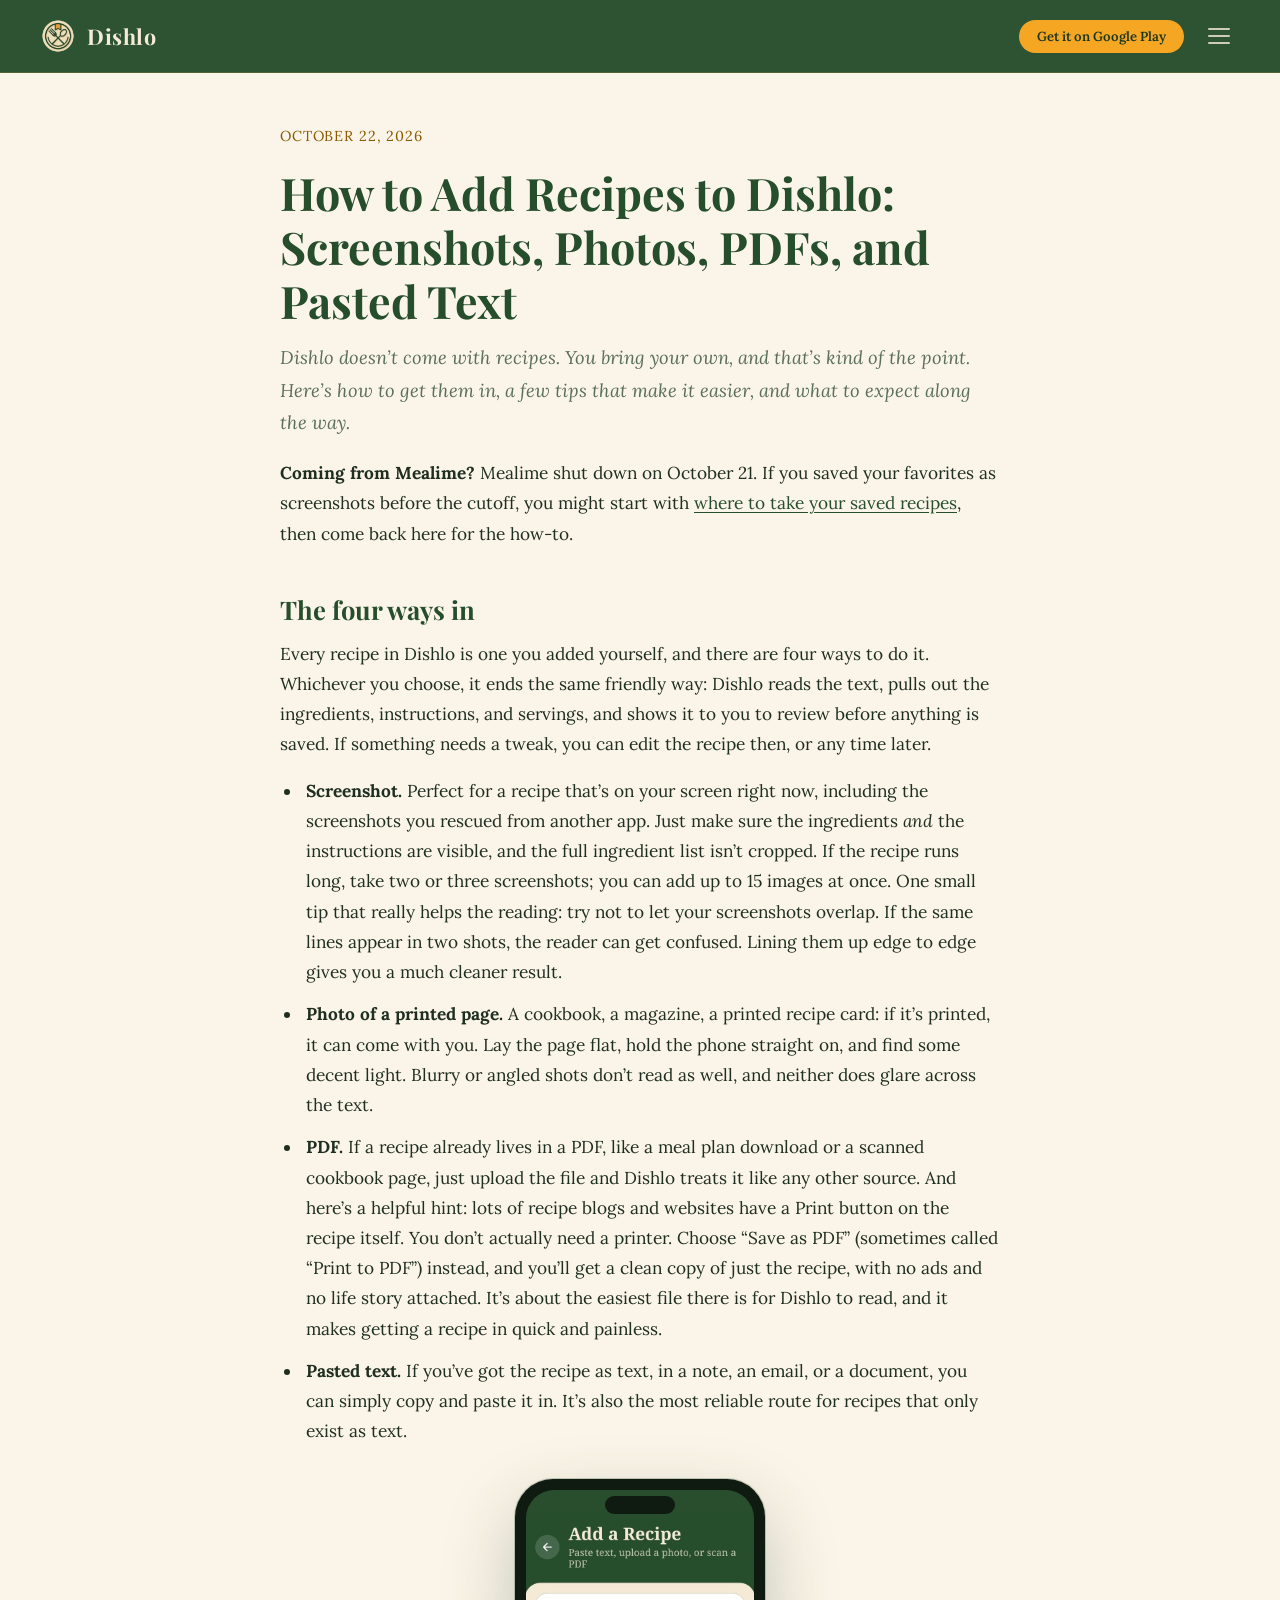
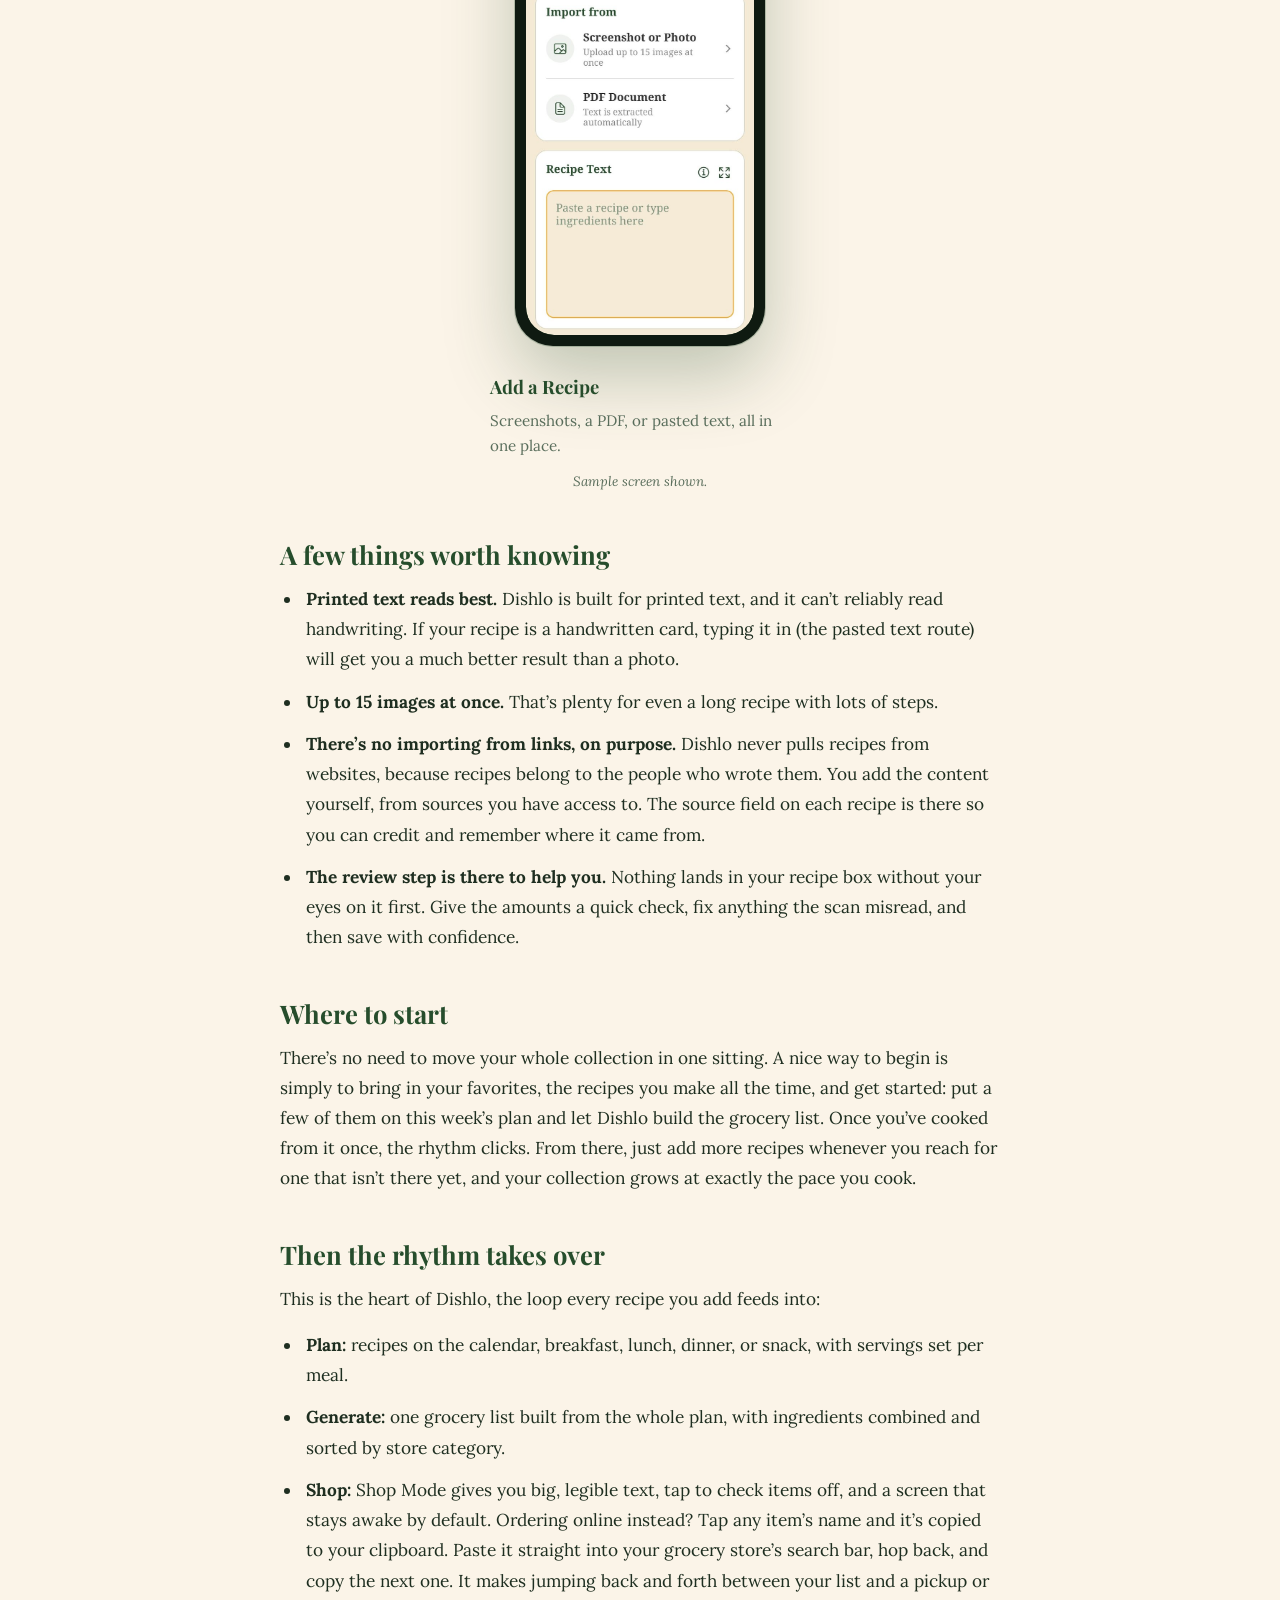
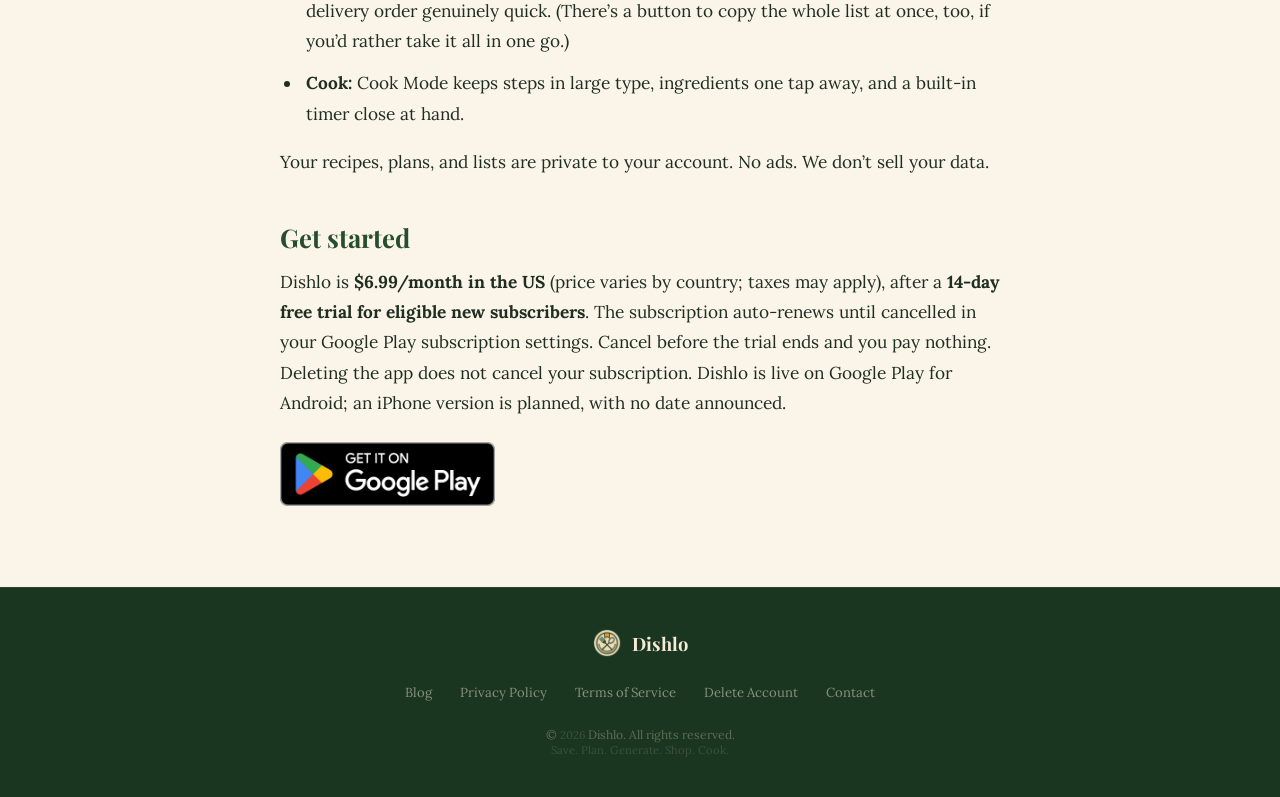
<file: blog/how-to-add-recipes-to-dishlo.html>
<!DOCTYPE html>
<html lang="en">
<head>
  <meta charset="UTF-8" />
  <meta name="viewport" content="width=device-width, initial-scale=1.0" />

  <title>How to Add Recipes to Dishlo: Screenshots, Photos, PDFs, and Pasted Text | Dishlo</title>
  <meta name="description" content="Dishlo doesn't come with recipes. You bring your own. The four ways to add them (screenshot, photo of a printed page, PDF, pasted text), what Dishlo can't read, and an easy way to get started." />
  <meta name="theme-color" content="#264D2C" />
  <link rel="canonical" href="https://www.dishlo.com/blog/how-to-add-recipes-to-dishlo.html" />

  <meta property="og:site_name" content="Dishlo" />
  <meta property="og:title" content="How to Add Recipes to Dishlo: Screenshots, Photos, PDFs, and Pasted Text" />
  <meta property="og:description" content="Dishlo doesn't come with recipes. You bring your own. The four ways to add them (screenshot, photo of a printed page, PDF, pasted text), what Dishlo can't read, and an easy way to get started." />
  <meta property="og:type" content="article" />
  <meta property="og:url" content="https://www.dishlo.com/blog/how-to-add-recipes-to-dishlo.html" />
  <meta property="og:image" content="https://www.dishlo.com/assets/og-image.png" />
  <meta property="og:image:width" content="1200" />
  <meta property="og:image:height" content="630" />
  <meta name="twitter:card" content="summary_large_image" />
  <meta name="twitter:title" content="How to Add Recipes to Dishlo: Screenshots, Photos, PDFs, and Pasted Text" />
  <meta name="twitter:description" content="Dishlo doesn't come with recipes. You bring your own. The four ways to add them (screenshot, photo of a printed page, PDF, pasted text), what Dishlo can't read, and an easy way to get started." />
  <meta name="twitter:image" content="https://www.dishlo.com/assets/og-image.png" />

  <link rel="icon" type="image/png" href="../assets/Dishlo-logo.png" />
  <link rel="apple-touch-icon" href="../assets/Dishlo-logo.png" />
  <link rel="preconnect" href="https://fonts.googleapis.com" />
  <link rel="preconnect" href="https://fonts.gstatic.com" crossorigin />
  <link href="https://fonts.googleapis.com/css2?family=Playfair+Display:ital,wght@0,400;0,600;0,700;0,900;1,400;1,600&family=Lora:ital,wght@0,400;0,500;0,600;1,400&display=swap" rel="stylesheet" />
  <link rel="stylesheet" href="../styles.css" />

  <script type="application/ld+json">
  {
  "@context": "https://schema.org",
  "@type": "Article",
  "headline": "How to Add Recipes to Dishlo: Screenshots, Photos, PDFs, and Pasted Text",
  "datePublished": "2026-10-22",
  "dateModified": "2026-10-22",
  "mainEntityOfPage": "https://www.dishlo.com/blog/how-to-add-recipes-to-dishlo.html",
  "image": "https://www.dishlo.com/assets/og-image.png",
  "author": {
    "@type": "Organization",
    "name": "Dishlo"
  },
  "publisher": {
    "@type": "Organization",
    "name": "Dishlo",
    "logo": {
      "@type": "ImageObject",
      "url": "https://www.dishlo.com/assets/Dishlo-logo.png"
    }
  }
}
  </script>
</head>

<body>
  <nav class="home-nav">
    <a class="nav-logo" href="../index.html">
      <img src="../assets/Dishlo-logo.png" alt="Dishlo logo" />
      <span>Dishlo</span>
    </a>

    <div class="nav-right">
      <a class="nav-cta" href="https://play.google.com/store/apps/details?id=com.jpaulcicero.dishloapp&amp;referrer=utm_source%3Dwebsite%26utm_medium%3Dblog-nav" rel="noopener">Get it on Google Play</a>

      <div class="nav-menu">
        <button class="nav-menu-btn" id="menuBtn" aria-label="Open navigation menu" aria-expanded="false">
          <span></span>
          <span></span>
          <span></span>
        </button>

        <div class="nav-dropdown" id="menuDropdown">
          <a href="../index.html">Home</a>
          <a href="../index.html#how">How it works</a>
          <a href="../index.html#features">Features</a>
          <a href="../index.html#pricing">Pricing</a>
          <a href="../index.html#faq">FAQ</a>
          <a href="./" class="nav-active">Blog</a>
          <a href="../privacy.html">Privacy Policy</a>
          <a href="../terms.html">Terms of Service</a>
        </div>
      </div>
    </div>
  </nav>

  <main class="post-wrap">
<article class="post">
  <header class="post-header">
    <p><time datetime="2026-10-22">October 22, 2026</time></p>
    <h1>How to Add Recipes to Dishlo: Screenshots, Photos, PDFs, and Pasted Text</h1>
    <p><em>Dishlo doesn&rsquo;t come with recipes. You bring your own, and that&rsquo;s kind of the point. Here&rsquo;s how to get them in, a few tips that make it easier, and what to expect along the way.</em></p>
  </header>

  <p><strong>Coming from Mealime?</strong> Mealime shut down on October 21. If you saved your favorites as screenshots before the cutoff, you might start with <a href="mealime-closing-october-21.html">where to take your saved recipes</a>, then come back here for the how-to.</p>

  <section class="post-section">
    <h2>The four ways in</h2>
    <p>Every recipe in Dishlo is one you added yourself, and there are four ways to do it. Whichever you choose, it ends the same friendly way: Dishlo reads the text, pulls out the ingredients, instructions, and servings, and shows it to you to review before anything is saved. If something needs a tweak, you can edit the recipe then, or any time later.</p>
    <ul>
      <li>
        <strong>Screenshot.</strong>
        Perfect for a recipe that&rsquo;s on your screen right now, including the screenshots you rescued from another app. Just make sure the ingredients <em>and</em> the instructions are visible, and the full ingredient list isn&rsquo;t cropped. If the recipe runs long, take two or three screenshots; you can add up to 15 images at once. One small tip that really helps the reading: try not to let your screenshots overlap. If the same lines appear in two shots, the reader can get confused. Lining them up edge to edge gives you a much cleaner result.
      </li>
      <li>
        <strong>Photo of a printed page.</strong>
        A cookbook, a magazine, a printed recipe card: if it&rsquo;s printed, it can come with you. Lay the page flat, hold the phone straight on, and find some decent light. Blurry or angled shots don&rsquo;t read as well, and neither does glare across the text.
      </li>
      <li>
        <strong>PDF.</strong>
        If a recipe already lives in a PDF, like a meal plan download or a scanned cookbook page, just upload the file and Dishlo treats it like any other source. And here&rsquo;s a helpful hint: lots of recipe blogs and websites have a Print button on the recipe itself. You don&rsquo;t actually need a printer. Choose &ldquo;Save as PDF&rdquo; (sometimes called &ldquo;Print to PDF&rdquo;) instead, and you&rsquo;ll get a clean copy of just the recipe, with no ads and no life story attached. It&rsquo;s about the easiest file there is for Dishlo to read, and it makes getting a recipe in quick and painless.
      </li>
      <li>
        <strong>Pasted text.</strong>
        If you&rsquo;ve got the recipe as text, in a note, an email, or a document, you can simply copy and paste it in. It&rsquo;s also the most reliable route for recipes that only exist as text.
      </li>
    </ul>
    <div class="shots-grid post-shots">
      <figure class="shot">
        <div class="phone flat"><div class="phone-notch"></div><div class="phone-screen has-shot">
          <img src="../assets/app-add-recipe.jpg" width="640" height="1239" loading="lazy" alt="The Dishlo Add a Recipe screen with options to upload screenshots or a PDF, or paste recipe text." />
        </div></div>
        <figcaption><strong>Add a Recipe</strong>Screenshots, a PDF, or pasted text, all in one place.</figcaption>
      </figure>
    </div>
    <p class="shots-note">Sample screen shown.</p>
  </section>

  <section class="post-section">
    <h2>A few things worth knowing</h2>
    <ul>
      <li><strong>Printed text reads best.</strong> Dishlo is built for printed text, and it can&rsquo;t reliably read handwriting. If your recipe is a handwritten card, typing it in (the pasted text route) will get you a much better result than a photo.</li>
      <li><strong>Up to 15 images at once.</strong> That&rsquo;s plenty for even a long recipe with lots of steps.</li>
      <li><strong>There&rsquo;s no importing from links, on purpose.</strong> Dishlo never pulls recipes from websites, because recipes belong to the people who wrote them. You add the content yourself, from sources you have access to. The source field on each recipe is there so you can credit and remember where it came from.</li>
      <li><strong>The review step is there to help you.</strong> Nothing lands in your recipe box without your eyes on it first. Give the amounts a quick check, fix anything the scan misread, and then save with confidence.</li>
    </ul>
  </section>

  <section class="post-section">
    <h2>Where to start</h2>
    <p>There&rsquo;s no need to move your whole collection in one sitting. A nice way to begin is simply to bring in your favorites, the recipes you make all the time, and get started: put a few of them on this week&rsquo;s plan and let Dishlo build the grocery list. Once you&rsquo;ve cooked from it once, the rhythm clicks. From there, just add more recipes whenever you reach for one that isn&rsquo;t there yet, and your collection grows at exactly the pace you cook.</p>
  </section>

  <section class="post-section">
    <h2>Then the rhythm takes over</h2>
    <p>This is the heart of Dishlo, the loop every recipe you add feeds into:</p>
    <ul>
      <li><strong>Plan:</strong> recipes on the calendar, breakfast, lunch, dinner, or snack, with servings set per meal.</li>
      <li><strong>Generate:</strong> one grocery list built from the whole plan, with ingredients combined and sorted by store category.</li>
      <li><strong>Shop:</strong> Shop Mode gives you big, legible text, tap to check items off, and a screen that stays awake by default. Ordering online instead? Tap any item&rsquo;s name and it&rsquo;s copied to your clipboard. Paste it straight into your grocery store&rsquo;s search bar, hop back, and copy the next one. It makes jumping back and forth between your list and a pickup or delivery order genuinely quick. (There&rsquo;s a button to copy the whole list at once, too, if you&rsquo;d rather take it all in one go.)</li>
      <li><strong>Cook:</strong> Cook Mode keeps steps in large type, ingredients one tap away, and a built-in timer close at hand.</li>
    </ul>
    <p>Your recipes, plans, and lists are private to your account. No ads. We don&rsquo;t sell your data.</p>
  </section>

  <section class="post-section">
    <h2>Get started</h2>
    <p>Dishlo is <strong>$6.99/month in the US</strong> (price varies by country; taxes may apply), after a <strong>14-day free trial for eligible new subscribers</strong>. The subscription auto-renews until cancelled in your Google Play subscription settings. Cancel before the trial ends and you pay nothing. Deleting the app does not cancel your subscription. Dishlo is live on Google Play for Android; an iPhone version is planned, with no date announced.</p>
    <div class="post-cta">
      <a class="play-badge" href="https://play.google.com/store/apps/details?id=com.jpaulcicero.dishloapp&amp;referrer=utm_source%3Dwebsite%26utm_medium%3Dblog" rel="noopener">
        <img src="../assets/google-play-badge.png" width="478" height="142" alt="Get it on Google Play" />
      </a>
    </div>
  </section>
</article>
  </main>

  <footer>
    <div class="footer-logo">
      <img src="../assets/Dishlo-logo.png" alt="Dishlo" />
      <span>Dishlo</span>
    </div>

    <div class="footer-links">
      <a href="./">Blog</a>
      <a href="../privacy.html">Privacy Policy</a>
      <a href="../terms.html">Terms of Service</a>
      <a href="../delete-account.html">Delete Account</a>
      <a href="mailto:dishlo.app@gmail.com">Contact</a>
    </div>

    <p class="footer-copy">
      &copy; <span id="year"></span> Dishlo. All rights reserved.<br />
      <span>Save. Plan. Generate. Shop. Cook.</span>
    </p>
  </footer>

  <script>
    document.getElementById('year').textContent = new Date().getFullYear();

    const menuBtn = document.getElementById('menuBtn');
    const menuDropdown = document.getElementById('menuDropdown');
    function closeMenu() {
      menuBtn.classList.remove('open');
      menuDropdown.classList.remove('open');
      menuBtn.setAttribute('aria-expanded', 'false');
    }
    menuBtn.addEventListener('click', (e) => {
      e.stopPropagation();
      menuBtn.classList.toggle('open');
      menuDropdown.classList.toggle('open');
      menuBtn.setAttribute('aria-expanded', menuDropdown.classList.contains('open') ? 'true' : 'false');
    });
    menuDropdown.addEventListener('click', (e) => { if (e.target.tagName === 'A') closeMenu(); });
    document.addEventListener('click', closeMenu);
  </script>
</body>
</html>
</file>
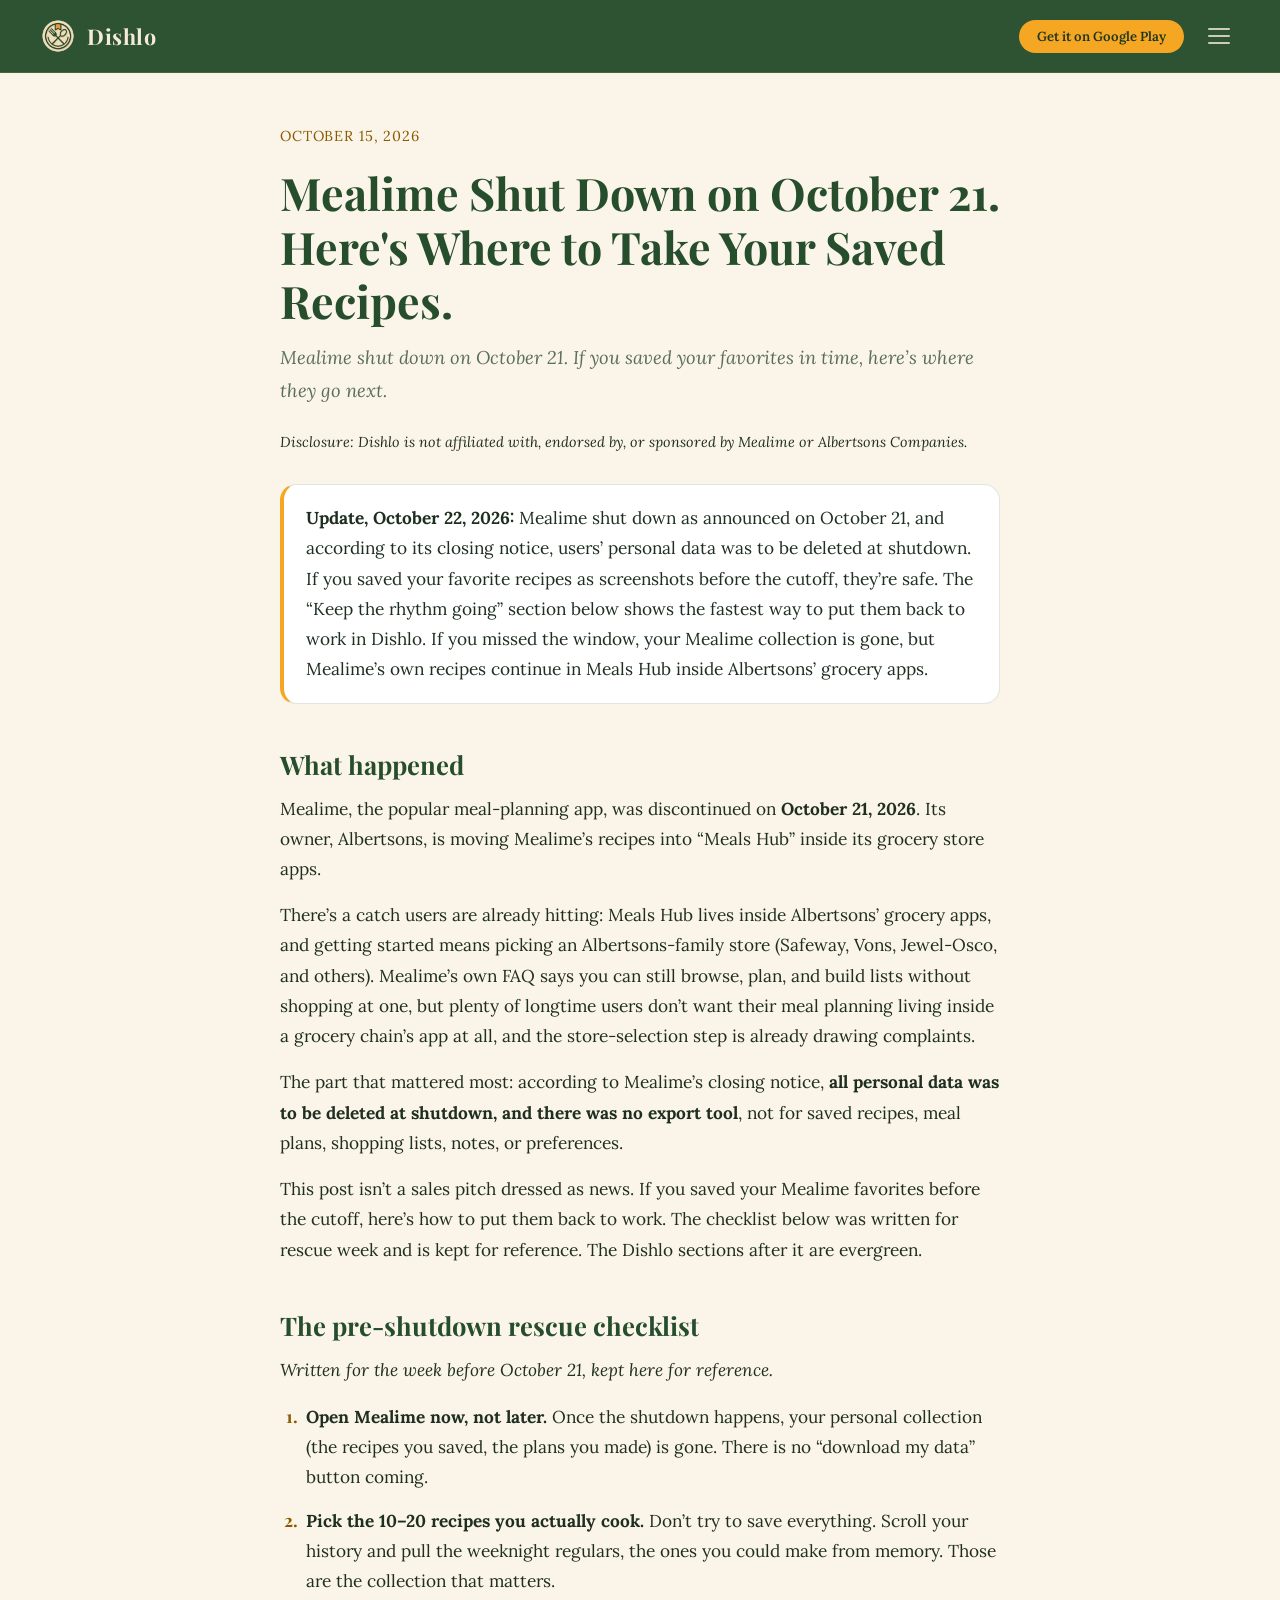
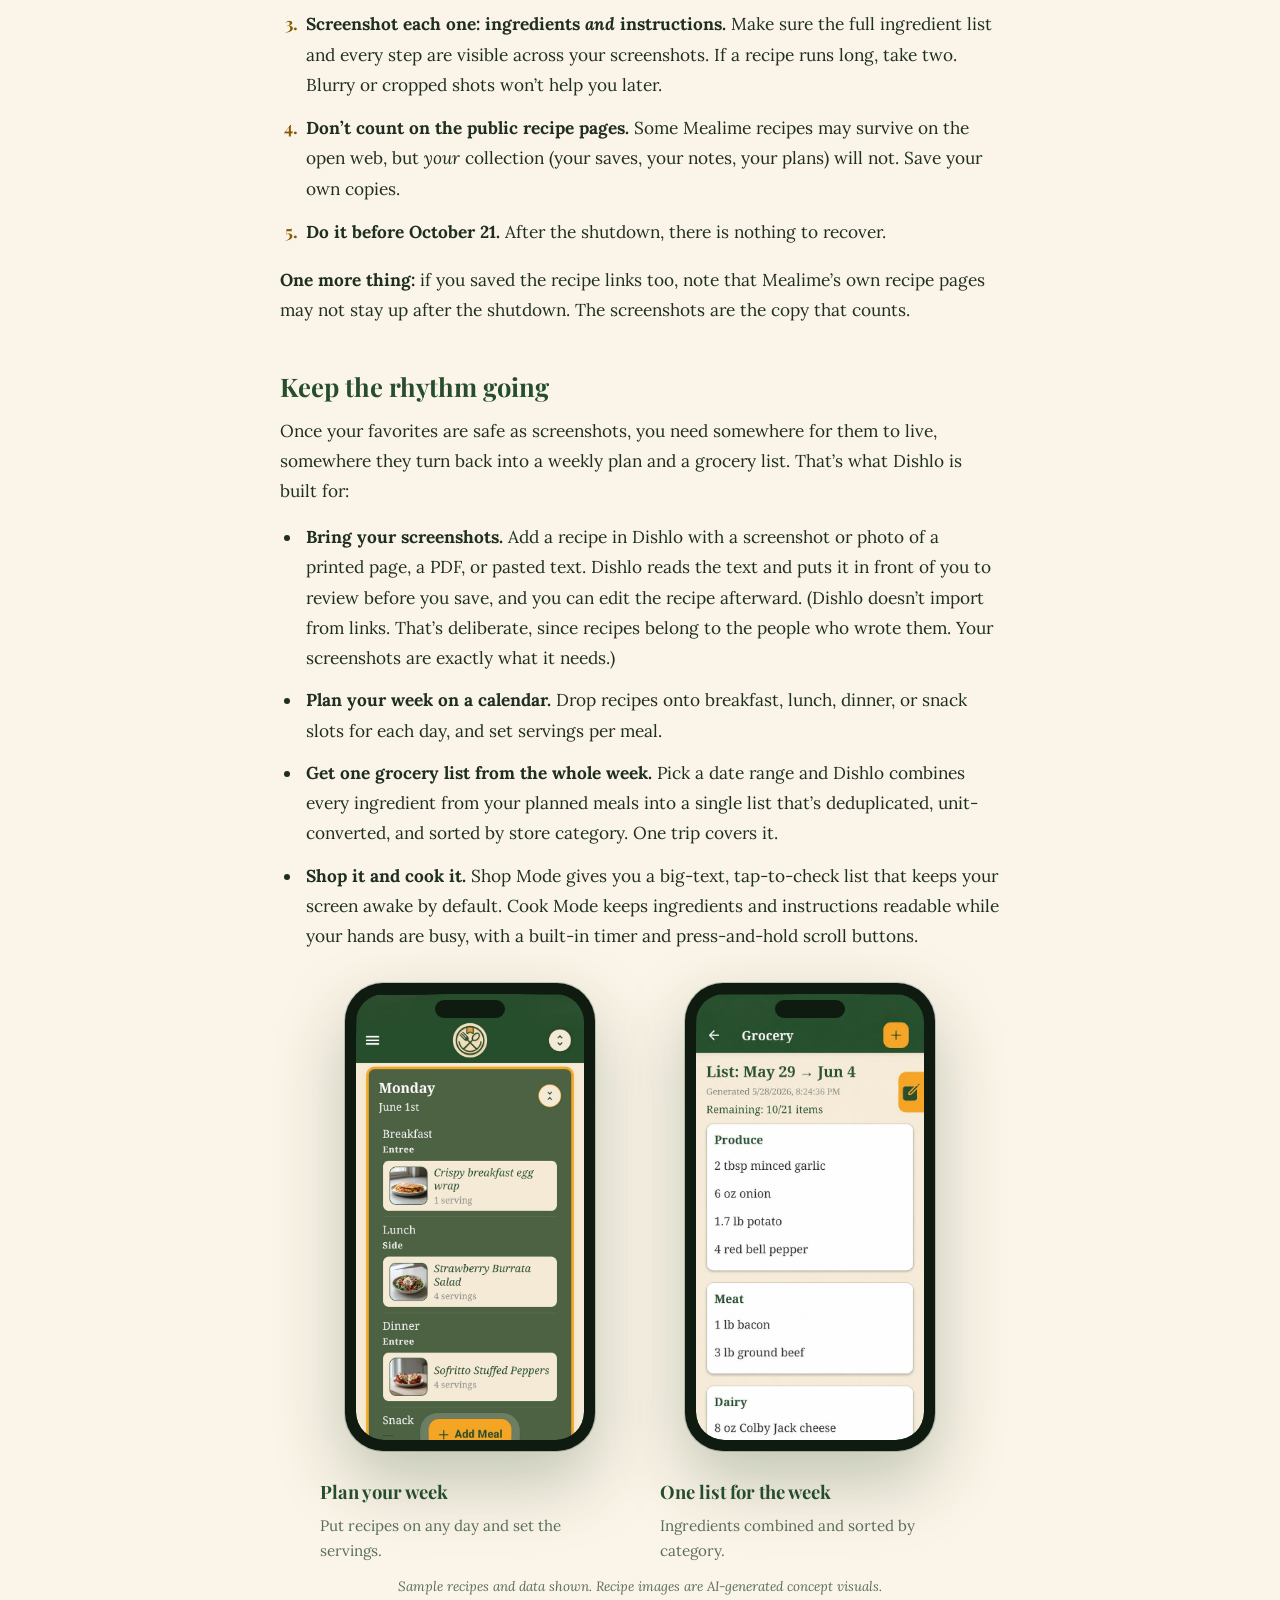
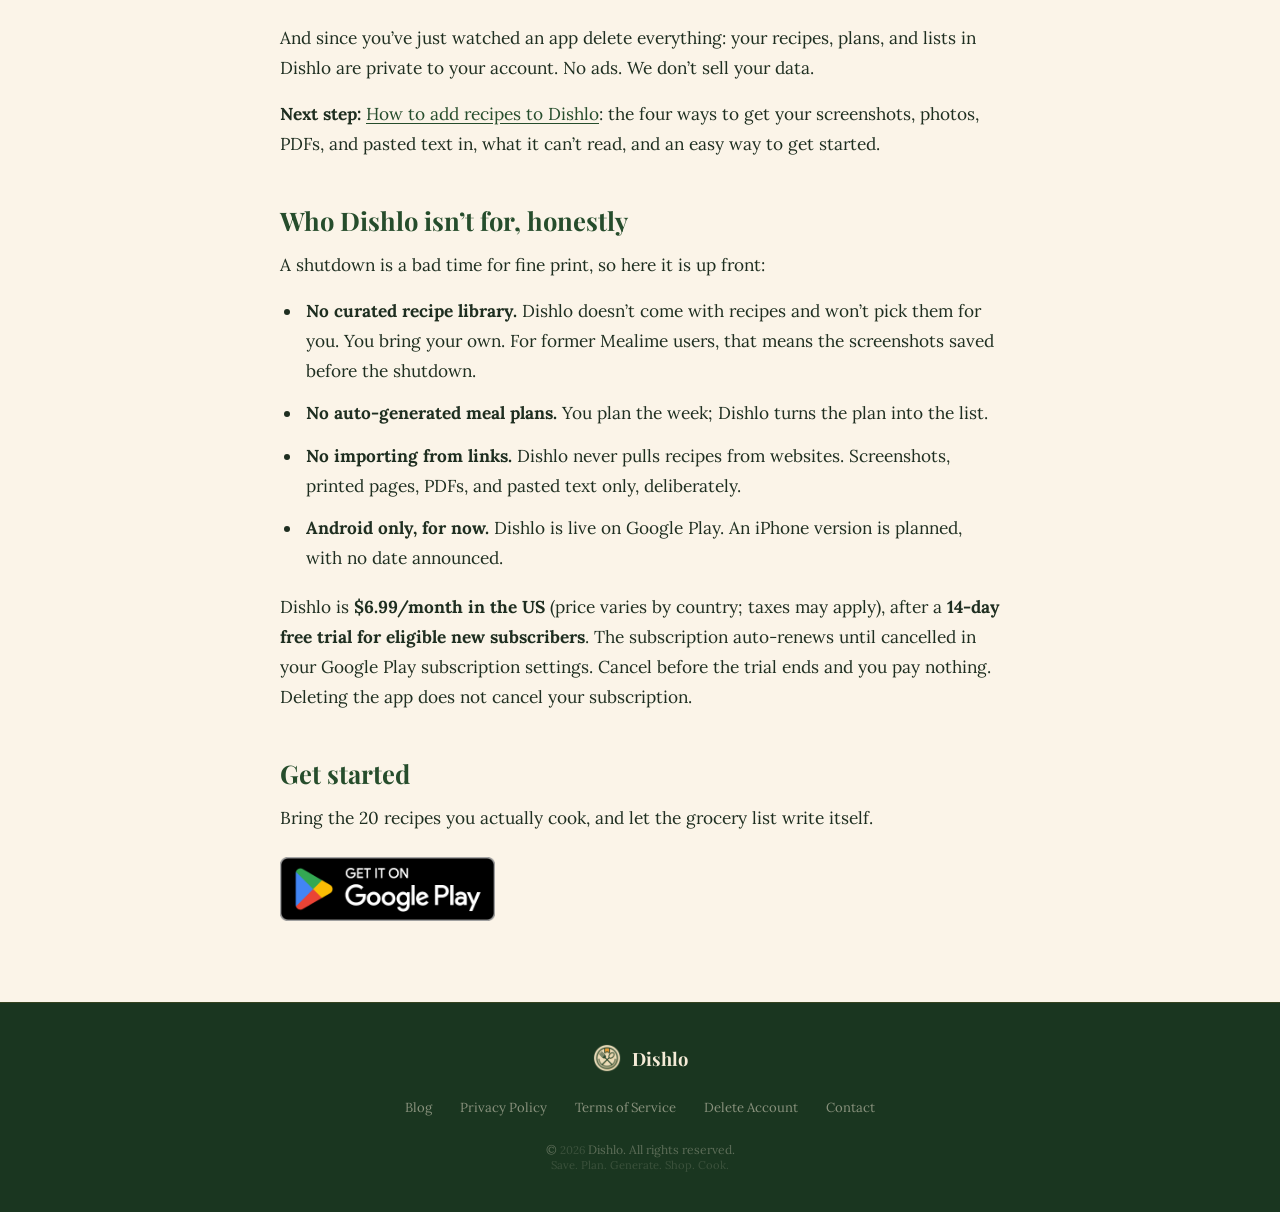
<file: blog/mealime-closing-october-21.html>
<!DOCTYPE html>
<html lang="en">
<head>
  <meta charset="UTF-8" />
  <meta name="viewport" content="width=device-width, initial-scale=1.0" />

  <title>Mealime Shut Down October 21: Where to Take Your Saved Recipes | Dishlo</title>
  <meta name="description" content="Mealime shut down October 21, 2026, with no recipe export. If you saved your favorites in time, here's how to bring them into Dishlo, from screenshot to meal plan to grocery list." />
  <meta name="theme-color" content="#264D2C" />
  <link rel="canonical" href="https://www.dishlo.com/blog/mealime-closing-october-21.html" />

  <meta property="og:site_name" content="Dishlo" />
  <meta property="og:title" content="Mealime Shut Down October 21: Where to Take Your Saved Recipes" />
  <meta property="og:description" content="Mealime shut down October 21, 2026, with no recipe export. If you saved your favorites in time, here's how to bring them into Dishlo, from screenshot to meal plan to grocery list." />
  <meta property="og:type" content="article" />
  <meta property="og:url" content="https://www.dishlo.com/blog/mealime-closing-october-21.html" />
  <meta property="og:image" content="https://www.dishlo.com/assets/og-image.png" />
  <meta property="og:image:width" content="1200" />
  <meta property="og:image:height" content="630" />
  <meta name="twitter:card" content="summary_large_image" />
  <meta name="twitter:title" content="Mealime Shut Down October 21: Where to Take Your Saved Recipes" />
  <meta name="twitter:description" content="If you saved your favorites in time, here's how to bring them into Dishlo." />
  <meta name="twitter:image" content="https://www.dishlo.com/assets/og-image.png" />

  <link rel="icon" type="image/png" href="../assets/Dishlo-logo.png" />
  <link rel="apple-touch-icon" href="../assets/Dishlo-logo.png" />
  <link rel="preconnect" href="https://fonts.googleapis.com" />
  <link rel="preconnect" href="https://fonts.gstatic.com" crossorigin />
  <link href="https://fonts.googleapis.com/css2?family=Playfair+Display:ital,wght@0,400;0,600;0,700;0,900;1,400;1,600&family=Lora:ital,wght@0,400;0,500;0,600;1,400&display=swap" rel="stylesheet" />
  <link rel="stylesheet" href="../styles.css" />

  <script type="application/ld+json">
  {
  "@context": "https://schema.org",
  "@type": "Article",
  "headline": "Mealime Shut Down on October 21. Here's Where to Take Your Saved Recipes.",
  "datePublished": "2026-10-15",
  "dateModified": "2026-10-22",
  "mainEntityOfPage": "https://www.dishlo.com/blog/mealime-closing-october-21.html",
  "image": "https://www.dishlo.com/assets/og-image.png",
  "author": {
    "@type": "Organization",
    "name": "Dishlo"
  },
  "publisher": {
    "@type": "Organization",
    "name": "Dishlo",
    "logo": {
      "@type": "ImageObject",
      "url": "https://www.dishlo.com/assets/Dishlo-logo.png"
    }
  }
}
  </script>
</head>

<body>
  <nav class="home-nav">
    <a class="nav-logo" href="../index.html">
      <img src="../assets/Dishlo-logo.png" alt="Dishlo logo" />
      <span>Dishlo</span>
    </a>

    <div class="nav-right">
      <a class="nav-cta" href="https://play.google.com/store/apps/details?id=com.jpaulcicero.dishloapp&amp;referrer=utm_source%3Dwebsite%26utm_medium%3Dblog-nav" rel="noopener">Get it on Google Play</a>

      <div class="nav-menu">
        <button class="nav-menu-btn" id="menuBtn" aria-label="Open navigation menu" aria-expanded="false">
          <span></span>
          <span></span>
          <span></span>
        </button>

        <div class="nav-dropdown" id="menuDropdown">
          <a href="../index.html">Home</a>
          <a href="../index.html#how">How it works</a>
          <a href="../index.html#features">Features</a>
          <a href="../index.html#pricing">Pricing</a>
          <a href="../index.html#faq">FAQ</a>
          <a href="./" class="nav-active">Blog</a>
          <a href="../privacy.html">Privacy Policy</a>
          <a href="../terms.html">Terms of Service</a>
        </div>
      </div>
    </div>
  </nav>

  <main class="post-wrap">
<article class="post">
  <header class="post-header">
    <p><time datetime="2026-10-15">October 15, 2026</time></p>
    <h1>Mealime Shut Down on October 21. Here's Where to Take Your Saved Recipes.</h1>
    <p><em>Mealime shut down on October 21. If you saved your favorites in time, here&rsquo;s where they go next.</em></p>
  </header>

  <p><small><em>Disclosure: Dishlo is not affiliated with, endorsed by, or sponsored by Mealime or Albertsons Companies.</em></small></p>

  <section class="post-section post-update">
    <p><strong>Update, October 22, 2026:</strong> Mealime shut down as announced on October 21, and according to its closing notice, users&rsquo; personal data was to be deleted at shutdown. If you saved your favorite recipes as screenshots before the cutoff, they&rsquo;re safe. The &ldquo;Keep the rhythm going&rdquo; section below shows the fastest way to put them back to work in Dishlo. If you missed the window, your Mealime collection is gone, but Mealime&rsquo;s own recipes continue in Meals Hub inside Albertsons&rsquo; grocery apps.</p>
  </section>

  <section class="post-section">
    <h2>What happened</h2>
    <p>Mealime, the popular meal-planning app, was discontinued on <strong>October 21, 2026</strong>. Its owner, Albertsons, is moving Mealime&rsquo;s recipes into &ldquo;Meals Hub&rdquo; inside its grocery store apps.</p>
    <p>There&rsquo;s a catch users are already hitting: Meals Hub lives inside Albertsons&rsquo; grocery apps, and getting started means picking an Albertsons-family store (Safeway, Vons, Jewel-Osco, and others). Mealime&rsquo;s own FAQ says you can still browse, plan, and build lists without shopping at one, but plenty of longtime users don&rsquo;t want their meal planning living inside a grocery chain&rsquo;s app at all, and the store-selection step is already drawing complaints.</p>
    <p>The part that mattered most: according to Mealime&rsquo;s closing notice, <strong>all personal data was to be deleted at shutdown, and there was no export tool</strong>, not for saved recipes, meal plans, shopping lists, notes, or preferences.</p>
    <p>This post isn&rsquo;t a sales pitch dressed as news. If you saved your Mealime favorites before the cutoff, here&rsquo;s how to put them back to work. The checklist below was written for rescue week and is kept for reference. The Dishlo sections after it are evergreen.</p>
  </section>

  <section class="post-section">
    <h2>The pre-shutdown rescue checklist</h2>
    <p><em>Written for the week before October 21, kept here for reference.</em></p>
    <ol>
      <li>
        <strong>Open Mealime now, not later.</strong>
        Once the shutdown happens, your personal collection (the recipes you saved, the plans you made) is gone. There is no &ldquo;download my data&rdquo; button coming.
      </li>
      <li>
        <strong>Pick the 10&ndash;20 recipes you actually cook.</strong>
        Don&rsquo;t try to save everything. Scroll your history and pull the weeknight regulars, the ones you could make from memory. Those are the collection that matters.
      </li>
      <li>
        <strong>Screenshot each one: ingredients <em>and</em> instructions.</strong>
        Make sure the full ingredient list and every step are visible across your screenshots. If a recipe runs long, take two. Blurry or cropped shots won&rsquo;t help you later.
      </li>
      <li>
        <strong>Don&rsquo;t count on the public recipe pages.</strong>
        Some Mealime recipes may survive on the open web, but <em>your</em> collection (your saves, your notes, your plans) will not. Save your own copies.
      </li>
      <li>
        <strong>Do it before October 21.</strong>
        After the shutdown, there is nothing to recover.
      </li>
    </ol>
    <p><strong>One more thing:</strong> if you saved the recipe links too, note that Mealime&rsquo;s own recipe pages may not stay up after the shutdown. The screenshots are the copy that counts.</p>
  </section>

  <section class="post-section">
    <h2>Keep the rhythm going</h2>
    <p>Once your favorites are safe as screenshots, you need somewhere for them to live, somewhere they turn back into a weekly plan and a grocery list. That&rsquo;s what Dishlo is built for:</p>
    <ul>
      <li>
        <strong>Bring your screenshots.</strong>
        Add a recipe in Dishlo with a screenshot or photo of a printed page, a PDF, or pasted text. Dishlo reads the text and puts it in front of you to review before you save, and you can edit the recipe afterward. (Dishlo doesn&rsquo;t import from links. That&rsquo;s deliberate, since recipes belong to the people who wrote them. Your screenshots are exactly what it needs.)
      </li>
      <li>
        <strong>Plan your week on a calendar.</strong>
        Drop recipes onto breakfast, lunch, dinner, or snack slots for each day, and set servings per meal.
      </li>
      <li>
        <strong>Get one grocery list from the whole week.</strong>
        Pick a date range and Dishlo combines every ingredient from your planned meals into a single list that&rsquo;s deduplicated, unit-converted, and sorted by store category. One trip covers it.
      </li>
      <li>
        <strong>Shop it and cook it.</strong>
        Shop Mode gives you a big-text, tap-to-check list that keeps your screen awake by default. Cook Mode keeps ingredients and instructions readable while your hands are busy, with a built-in timer and press-and-hold scroll buttons.
      </li>
    </ul>
    <div class="shots-grid post-shots">
      <figure class="shot">
        <div class="phone flat"><div class="phone-notch"></div><div class="phone-screen has-shot">
          <img src="../assets/app-meal-plan.jpg" width="640" height="1298" loading="lazy" alt="The Dishlo meal planner showing a day with breakfast, lunch, dinner and snack slots." />
        </div></div>
        <figcaption><strong>Plan your week</strong>Put recipes on any day and set the servings.</figcaption>
      </figure>
      <figure class="shot">
        <div class="phone flat"><div class="phone-notch"></div><div class="phone-screen has-shot">
          <img src="../assets/app-grocery-list.jpg" width="640" height="1270" loading="lazy" alt="A weekly Dishlo grocery list grouped into Produce, Meat and Dairy." />
        </div></div>
        <figcaption><strong>One list for the week</strong>Ingredients combined and sorted by category.</figcaption>
      </figure>
    </div>
    <p class="shots-note">Sample recipes and data shown. Recipe images are AI-generated concept visuals.</p>
    <p>And since you&rsquo;ve just watched an app delete everything: your recipes, plans, and lists in Dishlo are private to your account. No ads. We don&rsquo;t sell your data.</p>
    <p><strong>Next step:</strong> <a href="how-to-add-recipes-to-dishlo.html">How to add recipes to Dishlo</a>: the four ways to get your screenshots, photos, PDFs, and pasted text in, what it can&rsquo;t read, and an easy way to get started.</p>
  </section>

  <section class="post-section">
    <h2>Who Dishlo isn&rsquo;t for, honestly</h2>
    <p>A shutdown is a bad time for fine print, so here it is up front:</p>
    <ul>
      <li><strong>No curated recipe library.</strong> Dishlo doesn&rsquo;t come with recipes and won&rsquo;t pick them for you. You bring your own. For former Mealime users, that means the screenshots saved before the shutdown.</li>
      <li><strong>No auto-generated meal plans.</strong> You plan the week; Dishlo turns the plan into the list.</li>
      <li><strong>No importing from links.</strong> Dishlo never pulls recipes from websites. Screenshots, printed pages, PDFs, and pasted text only, deliberately.</li>
      <li><strong>Android only, for now.</strong> Dishlo is live on Google Play. An iPhone version is planned, with no date announced.</li>
    </ul>
    <p>Dishlo is <strong>$6.99/month in the US</strong> (price varies by country; taxes may apply), after a <strong>14-day free trial for eligible new subscribers</strong>. The subscription auto-renews until cancelled in your Google Play subscription settings. Cancel before the trial ends and you pay nothing. Deleting the app does not cancel your subscription.</p>
  </section>

  <section class="post-section">
    <h2>Get started</h2>
    <p>Bring the 20 recipes you actually cook, and let the grocery list write itself.</p>
    <div class="post-cta">
      <a class="play-badge" href="https://play.google.com/store/apps/details?id=com.jpaulcicero.dishloapp&amp;referrer=utm_source%3Dwebsite%26utm_medium%3Dblog" rel="noopener">
        <img src="../assets/google-play-badge.png" width="478" height="142" alt="Get it on Google Play" />
      </a>
    </div>
  </section>
</article>
  </main>

  <footer>
    <div class="footer-logo">
      <img src="../assets/Dishlo-logo.png" alt="Dishlo" />
      <span>Dishlo</span>
    </div>

    <div class="footer-links">
      <a href="./">Blog</a>
      <a href="../privacy.html">Privacy Policy</a>
      <a href="../terms.html">Terms of Service</a>
      <a href="../delete-account.html">Delete Account</a>
      <a href="mailto:dishlo.app@gmail.com">Contact</a>
    </div>

    <p class="footer-copy">
      &copy; <span id="year"></span> Dishlo. All rights reserved.<br />
      <span>Save. Plan. Generate. Shop. Cook.</span>
    </p>
  </footer>

  <script>
    document.getElementById('year').textContent = new Date().getFullYear();

    const menuBtn = document.getElementById('menuBtn');
    const menuDropdown = document.getElementById('menuDropdown');
    function closeMenu() {
      menuBtn.classList.remove('open');
      menuDropdown.classList.remove('open');
      menuBtn.setAttribute('aria-expanded', 'false');
    }
    menuBtn.addEventListener('click', (e) => {
      e.stopPropagation();
      menuBtn.classList.toggle('open');
      menuDropdown.classList.toggle('open');
      menuBtn.setAttribute('aria-expanded', menuDropdown.classList.contains('open') ? 'true' : 'false');
    });
    menuDropdown.addEventListener('click', (e) => { if (e.target.tagName === 'A') closeMenu(); });
    document.addEventListener('click', closeMenu);
  </script>
</body>
</html>
</file>
<file: styles.css>
/*
 * styles.css — Dishlo Website
 * Shared design tokens, resets, navigation, homepage, legal pages, footer,
 * responsive behavior, and small interactions.
 */

/* ── Design Tokens ──────────────────────────────────────────────── */
:root {
  --green:        #264D2C;
  --green-dark:   #1a3620;
  --green-mid:    #4C6141;
  --yellow:       #F5A623;
  --yellow-light: #FBBF5E;
  --beige:        #F5EBD7;
  --beige-light:  #FBF4E8;
  --text-dark:    #1e2e20;
  --text-muted:   #5a6e5c;
  --white:        #FFFFFF;
  --card-border:  rgba(38,77,44,0.14);

  --serif: 'Playfair Display', Georgia, serif;
  --body:  'Lora', Georgia, serif;

  --radius-sm: 10px;
  --radius-md: 16px;
  --radius-lg: 24px;
  --radius-xl: 36px;
}

/* ── Reset ──────────────────────────────────────────────────────── */
*, *::before, *::after {
  box-sizing: border-box;
  margin: 0;
  padding: 0;
}

html {
  scroll-behavior: smooth;
}

body {
  font-family: var(--body);
  background: var(--beige-light);
  color: var(--text-dark);
  overflow-x: hidden;
  -webkit-font-smoothing: antialiased;
}

img {
  display: block;
  max-width: 100%;
}

a {
  color: inherit;
  text-decoration: none;
}

a:hover {
  color: var(--yellow);
}

/* ── Navigation ─────────────────────────────────────────────────── */
nav {
  position: relative;
  z-index: 100;
  display: flex;
  align-items: center;
  justify-content: space-between;
  padding: 16px 40px;
  background: var(--green-dark);
  border-bottom: 1px solid rgba(245,166,35,0.15);
}

.home-nav {
  position: fixed;
  top: 0;
  left: 0;
  right: 0;
  background: rgba(38,77,44,0.96);
  backdrop-filter: blur(12px);
  -webkit-backdrop-filter: blur(12px);
  border-bottom: 1px solid rgba(245,166,35,0.18);
}

.nav-logo {
  display: flex;
  align-items: center;
  gap: 11px;
  text-decoration: none;
}

.nav-logo img {
  width: 36px;
  height: 36px;
  border-radius: 8px;
}

.legal-nav .nav-logo img {
  width: 32px;
  height: 32px;
  border-radius: 7px;
}

.nav-logo span {
  font-family: var(--serif);
  font-size: 1.35rem;
  font-weight: 700;
  color: var(--beige);
  letter-spacing: 0.5px;
}

.legal-nav .nav-logo span {
  font-size: 1.2rem;
}

.nav-right {
  display: flex;
  align-items: center;
  gap: 14px;
}

.nav-badge {
  font-family: var(--body);
  font-size: 0.72rem;
  font-weight: 500;
  color: var(--green);
  background: var(--yellow);
  padding: 5px 14px;
  border-radius: 99px;
  letter-spacing: 0.04em;
}

.nav-menu {
  position: relative;
}

.nav-menu-btn {
  background: none;
  border: none;
  cursor: pointer;
  padding: 6px 8px;
  color: var(--beige);
  display: flex;
  flex-direction: column;
  gap: 5px;
  opacity: 0.8;
  transition: opacity 0.2s;
}

.nav-menu-btn:hover {
  opacity: 1;
}

.nav-menu-btn span {
  display: block;
  width: 22px;
  height: 2px;
  background: currentColor;
  border-radius: 2px;
  transition: transform 0.22s ease, opacity 0.22s ease;
}

.nav-menu-btn.open span:nth-child(1) {
  transform: translateY(7px) rotate(45deg);
}

.nav-menu-btn.open span:nth-child(2) {
  opacity: 0;
  transform: scaleX(0);
}

.nav-menu-btn.open span:nth-child(3) {
  transform: translateY(-7px) rotate(-45deg);
}

.nav-dropdown {
  display: none;
  position: absolute;
  top: calc(100% + 14px);
  right: 0;
  background: var(--green-dark);
  border: 1px solid rgba(245,166,35,0.2);
  border-radius: 12px;
  min-width: 190px;
  overflow: hidden;
  box-shadow: 0 8px 32px rgba(0,0,0,0.35);
}

.nav-dropdown.open {
  display: block;
  animation: dropIn 0.18s ease both;
}

.nav-dropdown a {
  display: block;
  padding: 13px 20px;
  font-family: var(--body);
  font-size: 0.88rem;
  color: rgba(245,235,215,0.75);
  text-decoration: none;
  border-bottom: 1px solid rgba(245,166,35,0.1);
  transition: background 0.15s, color 0.15s;
}

.nav-dropdown a:last-child {
  border-bottom: none;
}

.nav-dropdown a:hover {
  background: rgba(245,166,35,0.08);
  color: var(--yellow);
}

.nav-dropdown a.nav-active {
  color: var(--yellow);
  font-weight: 500;
}

@keyframes dropIn {
  from {
    opacity: 0;
    transform: translateY(-6px);
  }
  to {
    opacity: 1;
    transform: translateY(0);
  }
}

/* ── Homepage Hero ──────────────────────────────────────────────── */
.hero {
  min-height: 100vh;
  background: var(--green);
  display: flex;
  flex-direction: column;
  align-items: center;
  justify-content: center;
  text-align: center;
  padding: 120px 24px 80px;
  position: relative;
  overflow: hidden;
}

.hero::before {
  content: '';
  position: absolute;
  inset: 0;
  background: radial-gradient(ellipse 70% 55% at 50% 40%, rgba(245,166,35,0.09) 0%, transparent 70%);
  pointer-events: none;
}

.hero::after {
  content: '';
  position: absolute;
  inset: 0;
  background-image: url("data:image/svg+xml,%3Csvg viewBox='0 0 256 256' xmlns='http://www.w3.org/2000/svg'%3E%3Cfilter id='n'%3E%3CfeTurbulence type='fractalNoise' baseFrequency='0.9' numOctaves='4' stitchTiles='stitch'/%3E%3C/filter%3E%3Crect width='100%25' height='100%25' filter='url(%23n)' opacity='0.04'/%3E%3C/svg%3E");
  opacity: 0.35;
  pointer-events: none;
}

.hero-logo {
  width: 130px;
  height: 130px;
  border-radius: 28px;
  margin-bottom: 28px;
  position: relative;
  z-index: 1;
  animation: heroFadeUp 0.8s ease both;
  box-shadow: 0 20px 60px rgba(0,0,0,0.3);
}

.hero h1 {
  font-family: var(--serif);
  font-size: clamp(3.5rem, 9vw, 6.5rem);
  font-weight: 900;
  color: var(--beige);
  letter-spacing: 0.02em;
  line-height: 1;
  position: relative;
  z-index: 1;
  animation: heroFadeUp 0.8s 0.1s ease both;
}

.hero-divider {
  display: flex;
  align-items: center;
  gap: 12px;
  margin: 22px 0;
  position: relative;
  z-index: 1;
  animation: heroFadeUp 0.8s 0.2s ease both;
}

.hero-divider-line {
  width: 64px;
  height: 2px;
  background: var(--yellow);
  border-radius: 99px;
}

.hero-divider-dot {
  width: 9px;
  height: 9px;
  border-radius: 50%;
  background: var(--yellow);
}

.hero-tagline {
  font-family: var(--body);
  font-size: clamp(1rem, 2.8vw, 1.3rem);
  color: rgba(245,235,215,0.85);
  line-height: 1.65;
  max-width: 520px;
  position: relative;
  z-index: 1;
  animation: heroFadeUp 0.8s 0.25s ease both;
}

.hero-tagline em {
  color: var(--beige);
  font-style: italic;
}

.hero-flow {
  display: flex;
  align-items: center;
  flex-wrap: wrap;
  justify-content: center;
  gap: 8px;
  margin: 32px 0;
  position: relative;
  z-index: 1;
  animation: heroFadeUp 0.8s 0.35s ease both;
}

.flow-chip {
  font-family: var(--serif);
  font-size: 0.8rem;
  font-weight: 700;
  color: var(--green);
  background: var(--yellow);
  padding: 6px 16px;
  border-radius: 99px;
  letter-spacing: 0.04em;
}

.flow-arrow {
  color: rgba(245,235,215,0.4);
  font-size: 1rem;
}

.hero-stores {
  display: flex;
  flex-direction: column;
  align-items: center;
  gap: 12px;
  position: relative;
  z-index: 1;
  animation: heroFadeUp 0.8s 0.45s ease both;
  margin-top: 8px;
}

.hero-stores-label {
  font-family: var(--body);
  font-size: 0.78rem;
  color: rgba(245,235,215,0.55);
  letter-spacing: 0.08em;
  text-transform: uppercase;
  font-style: italic;
}

.store-btns,
.coming-stores {
  display: flex;
  gap: 14px;
  flex-wrap: wrap;
  justify-content: center;
}

.store-btn,
.coming-store-btn {
  display: flex;
  align-items: center;
  gap: 10px;
  padding: 12px 22px;
  border-radius: var(--radius-md);
  border: 1.5px solid rgba(245,166,35,0.4);
  background: rgba(245,235,215,0.06);
  color: var(--beige);
  font-family: var(--body);
  font-size: 0.88rem;
  cursor: not-allowed;
  opacity: 0.65;
}

.coming-store-btn {
  gap: 12px;
  padding: 14px 28px;
  background: rgba(245,235,215,0.05);
  border-color: rgba(245,166,35,0.35);
  opacity: 0.6;
}

.store-btn svg,
.coming-store-btn svg {
  flex-shrink: 0;
}

.store-btn-inner,
.coming-store-btn-inner {
  text-align: left;
}

.store-btn-inner small,
.coming-store-btn-inner small {
  display: block;
  font-size: 0.62rem;
  opacity: 0.7;
  letter-spacing: 0.04em;
  text-transform: uppercase;
}

.coming-store-btn-inner small {
  font-size: 0.65rem;
  opacity: 0.65;
  letter-spacing: 0.06em;
  font-family: var(--body);
}

.store-btn-inner strong {
  display: block;
  font-size: 0.95rem;
  font-weight: 600;
}

.coming-store-btn-inner strong {
  display: block;
  font-size: 1.05rem;
  font-family: var(--serif);
  font-weight: 600;
}

/* ── General Sections ───────────────────────────────────────────── */
section {
  padding: 96px 24px;
}

.container {
  max-width: 1100px;
  margin: 0 auto;
}

.section-label {
  font-family: var(--body);
  font-size: 0.72rem;
  letter-spacing: 0.16em;
  text-transform: uppercase;
  color: var(--yellow);
  font-weight: 500;
  margin-bottom: 14px;
}

.section-title {
  font-family: var(--serif);
  font-size: clamp(1.9rem, 4vw, 2.9rem);
  font-weight: 700;
  color: var(--green);
  line-height: 1.2;
  margin-bottom: 18px;
}

.section-body {
  font-family: var(--body);
  font-size: 1.05rem;
  color: var(--text-muted);
  line-height: 1.75;
  max-width: 600px;
}

/* ── How Section ───────────────────────────────────────────────── */
.how-section {
  background: var(--green-dark);
  position: relative;
  overflow: hidden;
}

.how-section::before {
  content: '';
  position: absolute;
  inset: 0;
  background: radial-gradient(ellipse 80% 60% at 50% 100%, rgba(245,166,35,0.07) 0%, transparent 70%);
  pointer-events: none;
}

.how-section .section-title {
  color: var(--beige);
}

.how-section .section-label {
  color: var(--yellow);
}

.how-section .section-body {
  color: rgba(245,235,215,0.7);
}

.steps-grid {
  display: grid;
  grid-template-columns: repeat(auto-fit, minmax(180px, 1fr));
  gap: 2px;
  margin-top: 56px;
  border-radius: var(--radius-lg);
  overflow: hidden;
  border: 1px solid rgba(245,166,35,0.12);
}

.step {
  background: rgba(255,255,255,0.03);
  padding: 36px 28px;
  border-right: 1px solid rgba(245,166,35,0.1);
  transition: background 0.25s;
}

.step:last-child {
  border-right: none;
}

.step:hover {
  background: rgba(245,166,35,0.06);
}

.step-num {
  font-family: var(--serif);
  font-size: 2.4rem;
  font-weight: 900;
  color: rgba(245,166,35,0.22);
  line-height: 1;
  margin-bottom: 14px;
}

.step-icon {
  font-size: 1.6rem;
  margin-bottom: 14px;
}

.step-title {
  font-family: var(--serif);
  font-size: 1.05rem;
  font-weight: 700;
  color: var(--beige);
  margin-bottom: 10px;
}

.step-desc {
  font-family: var(--body);
  font-size: 0.88rem;
  color: rgba(245,235,215,0.6);
  line-height: 1.65;
}

/* ── Features Section ──────────────────────────────────────────── */
.features-section {
  background: var(--beige-light);
}

.features-grid {
  display: grid;
  grid-template-columns: repeat(auto-fit, minmax(300px, 1fr));
  gap: 20px;
  margin-top: 56px;
}

.feature-card {
  background: var(--white);
  border: 1px solid var(--card-border);
  border-radius: var(--radius-md);
  padding: 36px 32px;
  transition: transform 0.22s ease, box-shadow 0.22s ease;
  position: relative;
  overflow: hidden;
}

.feature-card::before {
  content: '';
  position: absolute;
  top: 0;
  left: 0;
  right: 0;
  height: 3px;
  background: linear-gradient(90deg, var(--green), var(--yellow));
  opacity: 0;
  transition: opacity 0.22s;
}

.feature-card:hover {
  transform: translateY(-4px);
  box-shadow: 0 12px 40px rgba(38,77,44,0.12);
}

.feature-card:hover::before {
  opacity: 1;
}

.feature-icon {
  width: 48px;
  height: 48px;
  background: rgba(38,77,44,0.07);
  border-radius: var(--radius-sm);
  display: flex;
  align-items: center;
  justify-content: center;
  font-size: 1.4rem;
  margin-bottom: 20px;
}

.feature-title {
  font-family: var(--serif);
  font-size: 1.18rem;
  font-weight: 700;
  color: var(--green);
  margin-bottom: 12px;
}

.feature-desc {
  font-family: var(--body);
  font-size: 0.92rem;
  color: var(--text-muted);
  line-height: 1.72;
}

.feature-bullets {
  margin-top: 14px;
  display: flex;
  flex-direction: column;
  gap: 6px;
}

.feature-bullet {
  display: flex;
  align-items: flex-start;
  gap: 8px;
  font-family: var(--body);
  font-size: 0.88rem;
  color: var(--text-muted);
  line-height: 1.5;
}

.feature-bullet::before {
  content: '·';
  color: var(--yellow);
  font-size: 1.4rem;
  line-height: 1;
  flex-shrink: 0;
  margin-top: -1px;
}

/* ── Disclaimer Section ────────────────────────────────────────── */
.disclaimer-section {
  background: var(--beige);
  padding: 72px 24px;
}

.disclaimer-card {
  max-width: 900px;
  margin: 0 auto;
  background: var(--white);
  border: 1px solid var(--card-border);
  border-left: 5px solid var(--yellow);
  border-radius: var(--radius-md);
  padding: 32px;
  box-shadow: 0 12px 36px rgba(38,77,44,0.08);
}

.disclaimer-card h2 {
  font-family: var(--serif);
  color: var(--green);
  font-size: clamp(1.45rem, 3vw, 2rem);
  margin-bottom: 14px;
}

.disclaimer-card p {
  font-family: var(--body);
  color: var(--text-muted);
  font-size: 0.96rem;
  line-height: 1.75;
  margin-bottom: 12px;
}

.disclaimer-card p:last-child {
  margin-bottom: 0;
}

.disclaimer-card strong {
  color: var(--text-dark);
}

/* ── Coming Soon Section ───────────────────────────────────────── */
.coming-section {
  background: var(--green);
  text-align: center;
  position: relative;
  overflow: hidden;
}

.coming-section::before {
  content: '';
  position: absolute;
  inset: 0;
  background: radial-gradient(ellipse 60% 80% at 50% 0%, rgba(245,166,35,0.1) 0%, transparent 65%);
}

.coming-section .section-title {
  color: var(--beige);
  position: relative;
  z-index: 1;
  max-width: 680px;
  margin: 0 auto 18px;
}

.coming-section .section-label,
.coming-section .section-body,
.coming-stores,
.notify-note {
  position: relative;
  z-index: 1;
}

.coming-section .section-body {
  color: rgba(245,235,215,0.72);
  margin: 0 auto 40px;
}

.notify-note {
  font-family: var(--body);
  font-style: italic;
  font-size: 0.82rem;
  color: rgba(245,235,215,0.45);
  margin-top: 20px;
}

/* ── Legal Pages ───────────────────────────────────────────────── */
.page-header {
  background: var(--green);
  padding: 64px 40px 52px;
  text-align: center;
}

.page-header h1 {
  font-family: var(--serif);
  font-size: clamp(1.8rem, 4vw, 2.8rem);
  font-weight: 700;
  color: var(--beige);
  margin-bottom: 12px;
}

.page-header p {
  font-family: var(--body);
  font-size: 0.9rem;
  color: rgba(245,235,215,0.6);
  font-style: italic;
}

.content {
  max-width: 760px;
  margin: 0 auto;
  padding: 56px 24px 80px;
}

.content h2 {
  font-family: var(--serif);
  font-size: 1.3rem;
  font-weight: 700;
  color: var(--green);
  margin: 44px 0 12px;
  padding-top: 8px;
  border-top: 1px solid rgba(38,77,44,0.12);
}

.content h2:first-of-type {
  margin-top: 0;
  border-top: none;
}

.content h3 {
  font-family: var(--serif);
  font-size: 1.05rem;
  font-weight: 600;
  color: var(--text-dark);
  margin: 24px 0 8px;
}

.content p {
  font-family: var(--body);
  font-size: 0.97rem;
  line-height: 1.78;
  color: var(--text-muted);
  margin-bottom: 14px;
}

.content ul {
  margin: 8px 0 14px 20px;
}

.content ul li {
  font-family: var(--body);
  font-size: 0.97rem;
  line-height: 1.75;
  color: var(--text-muted);
  margin-bottom: 6px;
}

.content strong {
  color: var(--text-dark);
}

.content a {
  color: var(--green);
  text-decoration: underline;
}

.content a:hover {
  color: var(--yellow);
}

.effective-date {
  display: inline-block;
  background: rgba(38,77,44,0.07);
  border-left: 3px solid var(--yellow);
  padding: 10px 18px;
  border-radius: 0 8px 8px 0;
  font-family: var(--body);
  font-size: 0.85rem;
  color: var(--text-muted);
  margin-bottom: 36px;
  font-style: italic;
}

.services-table {
  width: 100%;
  border-collapse: collapse;
  margin: 16px 0 20px;
  font-family: var(--body);
  font-size: 0.88rem;
}

.services-table th {
  background: rgba(38,77,44,0.07);
  color: var(--green);
  font-weight: 600;
  text-align: left;
  padding: 10px 14px;
  border-bottom: 2px solid rgba(38,77,44,0.15);
}

.services-table td {
  padding: 10px 14px;
  border-bottom: 1px solid rgba(38,77,44,0.08);
  color: var(--text-muted);
  vertical-align: top;
}

.services-table tr:last-child td {
  border-bottom: none;
}

.services-table a {
  font-size: 0.82rem;
  word-break: break-all;
}

.legal-warning {
  background: rgba(38,77,44,0.06);
  border: 1.5px solid rgba(38,77,44,0.2);
  border-left: 4px solid var(--green);
  border-radius: 0 8px 8px 0;
  padding: 18px 20px;
  margin: 16px 0 20px;
  font-family: var(--body);
  font-size: 0.88rem;
  line-height: 1.72;
  color: var(--text-dark);
  font-weight: 500;
}

.govlaw-note {
  font-style: italic;
  font-size: 0.88rem;
  color: var(--text-muted);
  margin-top: 10px;
}

/* ── Footer ────────────────────────────────────────────────────── */
footer {
  background: var(--green-dark);
  padding: 40px;
  display: flex;
  flex-direction: column;
  align-items: center;
  gap: 20px;
  border-top: 1px solid rgba(245,166,35,0.12);
}

.footer-logo {
  display: flex;
  align-items: center;
  gap: 10px;
}

.footer-logo img {
  width: 30px;
  height: 30px;
  border-radius: 6px;
}

.footer-logo span {
  font-family: var(--serif);
  font-size: 1.15rem;
  font-weight: 700;
  color: var(--beige);
}

.footer-links {
  display: flex;
  gap: 28px;
  flex-wrap: wrap;
  justify-content: center;
}

.footer-links a {
  font-family: var(--body);
  font-size: 0.82rem;
  color: rgba(245,235,215,0.5);
  transition: color 0.2s;
}

.footer-links a:hover {
  color: var(--yellow);
}

.footer-copy {
  font-family: var(--body);
  font-size: 0.76rem;
  color: rgba(245,235,215,0.3);
  text-align: center;
}

.footer-copy span {
  opacity: 0.5;
  font-size: 0.7rem;
}

/* ── Animations ────────────────────────────────────────────────── */
@keyframes heroFadeUp {
  from {
    opacity: 0;
    transform: translateY(24px);
  }
  to {
    opacity: 1;
    transform: translateY(0);
  }
}

.reveal {
  opacity: 0;
  transform: translateY(30px);
  transition: opacity 0.65s ease, transform 0.65s ease;
}

.reveal.visible {
  opacity: 1;
  transform: translateY(0);
}

.reveal-delay-1 { transition-delay: 0.1s; }
.reveal-delay-2 { transition-delay: 0.2s; }
.reveal-delay-3 { transition-delay: 0.3s; }
.reveal-delay-4 { transition-delay: 0.4s; }
.reveal-delay-5 { transition-delay: 0.5s; }

/* ── Responsive ────────────────────────────────────────────────── */
@media (max-width: 700px) {
  nav {
    padding: 14px 20px;
  }

  .steps-grid {
    grid-template-columns: 1fr 1fr;
  }

  .step {
    border-right: none;
    border-bottom: 1px solid rgba(245,166,35,0.1);
  }

  .step:last-child {
    border-bottom: none;
  }

  .features-grid {
    grid-template-columns: 1fr;
  }

  .store-btns {
    flex-direction: column;
    align-items: center;
  }
}

@media (max-width: 600px) {
  .page-header {
    padding: 48px 24px 40px;
  }

  .services-table th,
  .services-table td {
    padding: 8px 10px;
  }

  footer {
    padding: 36px 24px;
  }
}

@media (max-width: 480px) {
  .steps-grid {
    grid-template-columns: 1fr;
  }

  .nav-badge {
    display: none;
  }

  .disclaimer-card {
    padding: 24px 20px;
  }
}
/* ══════════════════════════════════════════════════════════════════
 * v2 additions — conversion sections (hero CTA, trust, pricing, FAQ)
 * ══════════════════════════════════════════════════════════════════ */

/* ── Hero refinements ───────────────────────────────────────────── */
.hero-eyebrow {
  font-family: var(--body);
  font-size: 0.82rem;
  font-weight: 600;
  letter-spacing: 0.22em;
  text-transform: uppercase;
  color: var(--yellow);
  position: relative;
  z-index: 1;
  margin-bottom: 6px;
  animation: heroFadeUp 0.8s 0.05s ease both;
}

.hero-headline {
  font-size: clamp(2.6rem, 7vw, 5rem) !important;
  line-height: 1.08 !important;
  letter-spacing: 0.005em !important;
  max-width: 14ch;
}

.hero-headline em {
  font-style: italic;
  color: var(--yellow);
}

.hero-cta {
  display: flex;
  flex-direction: column;
  align-items: center;
  gap: 12px;
  position: relative;
  z-index: 1;
  animation: heroFadeUp 0.8s 0.35s ease both;
}

.btn-primary {
  display: inline-block;
  font-family: var(--body);
  font-size: 1.05rem;
  font-weight: 600;
  letter-spacing: 0.02em;
  color: var(--green-dark);
  background: var(--yellow);
  padding: 15px 34px;
  border-radius: 999px;
  box-shadow: 0 6px 24px rgba(245,166,35,0.35);
  transition: transform 0.18s ease, box-shadow 0.18s ease, background 0.18s ease;
}

.btn-primary:hover {
  color: var(--green-dark);
  background: var(--yellow-light);
  transform: translateY(-2px);
  box-shadow: 0 10px 30px rgba(245,166,35,0.45);
}

.btn-primary:focus-visible {
  outline: 3px solid var(--beige);
  outline-offset: 3px;
}

.hero-cta-note {
  font-family: var(--body);
  font-size: 0.86rem;
  font-style: italic;
  color: rgba(245,235,215,0.75);
}

/* On light sections the note reads dark */
.coming-section .hero-cta-note {
  color: var(--text-muted);
}

/* ── Trust section (dark band) ──────────────────────────────────── */
.trust-section {
  background: var(--green-dark);
  padding: 96px 24px;
}

.section-label-light {
  color: var(--yellow) !important;
}

.section-title-light {
  color: var(--beige) !important;
}

.trust-grid {
  display: grid;
  grid-template-columns: repeat(auto-fit, minmax(260px, 1fr));
  gap: 28px;
  margin-top: 44px;
}

.trust-item {
  border-top: 2px solid rgba(245,166,35,0.5);
  padding-top: 20px;
}

.trust-title {
  font-family: var(--serif);
  font-size: 1.3rem;
  font-weight: 700;
  color: var(--yellow);
  margin-bottom: 10px;
}

.trust-item p {
  font-family: var(--body);
  font-size: 0.98rem;
  line-height: 1.7;
  color: rgba(245,235,215,0.85);
}

/* ── Pricing ────────────────────────────────────────────────────── */
.pricing-section {
  background: var(--beige-light);
  padding: 96px 24px;
  text-align: center;
}

.pricing-section .section-title {
  margin-bottom: 8px;
}

.pricing-card {
  max-width: 460px;
  margin: 40px auto 0;
  background: var(--white);
  border: 1px solid var(--card-border);
  border-radius: var(--radius-lg);
  padding: 40px 36px 34px;
  box-shadow: 0 18px 50px rgba(38,77,44,0.10);
  position: relative;
}

.pricing-trial {
  display: inline-block;
  font-family: var(--body);
  font-size: 0.82rem;
  font-weight: 600;
  letter-spacing: 0.14em;
  text-transform: uppercase;
  color: var(--green-dark);
  background: var(--yellow);
  border-radius: 999px;
  padding: 7px 18px;
  margin-bottom: 18px;
}

.pricing-price {
  font-family: var(--serif);
  font-size: 3.4rem;
  font-weight: 900;
  color: var(--green);
  line-height: 1;
  margin-bottom: 24px;
}

.pricing-price span {
  font-family: var(--body);
  font-size: 1.05rem;
  font-weight: 500;
  color: var(--text-muted);
}

.pricing-list {
  list-style: none;
  text-align: left;
  margin: 0 auto 22px;
  max-width: 340px;
}

.pricing-list li {
  font-family: var(--body);
  font-size: 0.98rem;
  line-height: 1.6;
  color: var(--text-dark);
  padding: 8px 0 8px 30px;
  position: relative;
  border-bottom: 1px dashed rgba(38,77,44,0.12);
}

.pricing-list li:last-child {
  border-bottom: none;
}

.pricing-list li::before {
  content: "✓";
  position: absolute;
  left: 4px;
  color: var(--yellow);
  font-weight: 700;
}

.pricing-fine {
  font-family: var(--body);
  font-size: 0.85rem;
  font-style: italic;
  line-height: 1.6;
  color: var(--text-muted);
}

/* ── FAQ ────────────────────────────────────────────────────────── */
.faq-section {
  background: var(--beige);
  padding: 96px 24px;
}

.faq-list {
  max-width: 720px;
  margin: 40px auto 0;
}

.faq-item {
  background: var(--white);
  border: 1px solid var(--card-border);
  border-radius: var(--radius-md);
  margin-bottom: 14px;
  overflow: hidden;
}

.faq-item summary {
  font-family: var(--serif);
  font-size: 1.08rem;
  font-weight: 600;
  color: var(--green);
  padding: 20px 52px 20px 24px;
  cursor: pointer;
  list-style: none;
  position: relative;
  transition: background 0.15s ease;
}

.faq-item summary::-webkit-details-marker {
  display: none;
}

.faq-item summary::after {
  content: "+";
  position: absolute;
  right: 22px;
  top: 50%;
  transform: translateY(-50%);
  font-family: var(--body);
  font-size: 1.5rem;
  font-weight: 400;
  color: var(--yellow);
  transition: transform 0.2s ease;
}

.faq-item[open] summary::after {
  transform: translateY(-50%) rotate(45deg);
}

.faq-item summary:hover {
  background: var(--beige-light);
}

.faq-item summary:focus-visible {
  outline: 3px solid var(--yellow);
  outline-offset: -3px;
}

.faq-item p {
  font-family: var(--body);
  font-size: 0.96rem;
  line-height: 1.75;
  color: var(--text-muted);
  padding: 0 24px 22px;
}

.faq-item a {
  color: var(--green);
  font-weight: 600;
  text-decoration: underline;
  text-decoration-color: var(--yellow);
  text-underline-offset: 3px;
}

/* ── Disclaimer link styling ────────────────────────────────────── */
.disclaimer-card a {
  color: var(--green);
  font-weight: 600;
  text-decoration: underline;
  text-decoration-color: var(--yellow);
  text-underline-offset: 3px;
}

/* ── Coming section CTA spacing ─────────────────────────────────── */
.coming-section .hero-cta {
  margin-bottom: 36px;
}

/* ── Reduced motion ─────────────────────────────────────────────── */
@media (prefers-reduced-motion: reduce) {
  *, *::before, *::after {
    animation-duration: 0.01ms !important;
    animation-iteration-count: 1 !important;
    transition-duration: 0.01ms !important;
  }
  .reveal {
    opacity: 1 !important;
    transform: none !important;
  }
}

/* ── Small screens ──────────────────────────────────────────────── */
@media (max-width: 560px) {
  .trust-section,
  .pricing-section,
  .faq-section {
    padding: 68px 20px;
  }

  .pricing-card {
    padding: 32px 22px 28px;
  }

  .btn-primary {
    width: 100%;
    max-width: 340px;
    text-align: center;
  }
}

/* ══════════════════════════════════════════════════════════════════
 * v3 additions — live-on-Google-Play launch
 * (nav CTA, split hero with phone preview, live store buttons,
 *  sticky mobile CTA, contrast fixes)
 * ══════════════════════════════════════════════════════════════════ */

/* ── Nav CTA (replaces "Coming Soon" badge) ─────────────────────── */
.nav-cta {
  font-family: var(--body);
  font-size: 0.82rem;
  font-weight: 600;
  color: var(--green-dark);
  background: var(--yellow);
  padding: 8px 18px;
  border-radius: 99px;
  white-space: nowrap;
  transition: background 0.18s ease, transform 0.18s ease;
}

.nav-cta:hover {
  color: var(--green-dark);
  background: var(--yellow-light);
  transform: translateY(-1px);
}

.nav-cta:focus-visible,
.store-btn.is-live:focus-visible,
.sticky-cta-btn:focus-visible {
  outline: 3px solid var(--beige);
  outline-offset: 3px;
}

/* ── Split hero ─────────────────────────────────────────────────── */
.hero {
  min-height: 0;
  justify-content: flex-start;
  padding: 120px 24px 88px;
}

.hero-inner {
  position: relative;
  z-index: 1;
  width: 100%;
  max-width: 1100px;
  margin: 0 auto;
  display: grid;
  grid-template-columns: 1fr;
  gap: 56px;
  align-items: center;
}

.hero-copy {
  display: flex;
  flex-direction: column;
  align-items: center;
  text-align: center;
}

.hero-copy .hero-headline {
  max-width: none;
}

.hero-copy .hero-cta {
  animation-delay: 0.3s;
}

.hero-copy .hero-flow {
  margin: 36px 0 0;
}

.hero-visual {
  position: relative;
  display: flex;
  justify-content: center;
  animation: heroFadeUp 0.9s 0.3s ease both;
}

@media (min-width: 900px) {
  .hero {
    padding: 132px 40px 96px;
  }

  .hero-inner {
    grid-template-columns: 1.1fr 0.9fr;
    gap: 64px;
  }

  .hero-copy {
    align-items: flex-start;
    text-align: left;
  }

  .hero-copy .hero-cta {
    align-items: flex-start;
  }

  .hero-copy .store-btns {
    justify-content: flex-start;
  }

  .hero-copy .hero-flow {
    justify-content: flex-start;
  }
}

/* ── Live store buttons ─────────────────────────────────────────── */
.store-btn.is-live {
  cursor: pointer;
  opacity: 1;
  background: var(--yellow);
  border-color: var(--yellow);
  color: var(--green-dark);
  padding: 14px 28px;
  box-shadow: 0 6px 24px rgba(245,166,35,0.35);
  transition: transform 0.18s ease, box-shadow 0.18s ease, background 0.18s ease;
}

.store-btn.is-live:hover {
  color: var(--green-dark);
  background: var(--yellow-light);
  transform: translateY(-2px);
  box-shadow: 0 10px 30px rgba(245,166,35,0.45);
}

.store-btn.is-live .store-btn-inner small {
  opacity: 0.8;
}

.store-btn.is-live .store-btn-inner strong {
  font-family: var(--serif);
  font-size: 1.1rem;
  font-weight: 700;
}

.store-btn.is-soon {
  cursor: default;
  opacity: 0.6;
  padding: 14px 24px;
}

.hero-cta {
  gap: 16px;
}

/* ── Phone preview (illustrative) ───────────────────────────────── */
.phone {
  position: relative;
  width: 270px;
  background: #0f1a11;
  border-radius: 38px;
  padding: 11px;
  box-shadow: 0 40px 90px rgba(0,0,0,0.45), 0 0 0 1px rgba(245,166,35,0.22);
  transform: rotate(2.5deg);
}

.phone-notch {
  position: absolute;
  top: 17px;
  left: 50%;
  transform: translateX(-50%);
  width: 70px;
  height: 18px;
  background: #0f1a11;
  border-radius: 99px;
  z-index: 2;
}

.phone-screen {
  background: var(--beige-light);
  border-radius: 28px;
  padding: 44px 16px 16px;
  min-height: 470px;
  font-family: var(--body);
}

.ph-title {
  font-family: var(--serif);
  font-size: 1.15rem;
  font-weight: 700;
  color: var(--green);
}

.ph-sub {
  font-size: 0.7rem;
  color: var(--text-muted);
  margin-bottom: 8px;
}

.ph-group {
  font-size: 0.64rem;
  letter-spacing: 0.14em;
  text-transform: uppercase;
  font-weight: 600;
  color: #8a5a00;
  margin: 12px 0 4px;
}

.ph-item {
  display: flex;
  align-items: center;
  gap: 9px;
  background: var(--white);
  border: 1px solid var(--card-border);
  border-radius: 10px;
  padding: 8px 10px;
  margin-bottom: 5px;
  font-size: 0.78rem;
  color: var(--text-dark);
}

.ph-item i {
  flex-shrink: 0;
  width: 15px;
  height: 15px;
  border: 1.5px solid var(--green-mid);
  border-radius: 50%;
}

.ph-item span {
  flex: 1;
}

.ph-item b {
  font-weight: 500;
  font-size: 0.72rem;
  color: var(--text-muted);
}

.ph-item.done {
  opacity: 0.55;
}

.ph-item.done i {
  background: var(--green);
  border-color: var(--green);
  box-shadow: inset 0 0 0 3px var(--white);
}

.ph-item.done span {
  text-decoration: line-through;
}

.ph-foot {
  margin-top: 14px;
  text-align: center;
  font-size: 0.66rem;
  font-style: italic;
  color: var(--text-muted);
}

.hero-bubble {
  position: absolute;
  left: 50%;
  bottom: 26px;
  transform: translateX(-165px);
  font-family: var(--serif);
  font-weight: 700;
  font-size: 0.9rem;
  color: var(--green-dark);
  background: var(--yellow);
  padding: 10px 18px;
  border-radius: 99px;
  box-shadow: 0 10px 28px rgba(0,0,0,0.3);
}

@media (max-width: 899px) {
  .hero-bubble {
    transform: translateX(-150px);
  }
}

@media (max-width: 420px) {
  .phone { width: 244px; }
  .hero-bubble { transform: translateX(-130px); }
}

/* ── Sticky mobile CTA ──────────────────────────────────────────── */
.sticky-cta {
  display: none;
}

@media (max-width: 760px) {
  .sticky-cta {
    display: flex;
    align-items: center;
    justify-content: space-between;
    gap: 12px;
    position: fixed;
    left: 0;
    right: 0;
    bottom: 0;
    z-index: 90;
    padding: 10px 16px calc(10px + env(safe-area-inset-bottom));
    background: rgba(26,54,32,0.97);
    border-top: 1px solid rgba(245,166,35,0.3);
    font-family: var(--body);
    font-size: 0.9rem;
    color: var(--beige);
    transform: translateY(110%);
    transition: transform 0.25s ease;
  }

  .sticky-cta.show {
    transform: translateY(0);
  }

  .sticky-cta-btn {
    font-weight: 600;
    color: var(--green-dark);
    background: var(--yellow);
    padding: 10px 20px;
    border-radius: 99px;
    white-space: nowrap;
  }

  .sticky-cta-btn:hover {
    color: var(--green-dark);
  }

  footer {
    padding-bottom: 88px;
  }

  .nav-cta {
    padding: 7px 14px;
    font-size: 0.76rem;
  }
}

@media (max-width: 380px) {
  .nav-cta { display: none; }
}

/* ── Contrast: yellow labels on light backgrounds ───────────────── */
.features-section .section-label,
.pricing-section .section-label,
.faq-section .section-label {
  color: #8a5a00;
}

.features-grid .feature-bullet::before {
  color: #c98400;
}

.pricing-list li::before {
  color: #c98400;
}

.faq-item summary::after {
  color: #c98400;
}

/* ── Tap targets ────────────────────────────────────────────────── */
.nav-menu-btn {
  padding: 12px 10px;
}

.footer-links a {
  padding: 6px 0;
}

html {
  scroll-padding-top: 76px;
}

@media (prefers-reduced-motion: reduce) {
  html { scroll-behavior: auto; }
}

/* ── Hero polish (spacing, headline size, bubble placement) ─────── */
.hero-copy .hero-headline {
  font-size: clamp(2.6rem, 6vw, 4.2rem) !important;
}

.hero-copy .hero-cta {
  margin-top: 34px;
}

.hero-bubble {
  bottom: 96px;
  transform: translateX(-205px);
}

@media (max-width: 899px) {
  .hero-bubble { display: none; }
}

/* ── Real app screenshots (replaces illustrated phone) ───────────── */
.phone-screen.has-shot {
  padding: 0;
  min-height: 0;
  overflow: hidden;
  background: var(--green-dark);
}

.phone-screen.has-shot img {
  display: block;
  width: 100%;
  height: auto;
  border-radius: 28px;
}

.phone.flat {
  transform: none;
  width: 250px;
}

.shots-section {
  background: var(--beige-light);
  text-align: center;
}

.shots-section .section-label {
  color: #8a5a00;
}

.shots-grid {
  display: flex;
  flex-wrap: wrap;
  justify-content: center;
  gap: 56px;
  margin-top: 48px;
}

.shot {
  max-width: 300px;
}

.shot .phone {
  margin: 0 auto;
  box-shadow: 0 30px 70px rgba(38,77,44,0.28), 0 0 0 1px rgba(38,77,44,0.25);
}

.shot figcaption {
  margin-top: 26px;
  font-family: var(--body);
  font-size: 0.95rem;
  line-height: 1.65;
  color: var(--text-muted);
}

.shot figcaption strong {
  display: block;
  font-family: var(--serif);
  font-size: 1.15rem;
  color: var(--green);
  margin-bottom: 6px;
}

.shots-note {
  max-width: 640px;
  margin: 44px auto 0;
  font-family: var(--body);
  font-style: italic;
  font-size: 0.84rem;
  color: var(--text-muted);
}

/* Keep the two gallery phones the same height so captions line up */
.shot .phone-screen.has-shot img {
  aspect-ratio: 640 / 1250;
  object-fit: cover;
  object-position: top;
}

/* Second gallery row: screens differ in height, so don't force a ratio */
.shots-sub {
  font-family: var(--serif);
  font-size: 1.5rem;
  color: var(--green);
  margin: 72px 0 0;
}
.shots-grid-2 { align-items: flex-start; }
.shots-grid-2 .shot .phone-screen.has-shot img {
  aspect-ratio: auto;
  object-fit: fill;
}

/* ── Official Google Play badge (do not recolor or distort) ─────── */
.play-badge {
  display: inline-block;
  line-height: 0;
  padding: 6px; /* keeps clear space around the badge */
  border-radius: 12px;
  transition: transform 0.18s ease;
}
.play-badge img {
  display: block;
  height: 58px;
  width: auto;
}
.play-badge:hover { transform: translateY(-2px); }
.play-badge:focus-visible { outline: 3px solid var(--yellow); outline-offset: 2px; }
.store-btns { align-items: center; }
.store-btn.is-soon { min-height: 58px; box-sizing: border-box; }

/* ── Blog post ──────────────────────────────────────────────────── */
.post-wrap { padding: 120px 24px 72px; }
.post { max-width: 720px; margin: 0 auto; font-family: var(--body); font-size: 1.08rem; line-height: 1.75; color: var(--text-dark); }
.post-header { margin-bottom: 20px; }
.post-header time { font-size: 0.9rem; letter-spacing: 0.06em; text-transform: uppercase; color: #8a5a00; }
.post-header h1 { font-family: var(--serif); font-size: clamp(1.9rem, 4.6vw, 2.8rem); line-height: 1.2; color: var(--green); margin: 10px 0 14px; }
.post-header p:last-child { font-size: 1.15rem; color: var(--text-muted); }
.post-disclosure { font-size: 0.85rem; color: var(--text-muted); margin-bottom: 8px; }
.post .post-section { padding: 0; margin-top: 44px; }
.post h2 { font-family: var(--serif); font-size: 1.6rem; line-height: 1.25; color: var(--green); margin-bottom: 14px; }
.post p { margin-bottom: 16px; }
.post a { color: var(--green); text-decoration: underline; text-underline-offset: 3px; }
.post ul, .post ol { margin: 0 0 18px 1.3em; }
.post li { margin-bottom: 12px; padding-left: 4px; }
.post ol li::marker { font-family: var(--serif); font-weight: 700; color: #8a5a00; }
.post-shots { margin: 32px 0 12px; gap: 40px; }
.post .shots-note { margin: 0 auto 24px; text-align: center; }
.post-cta { margin: 24px 0 0; }
.post-cta .play-badge { padding: 0; }
.post-cta .play-badge img { height: 64px; }

/* ── Blog index + update callout ────────────────────────────────── */
.post .post-update { background: var(--white); border: 1px solid var(--card-border); border-left: 4px solid var(--yellow); border-radius: var(--radius-md); padding: 18px 22px 2px; margin-top: 28px; }
.post-list { list-style: none; margin: 36px 0 0; padding: 0; }
.post-card { background: var(--white); border: 1px solid var(--card-border); border-radius: var(--radius-md); padding: 24px 26px 8px; margin: 0 0 22px; }
.post-card time { font-size: 0.82rem; letter-spacing: 0.06em; text-transform: uppercase; color: #8a5a00; }
.post-card h2 { font-size: 1.3rem; margin: 6px 0 10px; }
.post-card h2 a { text-decoration: none; }
.post-card h2 a:hover { text-decoration: underline; }
.post-card p { margin-bottom: 14px; }
.post-card p:first-child { margin-bottom: 0; }
.post .post-list { margin: 36px 0 0; padding: 0; }
.post .post-card { margin: 0 0 22px; padding: 24px 26px 8px; }
</file>
